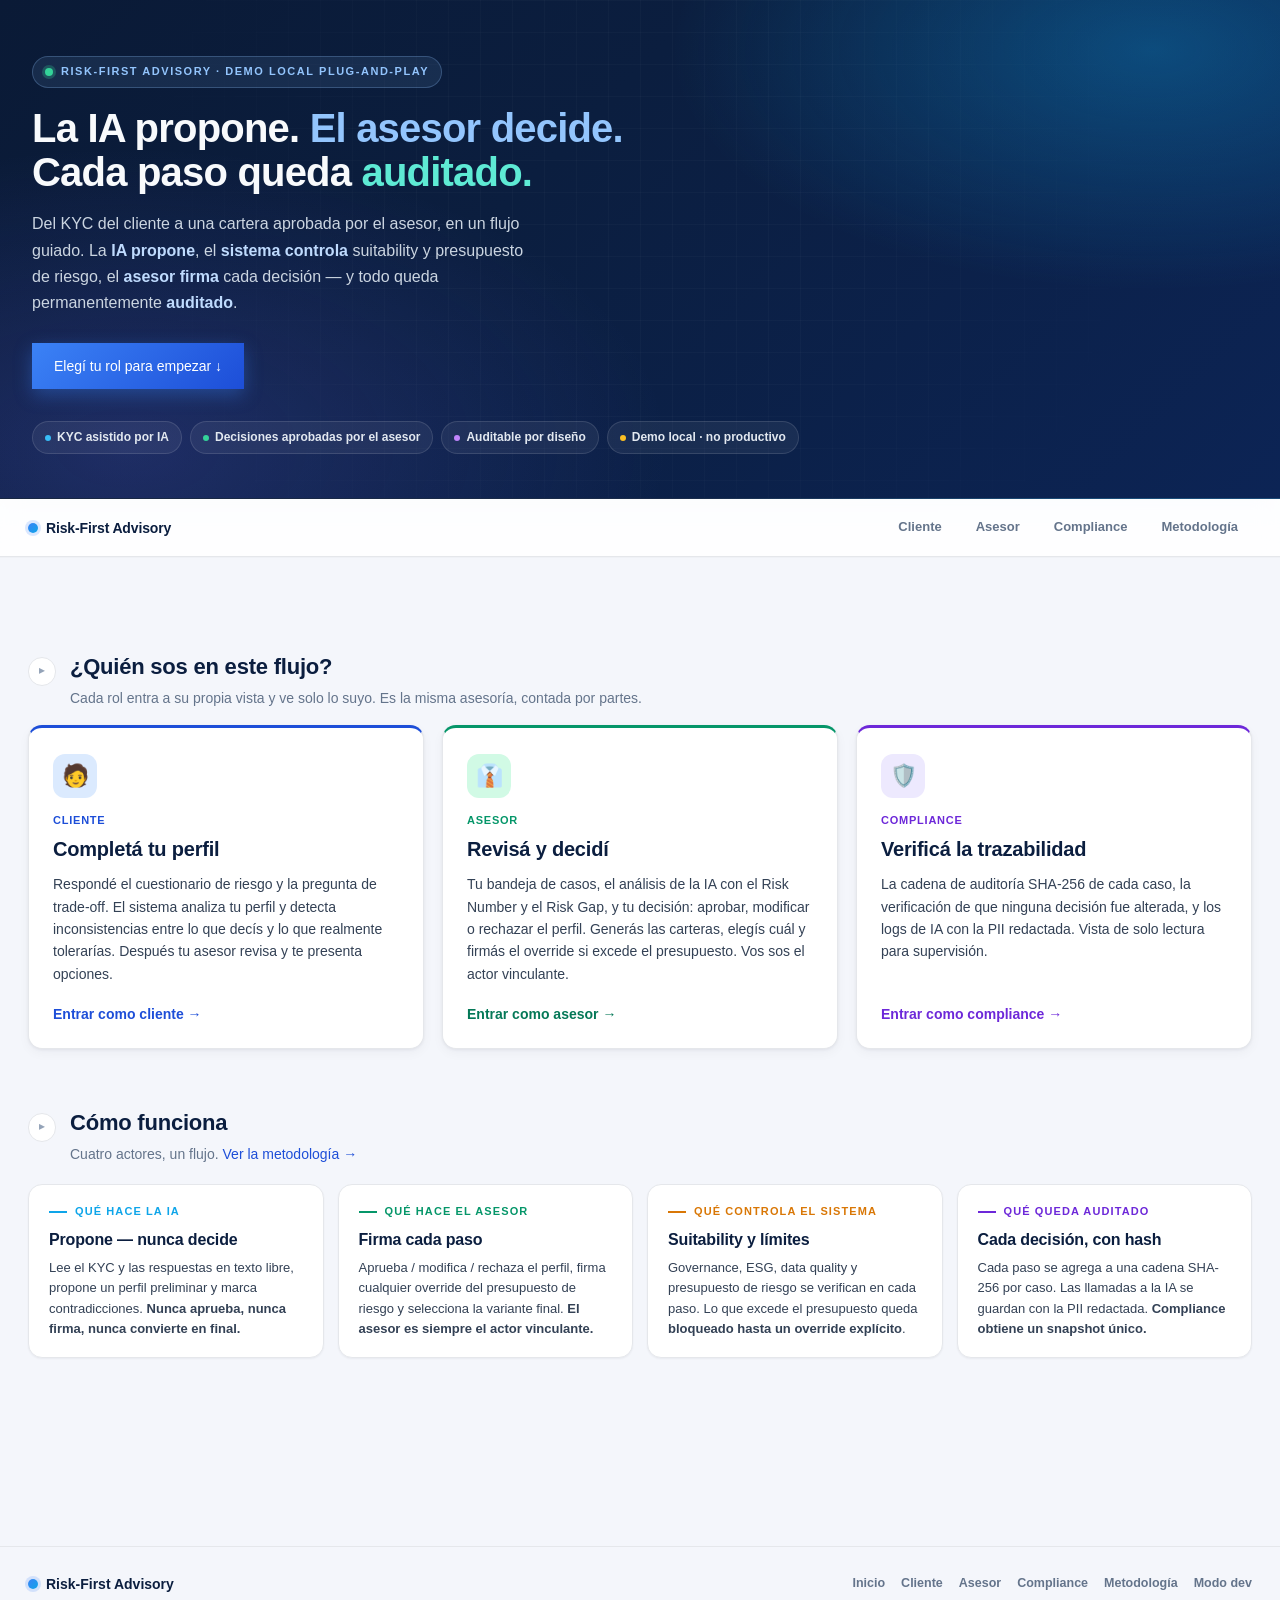
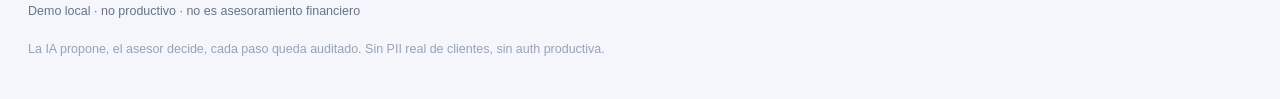
<file: frontend/index.html>
<!DOCTYPE html>
<html lang="es">
<head>
  <meta charset="UTF-8" />
  <meta name="viewport" content="width=device-width, initial-scale=1.0" />
  <title>Risk-First Advisory — La IA propone, el asesor decide</title>
  <meta name="description" content="Del KYC del cliente a una cartera aprobada por el asesor, con cada paso auditado. Elegí tu rol: cliente, asesor o compliance." />
  <link rel="stylesheet" href="css/base.css">
</head>
<body>

<section class="hero">
  <div class="hero-inner">
    <div class="hero-text">
      <div class="hero-eyebrow">Risk-First Advisory · Demo local plug-and-play</div>
      <h1 class="hero-title">
        La IA propone. <span class="hero-em">El asesor decide.</span><br>
        Cada paso queda <span class="hero-em-2">auditado.</span>
      </h1>
      <p class="hero-sub">
        Del KYC del cliente a una cartera aprobada por el asesor, en un flujo guiado.
        La <strong style="color:#bfdbfe;">IA propone</strong>, el
        <strong style="color:#bfdbfe;">sistema controla</strong> suitability y presupuesto de riesgo,
        el <strong style="color:#bfdbfe;">asesor firma</strong> cada decisión — y todo queda
        permanentemente <strong style="color:#bfdbfe;">auditado</strong>.
      </p>
      <div class="hero-cta">
        <a href="#roles" class="btn-primary btn-lg" style="text-decoration:none;display:inline-flex;align-items:center;gap:8px;">
          Elegí tu rol para empezar ↓
        </a>
      </div>
    </div>
  </div>
  <div class="hero-badges">
    <span class="badge badge-ai">KYC asistido por IA</span>
    <span class="badge badge-advisor">Decisiones aprobadas por el asesor</span>
    <span class="badge badge-audit">Auditable por diseño</span>
    <span class="badge badge-local">Demo local · no productivo</span>
  </div>
</section>

<nav class="top-nav">
  <div class="top-nav-inner">
    <a href="index.html" class="nav-brand" style="text-decoration:none;"><span class="nav-brand-dot"></span>Risk-First Advisory</a>
    <span class="nav-spacer"></span>
    <a href="client.html" class="nav-item is-client">Cliente</a>
    <a href="advisor.html" class="nav-item is-advisor">Asesor</a>
    <a href="compliance.html" class="nav-item is-compliance">Compliance</a>
    <a href="methodology.html" class="nav-item">Metodología</a>
  </div>
</nav>

<main class="page">

  <!-- ── Elegí tu rol ─────────────────────────────────────────────────────── -->
  <div class="section-band" id="roles">
    <span class="num">▸</span>
    <div>
      <h2>¿Quién sos en este flujo?</h2>
      <div class="sub">Cada rol entra a su propia vista y ve solo lo suyo. Es la misma asesoría, contada por partes.</div>
    </div>
  </div>

  <section class="role-grid">
    <a class="role-card" href="client.html">
      <div class="role-card-icon">🧑</div>
      <div class="role-card-eyebrow">Cliente</div>
      <div class="role-card-title">Completá tu perfil</div>
      <div class="role-card-body">
        Respondé el cuestionario de riesgo y la pregunta de trade-off. El sistema analiza tu
        perfil y detecta inconsistencias entre lo que decís y lo que realmente tolerarías.
        Después tu asesor revisa y te presenta opciones.
      </div>
      <div class="role-card-cta">Entrar como cliente →</div>
    </a>

    <a class="role-card is-advisor" href="advisor.html">
      <div class="role-card-icon">👔</div>
      <div class="role-card-eyebrow">Asesor</div>
      <div class="role-card-title">Revisá y decidí</div>
      <div class="role-card-body">
        Tu bandeja de casos, el análisis de la IA con el Risk Number y el Risk Gap, y tu decisión:
        aprobar, modificar o rechazar el perfil. Generás las carteras, elegís cuál y firmás el
        override si excede el presupuesto. Vos sos el actor vinculante.
      </div>
      <div class="role-card-cta">Entrar como asesor →</div>
    </a>

    <a class="role-card is-compliance" href="compliance.html">
      <div class="role-card-icon">🛡️</div>
      <div class="role-card-eyebrow">Compliance</div>
      <div class="role-card-title">Verificá la trazabilidad</div>
      <div class="role-card-body">
        La cadena de auditoría SHA-256 de cada caso, la verificación de que ninguna decisión fue
        alterada, y los logs de IA con la PII redactada. Vista de solo lectura para supervisión.
      </div>
      <div class="role-card-cta">Entrar como compliance →</div>
    </a>
  </section>

  <!-- ── Cómo funciona (condensado) ───────────────────────────────────────── -->
  <div class="section-band">
    <span class="num">▸</span>
    <div>
      <h2>Cómo funciona</h2>
      <div class="sub">Cuatro actores, un flujo. <a href="methodology.html">Ver la metodología →</a></div>
    </div>
  </div>
  <section class="story-strip">
    <div class="story-card">
      <div class="story-eyebrow">Qué hace la IA</div>
      <div class="story-title">Propone — nunca decide</div>
      <div class="story-body">
        Lee el KYC y las respuestas en texto libre, propone un perfil preliminar y marca
        contradicciones. <strong>Nunca aprueba, nunca firma, nunca convierte en final.</strong>
      </div>
    </div>
    <div class="story-card is-advisor">
      <div class="story-eyebrow">Qué hace el asesor</div>
      <div class="story-title">Firma cada paso</div>
      <div class="story-body">
        Aprueba / modifica / rechaza el perfil, firma cualquier override del presupuesto de
        riesgo y selecciona la variante final. <strong>El asesor es siempre el actor vinculante.</strong>
      </div>
    </div>
    <div class="story-card is-system">
      <div class="story-eyebrow">Qué controla el sistema</div>
      <div class="story-title">Suitability y límites</div>
      <div class="story-body">
        Governance, ESG, data quality y presupuesto de riesgo se verifican en cada paso. Lo que
        excede el presupuesto queda <strong>bloqueado hasta un override explícito</strong>.
      </div>
    </div>
    <div class="story-card is-audit">
      <div class="story-eyebrow">Qué queda auditado</div>
      <div class="story-title">Cada decisión, con hash</div>
      <div class="story-body">
        Cada paso se agrega a una cadena SHA-256 por caso. Las llamadas a la IA se guardan con la
        PII redactada. <strong>Compliance obtiene un snapshot único.</strong>
      </div>
    </div>
  </section>

</main>

<footer class="site-footer">
  <div>
    <div class="foot-brand"><span class="nav-brand-dot"></span>Risk-First Advisory</div>
    <div style="margin-top:6px;">Demo local · no productivo · no es asesoramiento financiero</div>
  </div>
  <div class="foot-spacer"></div>
  <div class="foot-links">
    <a href="index.html">Inicio</a>
    <a href="client.html">Cliente</a>
    <a href="advisor.html">Asesor</a>
    <a href="compliance.html">Compliance</a>
    <a href="methodology.html">Metodología</a>
    <a href="advanced.html">Modo dev</a>
  </div>
  <div class="foot-note">La IA propone, el asesor decide, cada paso queda auditado. Sin PII real de clientes, sin auth productiva.</div>
</footer>

</body>
</html>
</file>
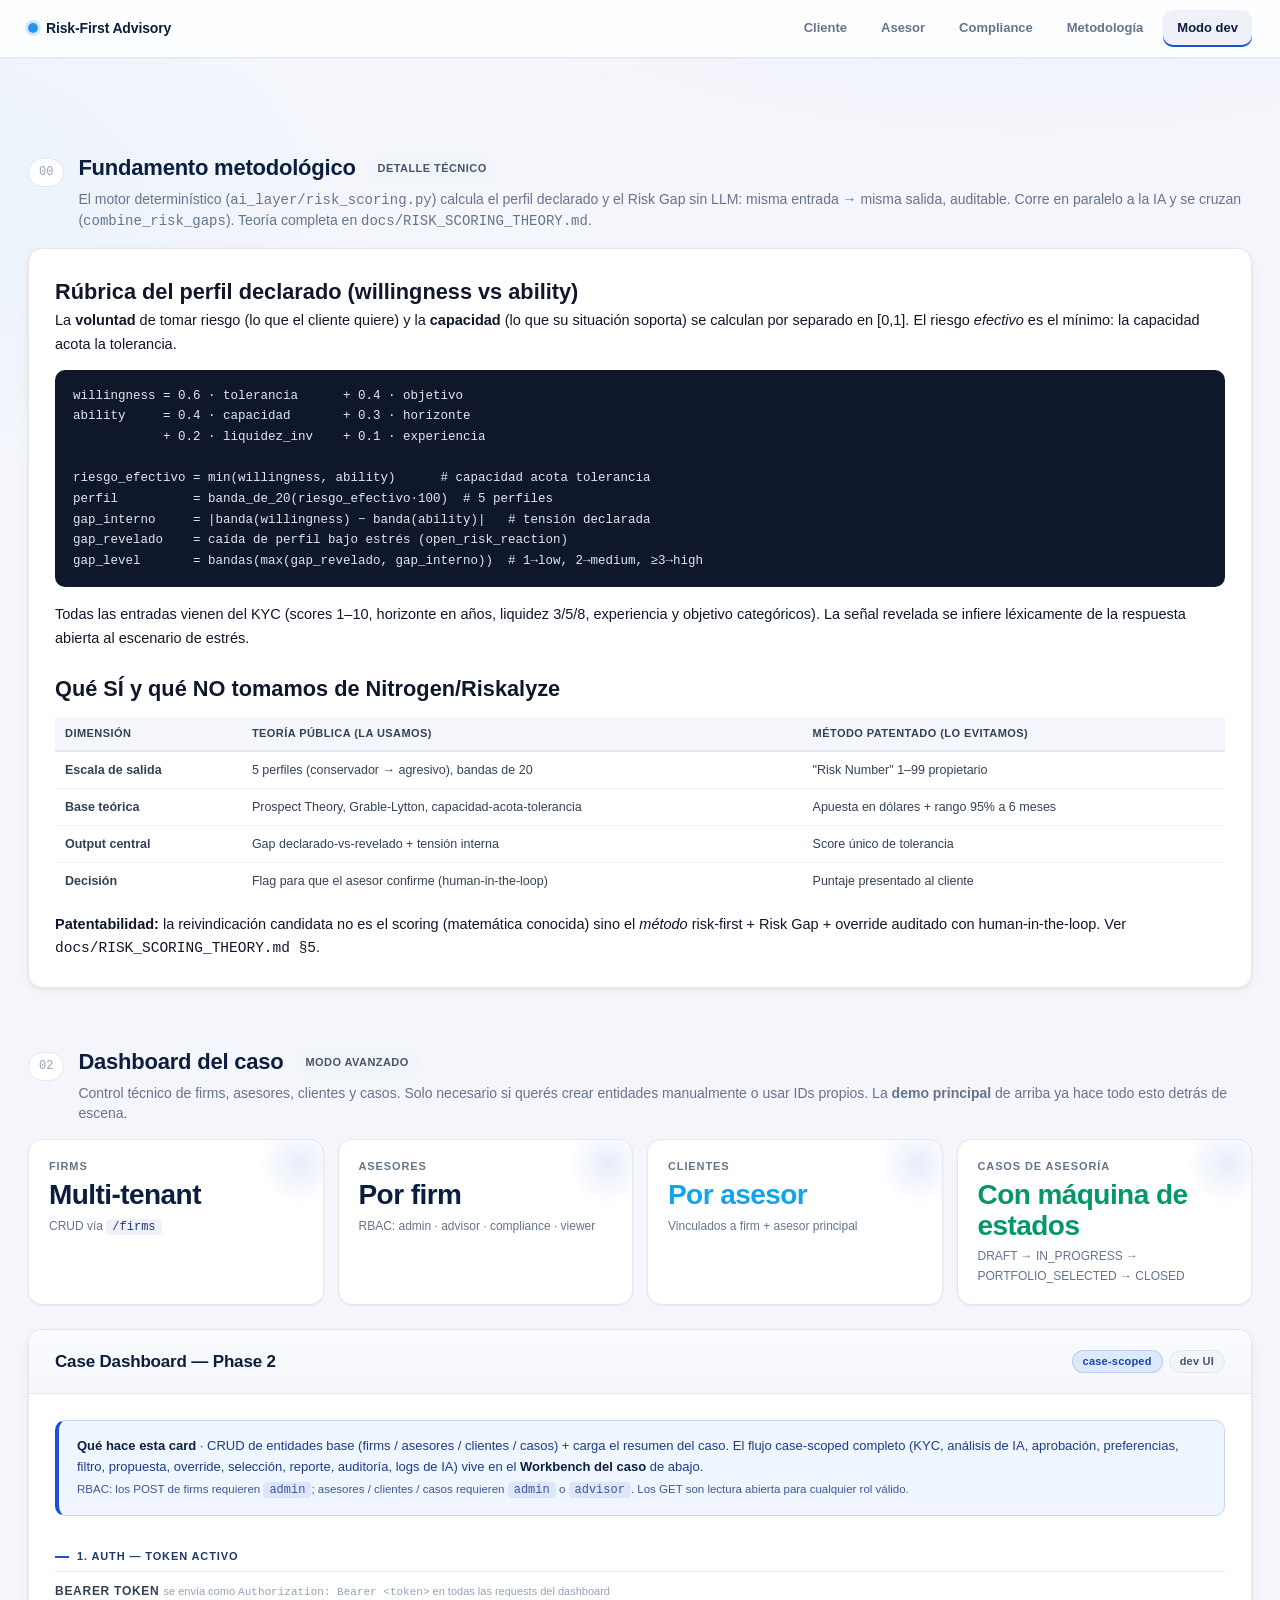
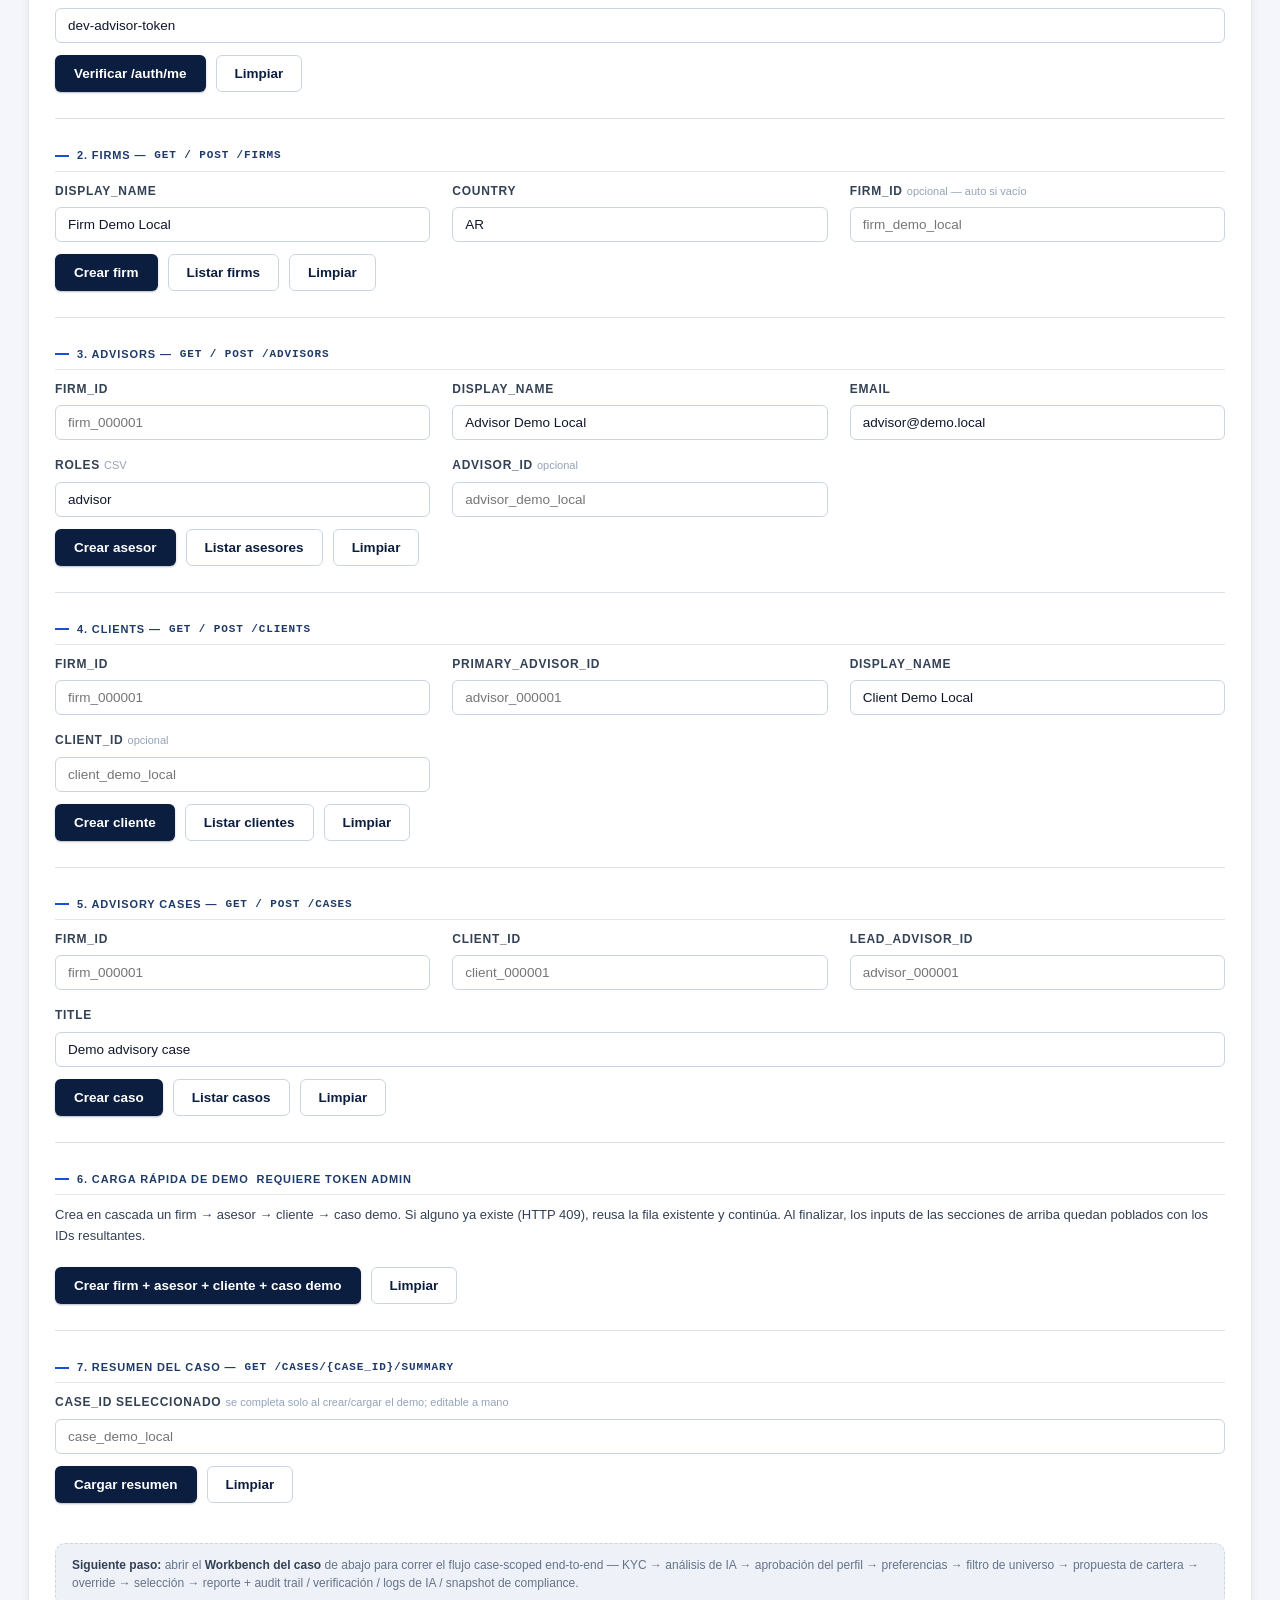
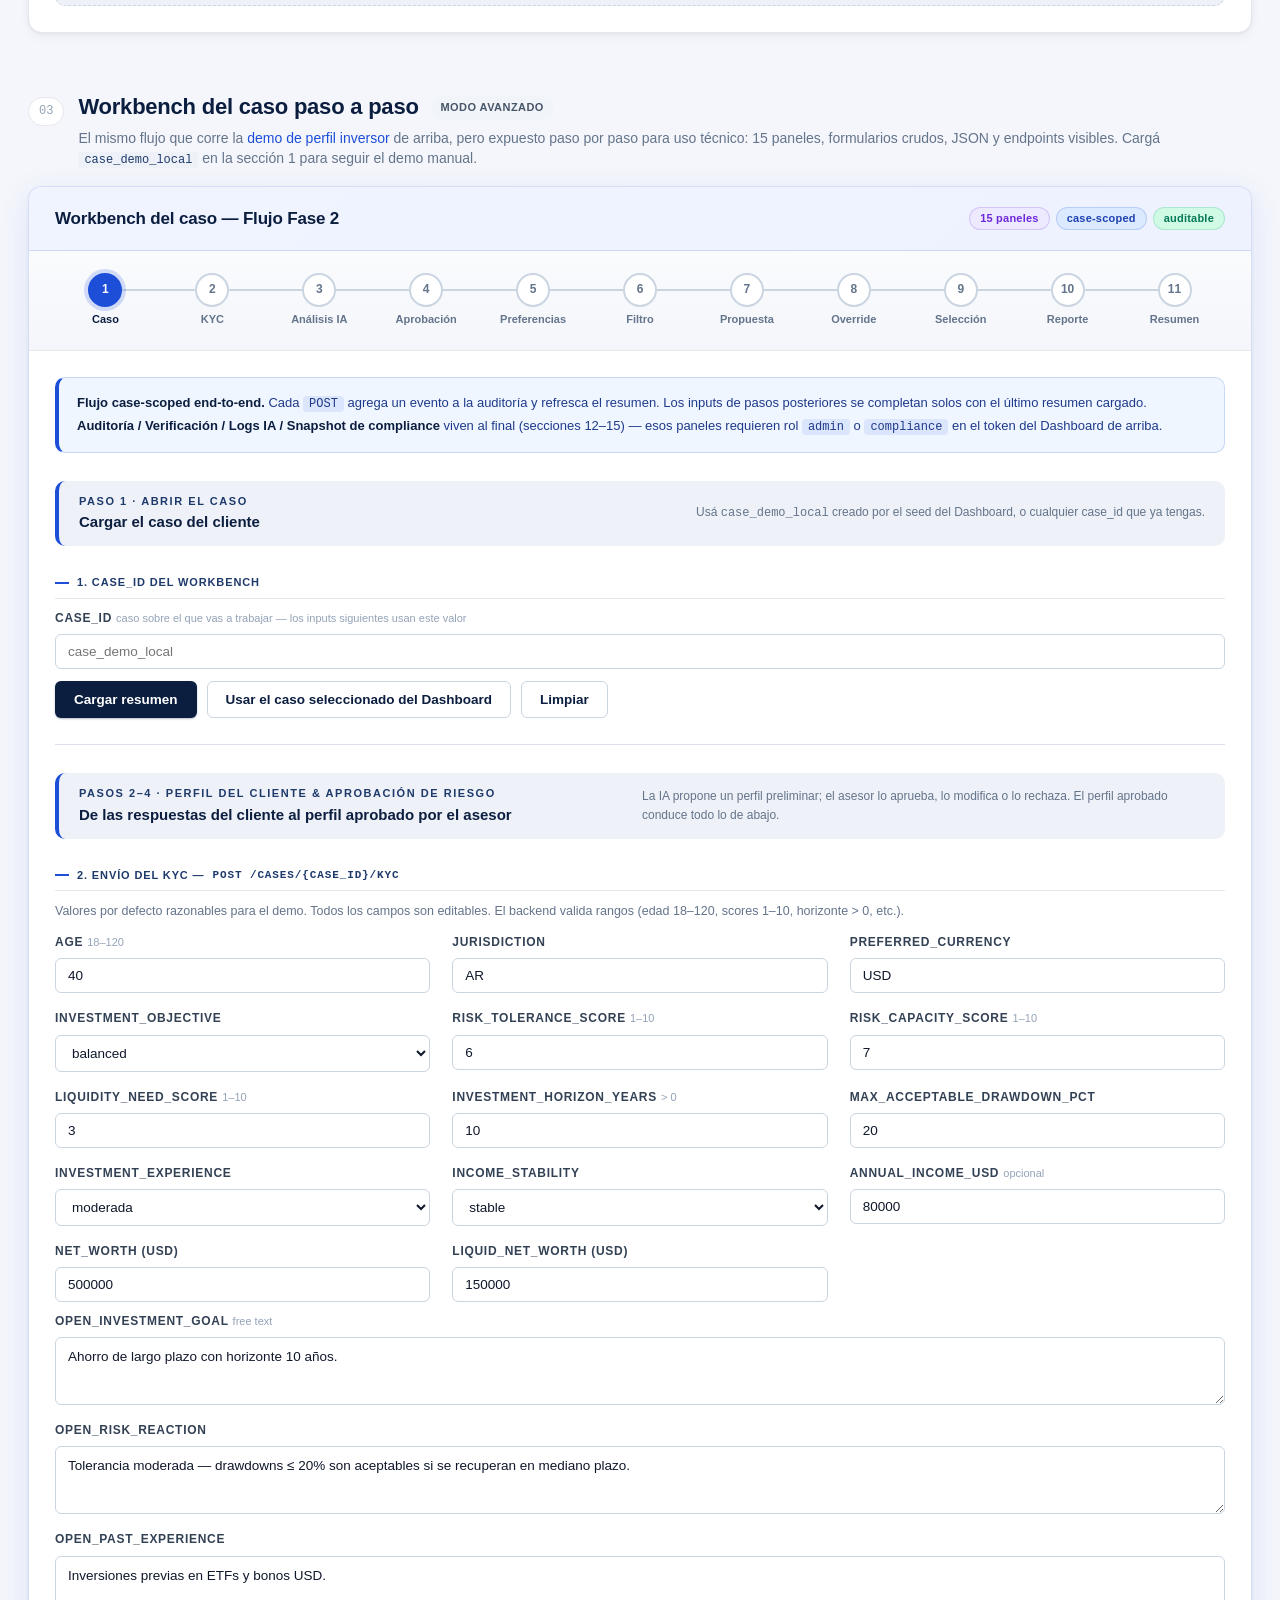
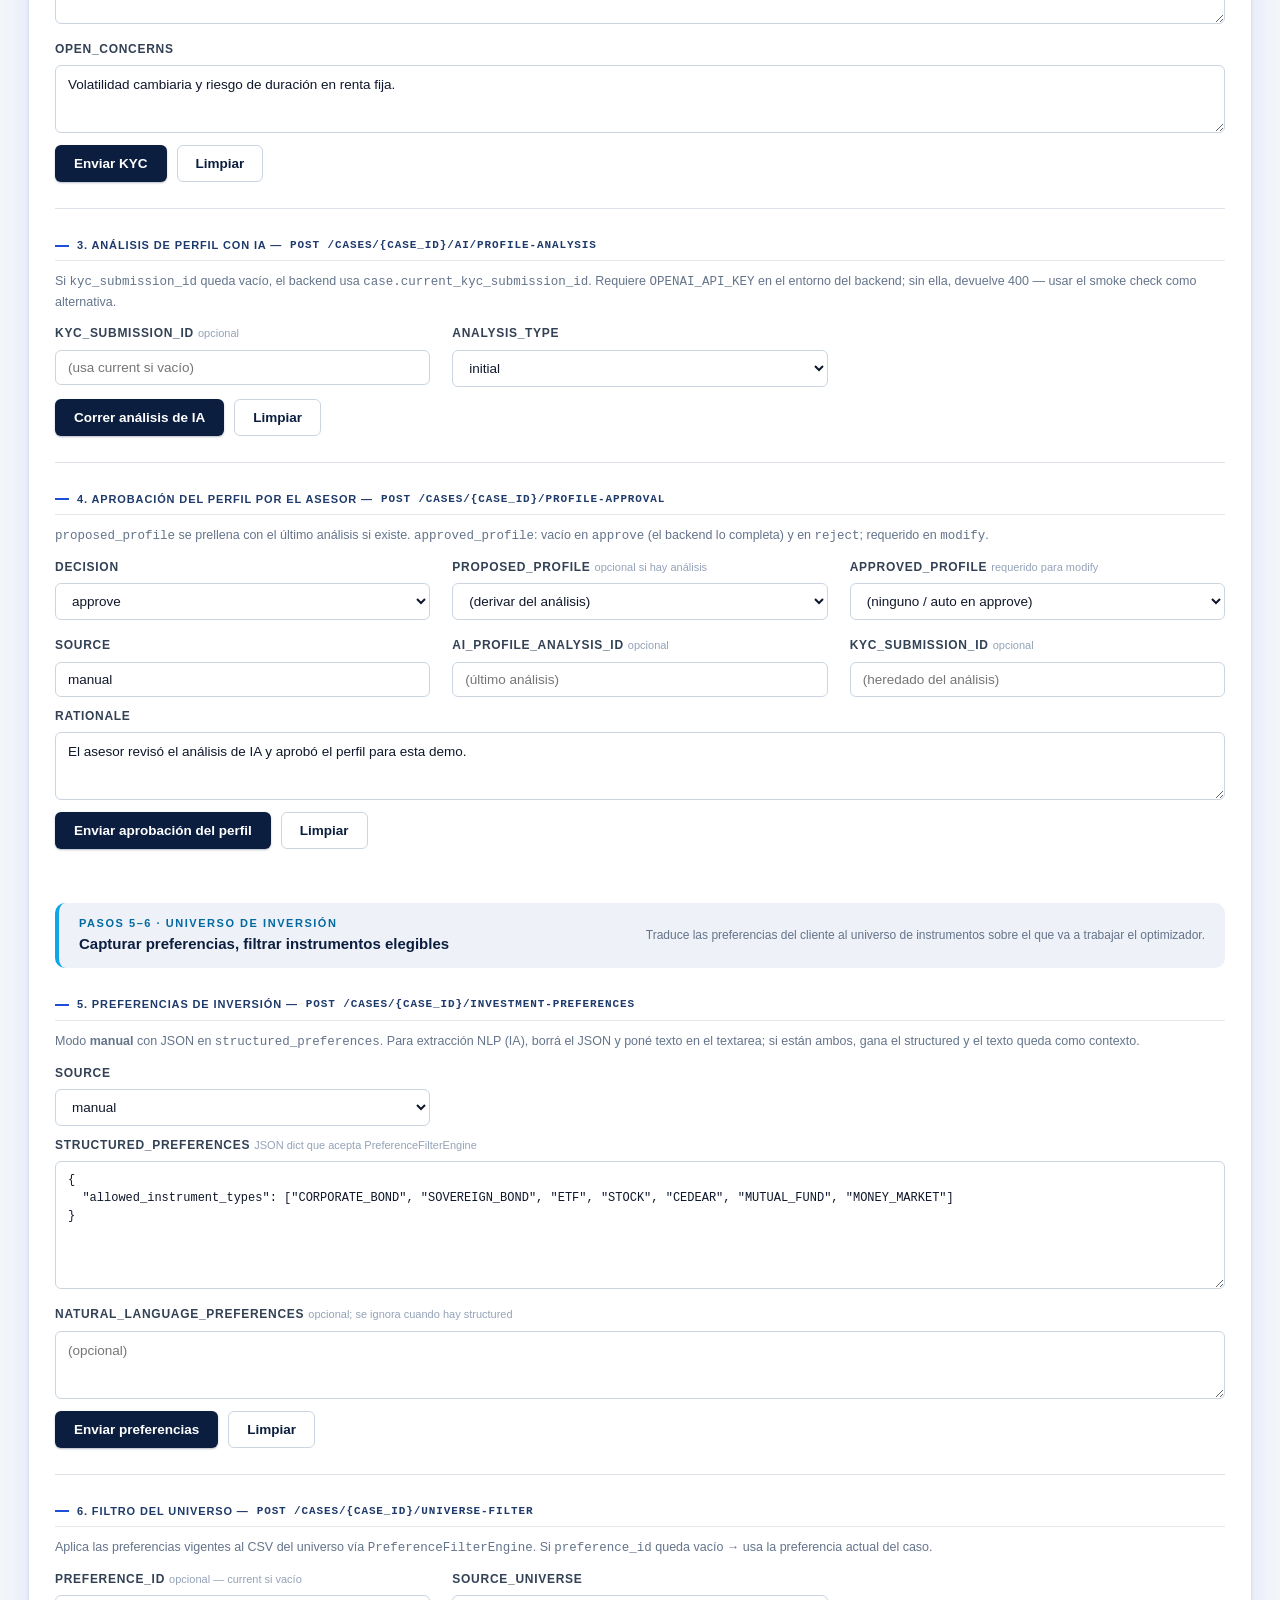
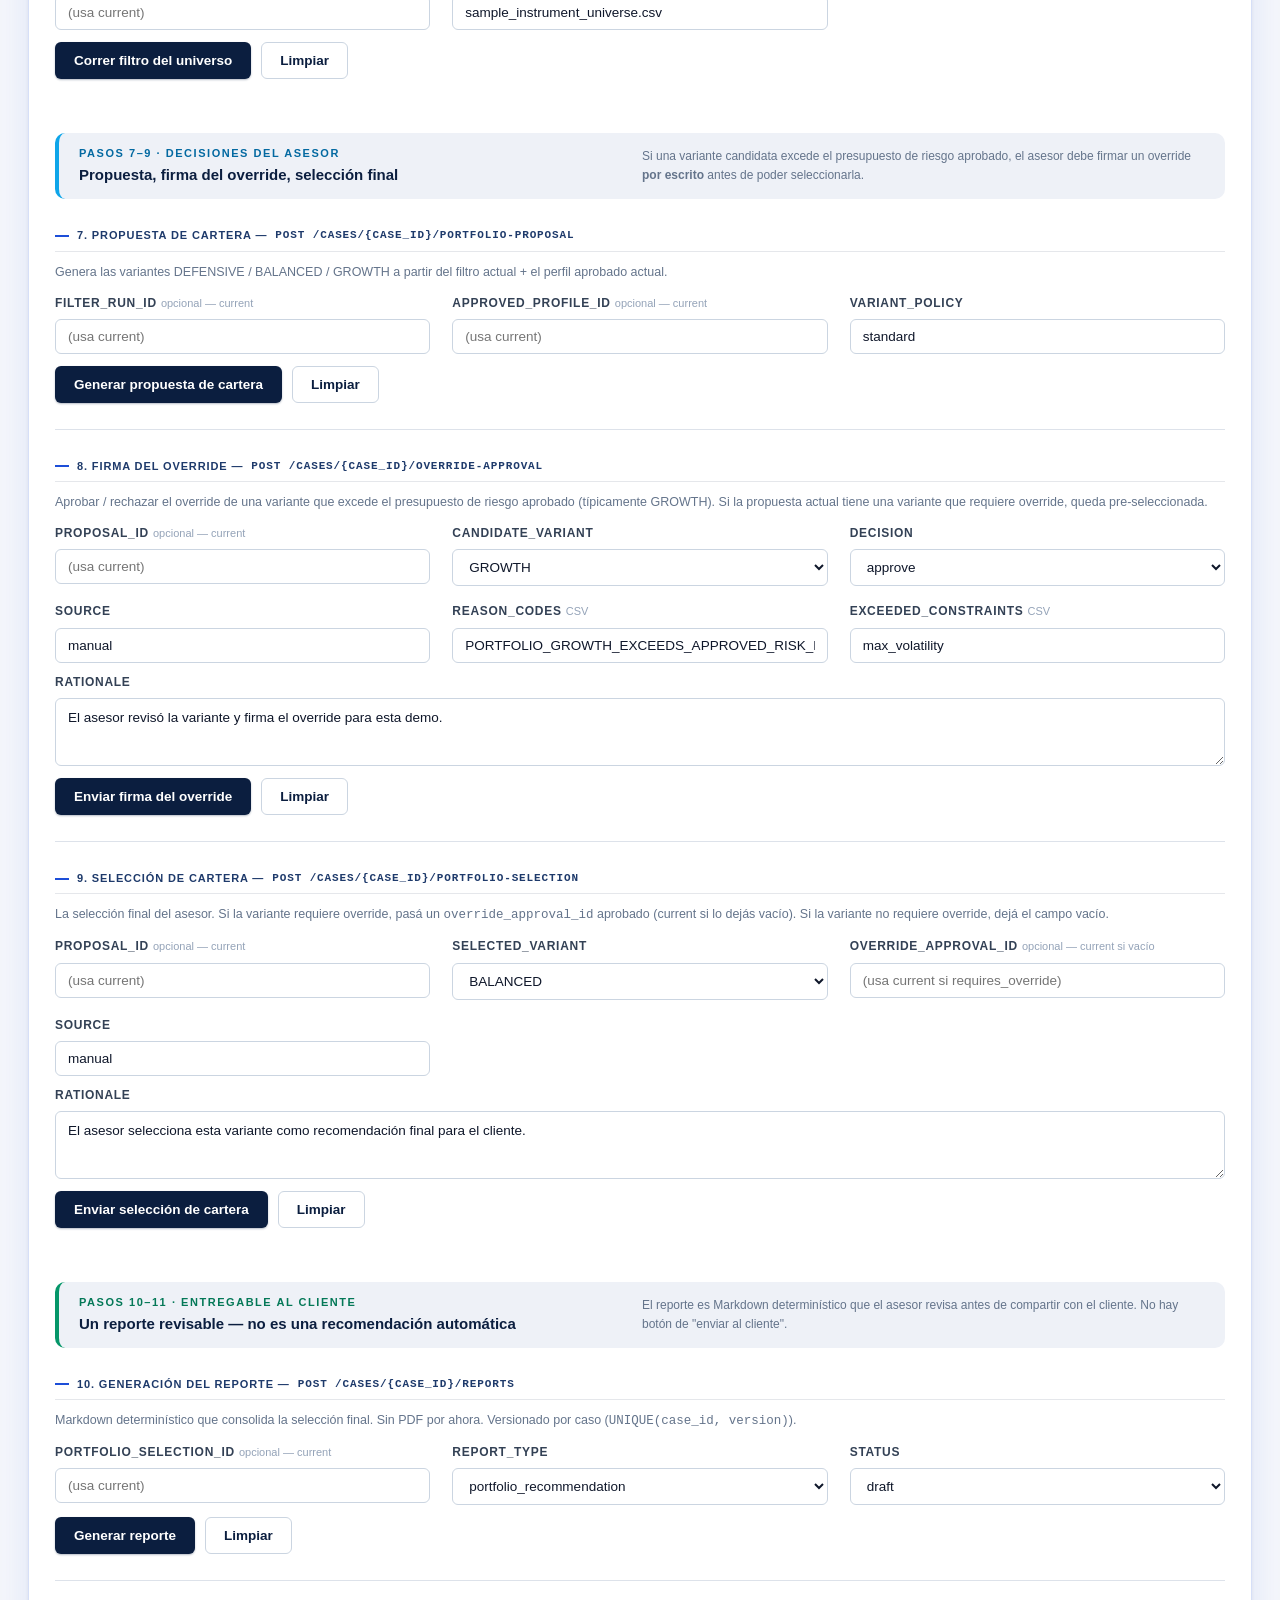
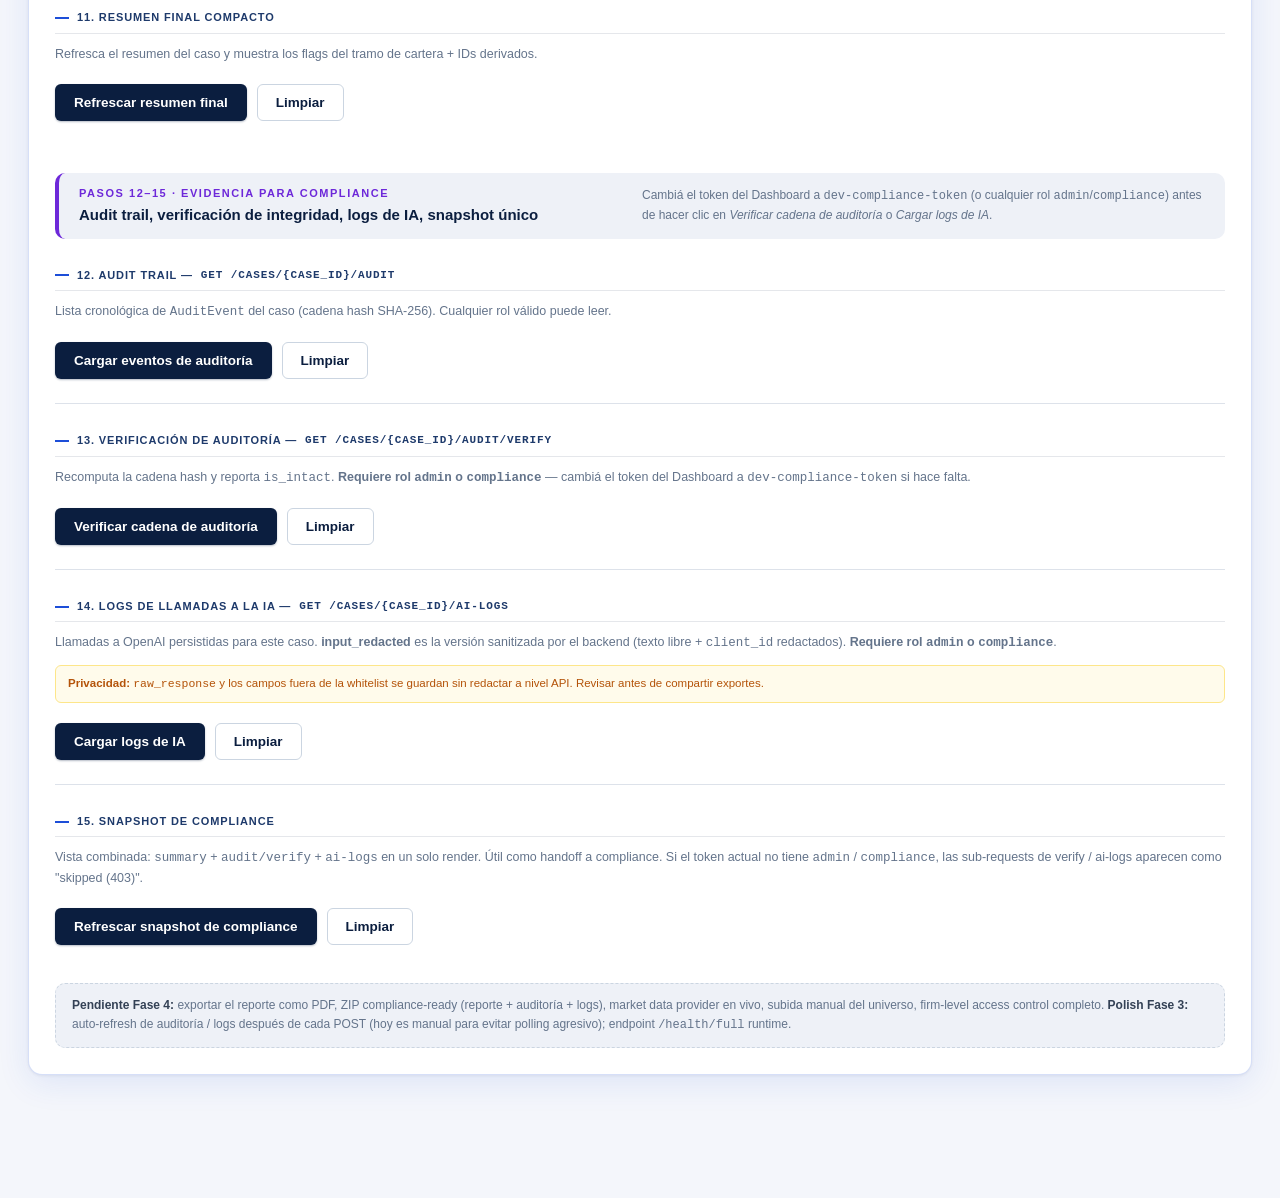
<file: frontend/advanced.html>
<!DOCTYPE html>
<html lang="en">
<head>
  <meta charset="UTF-8" />
  <meta name="viewport" content="width=device-width, initial-scale=1.0" />
  <title>Risk-First Advisory — Modo técnico (Dashboard / Workbench)</title>
  <meta name="description" content="Modo técnico: Case Dashboard, Workbench paso a paso y demos previos. No es la vista de presentación." />
  <link rel="stylesheet" href="css/base.css">
</head>
<body>
<nav class="top-nav"><div class="top-nav-inner">
  <a href="index.html" class="nav-brand" style="text-decoration:none;"><span class="nav-brand-dot"></span>Risk-First Advisory</a>
  <span class="nav-spacer"></span>
  <a href="client.html" class="nav-item is-client">Cliente</a>
  <a href="advisor.html" class="nav-item is-advisor">Asesor</a>
  <a href="compliance.html" class="nav-item is-compliance">Compliance</a>
  <a href="methodology.html" class="nav-item">Metodología</a>
  <a href="advanced.html" class="nav-item is-active nav-item-muted">Modo dev</a>
</div></nav>

<main class="page">

  <!-- ═════════════════════════════════════════════════════════════════════ -->
  <!-- 00 · FUNDAMENTO METODOLÓGICO — fórmulas del motor determinístico       -->
  <!-- ═════════════════════════════════════════════════════════════════════ -->
  <div class="section-band" id="fundamento">
    <span class="num">00</span>
    <div>
      <h2>Fundamento metodológico
        <span style="display:inline-block;margin-left:6px;padding:3px 10px;background:#f1f5f9;color:#475569;border-radius:999px;font-size:11px;font-weight:700;letter-spacing:.04em;text-transform:uppercase;vertical-align:middle;">Detalle técnico</span>
      </h2>
      <div class="sub">
        El motor determinístico (<code>ai_layer/risk_scoring.py</code>) calcula el perfil declarado y
        el Risk Gap sin LLM: misma entrada → misma salida, auditable. Corre en paralelo a la IA y
        se cruzan (<code>combine_risk_gaps</code>). Teoría completa en <code>docs/RISK_SCORING_THEORY.md</code>.
      </div>
    </div>
  </div>

  <div class="card" id="card-fundamento">
    <div class="card-body">
      <h2>Rúbrica del perfil declarado (willingness vs ability)</h2>
      <p class="sub" style="margin-bottom:14px;">
        La <strong>voluntad</strong> de tomar riesgo (lo que el cliente quiere) y la
        <strong>capacidad</strong> (lo que su situación soporta) se calculan por separado en [0,1].
        El riesgo <em>efectivo</em> es el mínimo: la capacidad acota la tolerancia.
      </p>

      <pre style="background:#0f172a;color:#e2e8f0;border-radius:10px;padding:16px 18px;overflow-x:auto;font-size:12.5px;line-height:1.65;margin:0 0 16px;"><code>willingness = 0.6 · tolerancia      + 0.4 · objetivo
ability     = 0.4 · capacidad       + 0.3 · horizonte
            + 0.2 · liquidez_inv    + 0.1 · experiencia

riesgo_efectivo = min(willingness, ability)      # capacidad acota tolerancia
perfil          = banda_de_20(riesgo_efectivo·100)  # 5 perfiles
gap_interno     = |banda(willingness) − banda(ability)|   # tensión declarada
gap_revelado    = caída de perfil bajo estrés (open_risk_reaction)
gap_level       = bandas(max(gap_revelado, gap_interno))  # 1→low, 2→medium, ≥3→high</code></pre>

      <p class="sub" style="margin-bottom:8px;">
        Todas las entradas vienen del KYC (scores 1–10, horizonte en años, liquidez 3/5/8,
        experiencia y objetivo categóricos). La señal revelada se infiere léxicamente de la
        respuesta abierta al escenario de estrés.
      </p>

      <h2 style="margin-top:22px;">Qué SÍ y qué NO tomamos de Nitrogen/Riskalyze</h2>
      <table style="width:100%;border-collapse:collapse;font-size:12.5px;margin-top:10px;">
        <thead>
          <tr style="text-align:left;border-bottom:2px solid var(--rf-border);">
            <th style="padding:8px 10px;">Dimensión</th>
            <th style="padding:8px 10px;">Teoría pública (la usamos)</th>
            <th style="padding:8px 10px;">Método patentado (lo evitamos)</th>
          </tr>
        </thead>
        <tbody>
          <tr style="border-bottom:1px solid var(--rf-border);">
            <td style="padding:8px 10px;font-weight:600;">Escala de salida</td>
            <td style="padding:8px 10px;">5 perfiles (conservador → agresivo), bandas de 20</td>
            <td style="padding:8px 10px;">"Risk Number" 1–99 propietario</td>
          </tr>
          <tr style="border-bottom:1px solid var(--rf-border);">
            <td style="padding:8px 10px;font-weight:600;">Base teórica</td>
            <td style="padding:8px 10px;">Prospect Theory, Grable-Lytton, capacidad-acota-tolerancia</td>
            <td style="padding:8px 10px;">Apuesta en dólares + rango 95% a 6 meses</td>
          </tr>
          <tr style="border-bottom:1px solid var(--rf-border);">
            <td style="padding:8px 10px;font-weight:600;">Output central</td>
            <td style="padding:8px 10px;">Gap declarado-vs-revelado + tensión interna</td>
            <td style="padding:8px 10px;">Score único de tolerancia</td>
          </tr>
          <tr>
            <td style="padding:8px 10px;font-weight:600;">Decisión</td>
            <td style="padding:8px 10px;">Flag para que el asesor confirme (human-in-the-loop)</td>
            <td style="padding:8px 10px;">Puntaje presentado al cliente</td>
          </tr>
        </tbody>
      </table>
      <p class="sub" style="margin-top:14px;">
        <strong>Patentabilidad:</strong> la reivindicación candidata no es el scoring (matemática
        conocida) sino el <em>método</em> risk-first + Risk Gap + override auditado con
        human-in-the-loop. Ver <code>docs/RISK_SCORING_THEORY.md §5</code>.
      </p>
    </div>
  </div>

  <!-- ═════════════════════════════════════════════════════════════════════ -->
  <!-- 02 · CASE DASHBOARD — Modo avanzado (CRUD técnico)                    -->
  <!-- ═════════════════════════════════════════════════════════════════════ -->
  <div class="section-band" id="dash-anchor">
    <span class="num">02</span>
    <div>
      <h2>Dashboard del caso
        <span style="display:inline-block;margin-left:6px;padding:3px 10px;background:#f1f5f9;color:#475569;border-radius:999px;font-size:11px;font-weight:700;letter-spacing:.04em;text-transform:uppercase;vertical-align:middle;">Modo avanzado</span>
      </h2>
      <div class="sub">
        Control técnico de firms, asesores, clientes y casos. Solo necesario si querés
        crear entidades manualmente o usar IDs propios. La <strong>demo principal</strong> de arriba
        ya hace todo esto detrás de escena.
      </div>
    </div>
  </div>

  <!-- KPI strip — quick orientation of what the Dashboard manages -->
  <div class="kpi-grid">
    <div class="kpi-card">
      <div class="kpi-label">Firms</div>
      <div class="kpi-value">Multi-tenant</div>
      <div class="kpi-sub">CRUD vía <code class="inline-code">/firms</code></div>
    </div>
    <div class="kpi-card">
      <div class="kpi-label">Asesores</div>
      <div class="kpi-value">Por firm</div>
      <div class="kpi-sub">RBAC: admin · advisor · compliance · viewer</div>
    </div>
    <div class="kpi-card is-accent">
      <div class="kpi-label">Clientes</div>
      <div class="kpi-value">Por asesor</div>
      <div class="kpi-sub">Vinculados a firm + asesor principal</div>
    </div>
    <div class="kpi-card is-success">
      <div class="kpi-label">Casos de asesoría</div>
      <div class="kpi-value">Con máquina de estados</div>
      <div class="kpi-sub">DRAFT → IN_PROGRESS → PORTFOLIO_SELECTED → CLOSED</div>
    </div>
  </div>

  <!-- PRESERVED VERBATIM: Case Dashboard card (was section 9) -->
  <!--
    Entrada inicial al workflow case-scoped de Fase 2: CRUD de entidades base
    (firms / advisors / clients / cases) + summary. Las acciones case-scoped
    del workflow (KYC, AI analysis, profile approval, preferences, universe
    filter, portfolio proposal, override, selection, reports, audit, AI logs)
    viven en el Case Workbench (sección 02 abajo).

    Alternativas sin UI (Phase 2 backend end-to-end, OpenAI mockeado):
      python scripts/run_case_workflow_smoke_check.py
    o Swagger UI en http://127.0.0.1:8000/docs
  -->
  <div class="card" id="card-case-dashboard">
    <div class="card-header">
      <h2>Case Dashboard — Phase 2</h2>
      <div class="pill-cluster">
        <span class="pill pill-blue">case-scoped</span>
        <span class="pill pill-grey">dev UI</span>
      </div>
    </div>
    <div class="card-body">

      <div class="ai-disclaimer">
        <strong>Qué hace esta card</strong> · CRUD de entidades base (firms / asesores / clientes / casos) + carga el resumen del caso.
        El flujo case-scoped completo (KYC, análisis de IA, aprobación, preferencias, filtro, propuesta, override, selección, reporte,
        auditoría, logs de IA) vive en el <strong>Workbench del caso</strong> de abajo.
        <br><span style="font-size:11.5px;opacity:.85;">RBAC: los POST de firms requieren <code>admin</code>; asesores / clientes / casos requieren <code>admin</code> o <code>advisor</code>. Los GET son lectura abierta para cualquier rol válido.</span>
      </div>

      <!-- ── Section 1: Auth / token ──────────────────────── -->
      <div style="padding:14px 0;border-bottom:1px solid #dde2ea;margin-bottom:14px;">
        <div class="ai-section-title" style="margin-bottom:10px;">1. Auth — token activo</div>
        <div class="form-grid cols-3">
          <div class="field full-span">
            <label>Bearer token <span class="hint">se envía como <code>Authorization: Bearer &lt;token&gt;</code> en todas las requests del dashboard</span></label>
            <input type="text" id="cd-token" value="dev-advisor-token" autocomplete="off" spellcheck="false" />
          </div>
        </div>
        <div class="actions" style="margin-top:12px;">
          <button class="btn-primary" id="cd-btn-auth" onclick="cdCheckAuth()">Verificar /auth/me</button>
          <button class="btn-secondary" onclick="cdClearResult('cd-auth-result')">Limpiar</button>
        </div>
        <div id="cd-auth-result" style="margin-top:12px;"></div>
      </div>

      <!-- ── Section 2: Firms ─────────────────────────────── -->
      <div style="padding:14px 0;border-bottom:1px solid #dde2ea;margin-bottom:14px;">
        <div class="ai-section-title" style="margin-bottom:10px;">2. Firms — <code>GET / POST /firms</code></div>
        <div class="form-grid cols-3">
          <div class="field">
            <label>display_name</label>
            <input type="text" id="cd-firm-name" value="Firm Demo Local" />
          </div>
          <div class="field">
            <label>country</label>
            <input type="text" id="cd-firm-country" value="AR" />
          </div>
          <div class="field">
            <label>firm_id <span class="hint">opcional — auto si vacío</span></label>
            <input type="text" id="cd-firm-id" placeholder="firm_demo_local" />
          </div>
        </div>
        <div class="actions" style="margin-top:12px;">
          <button class="btn-primary" id="cd-btn-create-firm" onclick="cdCreateFirm()">Crear firm</button>
          <button class="btn-secondary" id="cd-btn-list-firms" onclick="cdListFirms()">Listar firms</button>
          <button class="btn-secondary" onclick="cdClearResult('cd-firms-result')">Limpiar</button>
        </div>
        <div id="cd-firms-result" style="margin-top:12px;"></div>
      </div>

      <!-- ── Section 3: Advisors ──────────────────────────── -->
      <div style="padding:14px 0;border-bottom:1px solid #dde2ea;margin-bottom:14px;">
        <div class="ai-section-title" style="margin-bottom:10px;">3. Advisors — <code>GET / POST /advisors</code></div>
        <div class="form-grid cols-3">
          <div class="field">
            <label>firm_id</label>
            <input type="text" id="cd-advisor-firm-id" placeholder="firm_000001" />
          </div>
          <div class="field">
            <label>display_name</label>
            <input type="text" id="cd-advisor-name" value="Advisor Demo Local" />
          </div>
          <div class="field">
            <label>email</label>
            <input type="text" id="cd-advisor-email" value="advisor@demo.local" />
          </div>
          <div class="field">
            <label>roles <span class="hint">CSV</span></label>
            <input type="text" id="cd-advisor-roles" value="advisor" />
          </div>
          <div class="field">
            <label>advisor_id <span class="hint">opcional</span></label>
            <input type="text" id="cd-advisor-id" placeholder="advisor_demo_local" />
          </div>
        </div>
        <div class="actions" style="margin-top:12px;">
          <button class="btn-primary" id="cd-btn-create-advisor" onclick="cdCreateAdvisor()">Crear asesor</button>
          <button class="btn-secondary" id="cd-btn-list-advisors" onclick="cdListAdvisors()">Listar asesores</button>
          <button class="btn-secondary" onclick="cdClearResult('cd-advisors-result')">Limpiar</button>
        </div>
        <div id="cd-advisors-result" style="margin-top:12px;"></div>
      </div>

      <!-- ── Section 4: Clients ───────────────────────────── -->
      <div style="padding:14px 0;border-bottom:1px solid #dde2ea;margin-bottom:14px;">
        <div class="ai-section-title" style="margin-bottom:10px;">4. Clients — <code>GET / POST /clients</code></div>
        <div class="form-grid cols-3">
          <div class="field">
            <label>firm_id</label>
            <input type="text" id="cd-client-firm-id" placeholder="firm_000001" />
          </div>
          <div class="field">
            <label>primary_advisor_id</label>
            <input type="text" id="cd-client-advisor-id" placeholder="advisor_000001" />
          </div>
          <div class="field">
            <label>display_name</label>
            <input type="text" id="cd-client-name" value="Client Demo Local" />
          </div>
          <div class="field">
            <label>client_id <span class="hint">opcional</span></label>
            <input type="text" id="cd-client-id" placeholder="client_demo_local" />
          </div>
        </div>
        <div class="actions" style="margin-top:12px;">
          <button class="btn-primary" id="cd-btn-create-client" onclick="cdCreateClient()">Crear cliente</button>
          <button class="btn-secondary" id="cd-btn-list-clients" onclick="cdListClients()">Listar clientes</button>
          <button class="btn-secondary" onclick="cdClearResult('cd-clients-result')">Limpiar</button>
        </div>
        <div id="cd-clients-result" style="margin-top:12px;"></div>
      </div>

      <!-- ── Section 5: Cases ─────────────────────────────── -->
      <div style="padding:14px 0;border-bottom:1px solid #dde2ea;margin-bottom:14px;">
        <div class="ai-section-title" style="margin-bottom:10px;">5. Advisory Cases — <code>GET / POST /cases</code></div>
        <div class="form-grid cols-3">
          <div class="field">
            <label>firm_id</label>
            <input type="text" id="cd-case-firm-id" placeholder="firm_000001" />
          </div>
          <div class="field">
            <label>client_id</label>
            <input type="text" id="cd-case-client-id" placeholder="client_000001" />
          </div>
          <div class="field">
            <label>lead_advisor_id</label>
            <input type="text" id="cd-case-advisor-id" placeholder="advisor_000001" />
          </div>
          <div class="field full-span">
            <label>title</label>
            <input type="text" id="cd-case-title" value="Demo advisory case" />
          </div>
        </div>
        <div class="actions" style="margin-top:12px;">
          <button class="btn-primary" id="cd-btn-create-case" onclick="cdCreateCase()">Crear caso</button>
          <button class="btn-secondary" id="cd-btn-list-cases" onclick="cdListCases()">Listar casos</button>
          <button class="btn-secondary" onclick="cdClearResult('cd-cases-result')">Limpiar</button>
        </div>
        <div id="cd-cases-result" style="margin-top:12px;"></div>
      </div>

      <!-- ── Section 6: Quick demo seed ───────────────────── -->
      <div style="padding:14px 0;border-bottom:1px solid #dde2ea;margin-bottom:14px;">
        <div class="ai-section-title" style="margin-bottom:10px;">6. Carga rápida de demo <span class="hint">requiere token admin</span></div>
        <p style="font-size:13px;color:var(--rf-text-body);margin:0 0 12px;">
          Crea en cascada un firm → asesor → cliente → caso demo. Si alguno ya existe (HTTP 409),
          reusa la fila existente y continúa. Al finalizar, los inputs de las secciones de arriba
          quedan poblados con los IDs resultantes.
        </p>
        <div class="actions">
          <button class="btn-primary" id="cd-btn-seed" onclick="cdSeedDemo()">Crear firm + asesor + cliente + caso demo</button>
          <button class="btn-secondary" onclick="cdClearResult('cd-seed-result')">Limpiar</button>
        </div>
        <div id="cd-seed-result" style="margin-top:12px;"></div>
      </div>

      <!-- ── Section 7: Case Summary ──────────────────────── -->
      <div style="padding:14px 0;">
        <div class="ai-section-title" style="margin-bottom:10px;">7. Resumen del caso — <code>GET /cases/{case_id}/summary</code></div>
        <div class="form-grid cols-3">
          <div class="field full-span">
            <label>case_id seleccionado <span class="hint">se completa solo al crear/cargar el demo; editable a mano</span></label>
            <input type="text" id="cd-summary-case-id" placeholder="case_demo_local" />
          </div>
        </div>
        <div class="actions" style="margin-top:12px;">
          <button class="btn-primary" id="cd-btn-summary" onclick="cdLoadSummary()">Cargar resumen</button>
          <button class="btn-secondary" onclick="cdClearResult('cd-summary-result')">Limpiar</button>
        </div>
        <div id="cd-summary-result" style="margin-top:12px;"></div>
      </div>

      <div class="fine-print">
        <strong>Siguiente paso:</strong> abrir el <strong>Workbench del caso</strong> de abajo para
        correr el flujo case-scoped end-to-end — KYC → análisis de IA → aprobación del perfil →
        preferencias → filtro de universo → propuesta de cartera → override → selección → reporte +
        audit trail / verificación / logs de IA / snapshot de compliance.
      </div>

    </div>
  </div>

  <!-- ═════════════════════════════════════════════════════════════════════ -->
  <!-- 02 · CASE WORKBENCH (primary)                                          -->
  <!-- ═════════════════════════════════════════════════════════════════════ -->
  <div class="section-band" id="case-workbench">
    <span class="num">03</span>
    <div>
      <h2>Workbench del caso paso a paso
        <span style="display:inline-block;margin-left:6px;padding:3px 10px;background:#f1f5f9;color:#475569;border-radius:999px;font-size:11px;font-weight:700;letter-spacing:.04em;text-transform:uppercase;vertical-align:middle;">Modo avanzado</span>
      </h2>
      <div class="sub">
        El mismo flujo que corre la <a href="#investor-anchor">demo de perfil inversor</a> de arriba, pero expuesto paso por paso para uso técnico:
        15 paneles, formularios crudos, JSON y endpoints visibles. Cargá
        <code class="inline-code">case_demo_local</code> en la sección 1 para seguir el demo manual.
      </div>
    </div>
  </div>

  <!--
    Case Workbench (Fase 3). Cubre el flujo case-scoped end-to-end en 15 secciones,
    agrupadas visualmente en 4 bloques (Profile / Portfolio inputs / Portfolio decisions
    / Outputs) + Audit & Compliance. Reusa el token del Case Dashboard.
    Pendiente Fase 4: PDF export del report + compliance ZIP package.
  -->
  <div class="card card-hero" id="card-case-workbench">
    <div class="card-header">
      <h2>Workbench del caso — Flujo Fase 2</h2>
      <div class="pill-cluster">
        <span class="pill pill-violet">15 paneles</span>
        <span class="pill pill-blue">case-scoped</span>
        <span class="pill pill-green">auditable</span>
      </div>
    </div>

    <!-- ── Visual step indicator (11 primary steps + audit at the end) ── -->
    <div class="step-indicator" aria-label="Pasos del flujo">
      <div class="step-cell" data-state="ready"><div class="step-dot"><span>1</span></div><div class="step-label">Caso</div></div>
      <div class="step-cell"><div class="step-dot"><span>2</span></div><div class="step-label">KYC</div></div>
      <div class="step-cell"><div class="step-dot"><span>3</span></div><div class="step-label">Análisis IA</div></div>
      <div class="step-cell"><div class="step-dot"><span>4</span></div><div class="step-label">Aprobación</div></div>
      <div class="step-cell"><div class="step-dot"><span>5</span></div><div class="step-label">Preferencias</div></div>
      <div class="step-cell"><div class="step-dot"><span>6</span></div><div class="step-label">Filtro</div></div>
      <div class="step-cell"><div class="step-dot"><span>7</span></div><div class="step-label">Propuesta</div></div>
      <div class="step-cell"><div class="step-dot"><span>8</span></div><div class="step-label">Override</div></div>
      <div class="step-cell"><div class="step-dot"><span>9</span></div><div class="step-label">Selección</div></div>
      <div class="step-cell"><div class="step-dot"><span>10</span></div><div class="step-label">Reporte</div></div>
      <div class="step-cell"><div class="step-dot"><span>11</span></div><div class="step-label">Resumen</div></div>
    </div>

    <div class="card-body">

      <div class="ai-disclaimer">
        <strong>Flujo case-scoped end-to-end.</strong> Cada <code>POST</code> agrega un evento
        a la auditoría y refresca el resumen. Los inputs de pasos posteriores se completan solos
        con el último resumen cargado. <strong>Auditoría / Verificación / Logs IA / Snapshot de
        compliance</strong> viven al final (secciones 12–15) — esos paneles requieren rol
        <code>admin</code> o <code>compliance</code> en el token del Dashboard de arriba.
      </div>

      <!-- ─── BAND: Case selector ─────────────────────────── -->
      <div class="wb-group-band">
        <div>
          <div class="wb-group-eyebrow">Paso 1 · Abrir el caso</div>
          <div class="wb-group-title">Cargar el caso del cliente</div>
        </div>
        <div class="wb-group-help">Usá <code>case_demo_local</code> creado por el seed del Dashboard, o cualquier case_id que ya tengas.</div>
      </div>

      <!-- ── Section 1: Workbench case_id + summary ───────── -->
      <div style="padding:14px 0;border-bottom:1px solid #dde2ea;margin-bottom:14px;">
        <div class="ai-section-title" style="margin-bottom:10px;">1. case_id del Workbench</div>
        <div class="form-grid cols-3">
          <div class="field full-span">
            <label>case_id <span class="hint">caso sobre el que vas a trabajar — los inputs siguientes usan este valor</span></label>
            <input type="text" id="cw-case-id" placeholder="case_demo_local" />
          </div>
        </div>
        <div class="actions" style="margin-top:12px;">
          <button class="btn-primary" id="cw-btn-load-summary" onclick="cwLoadSummary()">Cargar resumen</button>
          <button class="btn-secondary" onclick="cwPullFromDashboard()">Usar el caso seleccionado del Dashboard</button>
          <button class="btn-secondary" onclick="cwClearResult('cw-summary-result')">Limpiar</button>
        </div>
        <div id="cw-summary-result" style="margin-top:12px;"></div>
      </div>

      <!-- ─── BAND: Profile steps ─────────────────────────── -->
      <div class="wb-group-band">
        <div>
          <div class="wb-group-eyebrow">Pasos 2–4 · Perfil del cliente &amp; aprobación de riesgo</div>
          <div class="wb-group-title">De las respuestas del cliente al perfil aprobado por el asesor</div>
        </div>
        <div class="wb-group-help">La IA propone un perfil preliminar; el asesor lo aprueba, lo modifica o lo rechaza. El perfil aprobado conduce todo lo de abajo.</div>
      </div>

      <!-- ── Section 2: KYC submission ────────────────────── -->
      <div style="padding:14px 0;border-bottom:1px solid #dde2ea;margin-bottom:14px;">
        <div class="ai-section-title" style="margin-bottom:10px;">2. Envío del KYC — <code>POST /cases/{case_id}/kyc</code></div>
        <p style="font-size:12.5px;color:var(--rf-text-muted);margin:0 0 12px;">
          Valores por defecto razonables para el demo. Todos los campos son editables. El backend valida rangos (edad 18–120, scores 1–10, horizonte &gt; 0, etc.).
        </p>
        <div class="form-grid cols-3">
          <div class="field">
            <label>age <span class="hint">18–120</span></label>
            <input type="number" id="cw-kyc-age" value="40" min="18" max="120" />
          </div>
          <div class="field">
            <label>jurisdiction</label>
            <input type="text" id="cw-kyc-jurisdiction" value="AR" />
          </div>
          <div class="field">
            <label>preferred_currency</label>
            <input type="text" id="cw-kyc-currency" value="USD" />
          </div>
          <div class="field">
            <label>investment_objective</label>
            <select id="cw-kyc-objective">
              <option value="capital_preservation">capital_preservation</option>
              <option value="income">income</option>
              <option value="balanced" selected>balanced</option>
              <option value="growth">growth</option>
              <option value="aggressive_growth">aggressive_growth</option>
            </select>
          </div>
          <div class="field">
            <label>risk_tolerance_score <span class="hint">1–10</span></label>
            <input type="number" id="cw-kyc-rtol" value="6" min="1" max="10" />
          </div>
          <div class="field">
            <label>risk_capacity_score <span class="hint">1–10</span></label>
            <input type="number" id="cw-kyc-rcap" value="7" min="1" max="10" />
          </div>
          <div class="field">
            <label>liquidity_need_score <span class="hint">1–10</span></label>
            <input type="number" id="cw-kyc-lneed" value="3" min="1" max="10" />
          </div>
          <div class="field">
            <label>investment_horizon_years <span class="hint">&gt; 0</span></label>
            <input type="number" id="cw-kyc-horizon" value="10" min="1" />
          </div>
          <div class="field">
            <label>max_acceptable_drawdown_pct</label>
            <input type="number" id="cw-kyc-drawdown" value="20" min="0" max="100" step="0.5" />
          </div>
          <div class="field">
            <label>investment_experience</label>
            <select id="cw-kyc-experience">
              <option value="ninguna">ninguna</option>
              <option value="basica">basica</option>
              <option value="moderada" selected>moderada</option>
              <option value="avanzada">avanzada</option>
              <option value="experto">experto</option>
            </select>
          </div>
          <div class="field">
            <label>income_stability</label>
            <select id="cw-kyc-income-stab">
              <option value="stable" selected>stable</option>
              <option value="variable">variable</option>
              <option value="unstable">unstable</option>
            </select>
          </div>
          <div class="field">
            <label>annual_income_usd <span class="hint">opcional</span></label>
            <input type="number" id="cw-kyc-income" value="80000" min="0" />
          </div>
          <div class="field">
            <label>net_worth (USD)</label>
            <input type="number" id="cw-kyc-net-worth" value="500000" min="0" />
          </div>
          <div class="field">
            <label>liquid_net_worth (USD)</label>
            <input type="number" id="cw-kyc-liquid" value="150000" min="0" />
          </div>
        </div>
        <div class="form-grid cols-2" style="margin-top:10px;">
          <div class="field full-span">
            <label>open_investment_goal <span class="hint">free text</span></label>
            <textarea id="cw-kyc-goal" rows="2">Ahorro de largo plazo con horizonte 10 años.</textarea>
          </div>
          <div class="field full-span">
            <label>open_risk_reaction</label>
            <textarea id="cw-kyc-risk-reaction" rows="2">Tolerancia moderada — drawdowns ≤ 20% son aceptables si se recuperan en mediano plazo.</textarea>
          </div>
          <div class="field full-span">
            <label>open_past_experience</label>
            <textarea id="cw-kyc-past" rows="2">Inversiones previas en ETFs y bonos USD.</textarea>
          </div>
          <div class="field full-span">
            <label>open_concerns</label>
            <textarea id="cw-kyc-concerns" rows="2">Volatilidad cambiaria y riesgo de duración en renta fija.</textarea>
          </div>
        </div>
        <div class="actions" style="margin-top:12px;">
          <button class="btn-primary" id="cw-btn-submit-kyc" onclick="cwSubmitKYC()">Enviar KYC</button>
          <button class="btn-secondary" onclick="cwClearResult('cw-kyc-result')">Limpiar</button>
        </div>
        <div id="cw-kyc-result" style="margin-top:12px;"></div>
      </div>

      <!-- ── Section 3: AI Profile Analysis ───────────────── -->
      <div style="padding:14px 0;border-bottom:1px solid #dde2ea;margin-bottom:14px;">
        <div class="ai-section-title" style="margin-bottom:10px;">3. Análisis de perfil con IA — <code>POST /cases/{case_id}/ai/profile-analysis</code></div>
        <p style="font-size:12.5px;color:var(--rf-text-muted);margin:0 0 12px;">
          Si <code>kyc_submission_id</code> queda vacío, el backend usa <code>case.current_kyc_submission_id</code>.
          Requiere <code>OPENAI_API_KEY</code> en el entorno del backend; sin ella, devuelve 400 — usar el
          smoke check como alternativa.
        </p>
        <div class="form-grid cols-3">
          <div class="field">
            <label>kyc_submission_id <span class="hint">opcional</span></label>
            <input type="text" id="cw-ai-kyc-id" placeholder="(usa current si vacío)" />
          </div>
          <div class="field">
            <label>analysis_type</label>
            <select id="cw-ai-type">
              <option value="initial" selected>initial</option>
              <option value="follow_up">follow_up (not implemented yet)</option>
            </select>
          </div>
        </div>
        <div class="actions" style="margin-top:12px;">
          <button class="btn-primary" id="cw-btn-run-analysis" onclick="cwRunAnalysis()">Correr análisis de IA</button>
          <button class="btn-secondary" onclick="cwClearResult('cw-ai-result')">Limpiar</button>
        </div>
        <div id="cw-ai-result" style="margin-top:12px;"></div>
      </div>

      <!-- ── Section 4: Advisor Profile Approval ──────────── -->
      <div style="padding:14px 0;">
        <div class="ai-section-title" style="margin-bottom:10px;">4. Aprobación del perfil por el asesor — <code>POST /cases/{case_id}/profile-approval</code></div>
        <p style="font-size:12.5px;color:var(--rf-text-muted);margin:0 0 12px;">
          <code>proposed_profile</code> se prellena con el último análisis si existe.
          <code>approved_profile</code>: vacío en <code>approve</code> (el backend lo completa) y en <code>reject</code>; requerido en <code>modify</code>.
        </p>
        <div class="form-grid cols-3">
          <div class="field">
            <label>decision</label>
            <select id="cw-pa-decision">
              <option value="approve" selected>approve</option>
              <option value="modify">modify</option>
              <option value="reject">reject</option>
            </select>
          </div>
          <div class="field">
            <label>proposed_profile <span class="hint">opcional si hay análisis</span></label>
            <select id="cw-pa-proposed">
              <option value="">(derivar del análisis)</option>
              <option value="conservador">conservador</option>
              <option value="moderado-defensivo">moderado-defensivo</option>
              <option value="moderado">moderado</option>
              <option value="moderado-agresivo">moderado-agresivo</option>
              <option value="agresivo">agresivo</option>
            </select>
          </div>
          <div class="field">
            <label>approved_profile <span class="hint">requerido para modify</span></label>
            <select id="cw-pa-approved">
              <option value="">(ninguno / auto en approve)</option>
              <option value="conservador">conservador</option>
              <option value="moderado-defensivo">moderado-defensivo</option>
              <option value="moderado">moderado</option>
              <option value="moderado-agresivo">moderado-agresivo</option>
              <option value="agresivo">agresivo</option>
            </select>
          </div>
          <div class="field">
            <label>source</label>
            <input type="text" id="cw-pa-source" value="manual" />
          </div>
          <div class="field">
            <label>ai_profile_analysis_id <span class="hint">opcional</span></label>
            <input type="text" id="cw-pa-analysis-id" placeholder="(último análisis)" />
          </div>
          <div class="field">
            <label>kyc_submission_id <span class="hint">opcional</span></label>
            <input type="text" id="cw-pa-kyc-id" placeholder="(heredado del análisis)" />
          </div>
        </div>
        <div class="field full-span" style="margin-top:10px;">
          <label>rationale</label>
          <textarea id="cw-pa-rationale" rows="2">El asesor revisó el análisis de IA y aprobó el perfil para esta demo.</textarea>
        </div>
        <div class="actions" style="margin-top:12px;">
          <button class="btn-primary" id="cw-btn-submit-approval" onclick="cwSubmitApproval()">Enviar aprobación del perfil</button>
          <button class="btn-secondary" onclick="cwClearResult('cw-pa-result')">Limpiar</button>
        </div>
        <div id="cw-pa-result" style="margin-top:12px;"></div>
      </div>

      <!-- ─── BAND: Portfolio inputs ──────────────────────── -->
      <div class="wb-group-band is-portfolio">
        <div>
          <div class="wb-group-eyebrow">Pasos 5–6 · Universo de inversión</div>
          <div class="wb-group-title">Capturar preferencias, filtrar instrumentos elegibles</div>
        </div>
        <div class="wb-group-help">Traduce las preferencias del cliente al universo de instrumentos sobre el que va a trabajar el optimizador.</div>
      </div>

      <!-- ── Section 5: Investment Preferences ─────────────── -->
      <div style="padding:14px 0;border-bottom:1px solid #dde2ea;margin-bottom:14px;">
        <div class="ai-section-title" style="margin-bottom:10px;">5. Preferencias de inversión — <code>POST /cases/{case_id}/investment-preferences</code></div>
        <p style="font-size:12.5px;color:var(--rf-text-muted);margin:0 0 12px;">
          Modo <strong>manual</strong> con JSON en <code>structured_preferences</code>. Para extracción NLP (IA), borrá el JSON
          y poné texto en el textarea; si están ambos, gana el structured y el texto queda como contexto.
        </p>
        <div class="form-grid cols-3">
          <div class="field">
            <label>source</label>
            <select id="cw-pref-source">
              <option value="manual" selected>manual</option>
              <option value="ai">ai</option>
              <option value="imported">imported</option>
            </select>
          </div>
        </div>
        <div class="form-grid cols-2" style="margin-top:10px;">
          <div class="field full-span">
            <label>structured_preferences <span class="hint">JSON dict que acepta PreferenceFilterEngine</span></label>
            <textarea id="cw-pref-structured" rows="6" style="font-family:'JetBrains Mono',ui-monospace,Menlo,monospace;font-size:12px;">{
  "allowed_instrument_types": ["CORPORATE_BOND", "SOVEREIGN_BOND", "ETF", "STOCK", "CEDEAR", "MUTUAL_FUND", "MONEY_MARKET"]
}</textarea>
          </div>
          <div class="field full-span">
            <label>natural_language_preferences <span class="hint">opcional; se ignora cuando hay structured</span></label>
            <textarea id="cw-pref-nlp" rows="2" placeholder="(opcional)"></textarea>
          </div>
        </div>
        <div class="actions" style="margin-top:12px;">
          <button class="btn-primary" id="cw-btn-submit-pref" onclick="cwSubmitPreferences()">Enviar preferencias</button>
          <button class="btn-secondary" onclick="cwClearResult('cw-pref-result')">Limpiar</button>
        </div>
        <div id="cw-pref-result" style="margin-top:12px;"></div>
      </div>

      <!-- ── Section 6: Universe Filter ────────────────────── -->
      <div style="padding:14px 0;">
        <div class="ai-section-title" style="margin-bottom:10px;">6. Filtro del universo — <code>POST /cases/{case_id}/universe-filter</code></div>
        <p style="font-size:12.5px;color:var(--rf-text-muted);margin:0 0 12px;">
          Aplica las preferencias vigentes al CSV del universo vía <code>PreferenceFilterEngine</code>.
          Si <code>preference_id</code> queda vacío → usa la preferencia actual del caso.
        </p>
        <div class="form-grid cols-3">
          <div class="field">
            <label>preference_id <span class="hint">opcional — current si vacío</span></label>
            <input type="text" id="cw-uf-pref-id" placeholder="(usa current)" />
          </div>
          <div class="field">
            <label>source_universe</label>
            <input type="text" id="cw-uf-source" value="sample_instrument_universe.csv" />
          </div>
        </div>
        <div class="actions" style="margin-top:12px;">
          <button class="btn-primary" id="cw-btn-run-filter" onclick="cwRunUniverseFilter()">Correr filtro del universo</button>
          <button class="btn-secondary" onclick="cwClearResult('cw-uf-result')">Limpiar</button>
        </div>
        <div id="cw-uf-result" style="margin-top:12px;"></div>
      </div>

      <!-- ─── BAND: Portfolio decisions ───────────────────── -->
      <div class="wb-group-band is-portfolio">
        <div>
          <div class="wb-group-eyebrow">Pasos 7–9 · Decisiones del asesor</div>
          <div class="wb-group-title">Propuesta, firma del override, selección final</div>
        </div>
        <div class="wb-group-help">Si una variante candidata excede el presupuesto de riesgo aprobado, el asesor debe firmar un override <strong>por escrito</strong> antes de poder seleccionarla.</div>
      </div>

      <!-- ── Section 7: Portfolio Proposal ─────────────────── -->
      <div style="padding:14px 0;border-bottom:1px solid #dde2ea;margin-bottom:14px;">
        <div class="ai-section-title" style="margin-bottom:10px;">7. Propuesta de cartera — <code>POST /cases/{case_id}/portfolio-proposal</code></div>
        <p style="font-size:12.5px;color:var(--rf-text-muted);margin:0 0 12px;">
          Genera las variantes DEFENSIVE / BALANCED / GROWTH a partir del filtro actual + el perfil aprobado actual.
        </p>
        <div class="form-grid cols-3">
          <div class="field">
            <label>filter_run_id <span class="hint">opcional — current</span></label>
            <input type="text" id="cw-pp-filter-id" placeholder="(usa current)" />
          </div>
          <div class="field">
            <label>approved_profile_id <span class="hint">opcional — current</span></label>
            <input type="text" id="cw-pp-approval-id" placeholder="(usa current)" />
          </div>
          <div class="field">
            <label>variant_policy</label>
            <input type="text" id="cw-pp-policy" value="standard" />
          </div>
        </div>
        <div class="actions" style="margin-top:12px;">
          <button class="btn-primary" id="cw-btn-gen-proposal" onclick="cwGenerateProposal()">Generar propuesta de cartera</button>
          <button class="btn-secondary" onclick="cwClearResult('cw-pp-result')">Limpiar</button>
        </div>
        <div id="cw-pp-result" style="margin-top:12px;"></div>
      </div>

      <!-- ── Section 8: Override Approval ──────────────────── -->
      <div style="padding:14px 0;border-bottom:1px solid #dde2ea;margin-bottom:14px;">
        <div class="ai-section-title" style="margin-bottom:10px;">8. Firma del override — <code>POST /cases/{case_id}/override-approval</code></div>
        <p style="font-size:12.5px;color:var(--rf-text-muted);margin:0 0 12px;">
          Aprobar / rechazar el override de una variante que excede el presupuesto de riesgo aprobado (típicamente GROWTH).
          Si la propuesta actual tiene una variante que requiere override, queda pre-seleccionada.
        </p>
        <div id="cw-ovr-hint" style="font-size:11.5px;color:var(--rf-amber-700);background:#fffbeb;border:1px solid #fde68a;padding:8px 12px;border-radius:6px;margin-bottom:10px;display:none;"></div>
        <div class="form-grid cols-3">
          <div class="field">
            <label>proposal_id <span class="hint">opcional — current</span></label>
            <input type="text" id="cw-ovr-proposal-id" placeholder="(usa current)" />
          </div>
          <div class="field">
            <label>candidate_variant</label>
            <select id="cw-ovr-variant">
              <option value="DEFENSIVE">DEFENSIVE</option>
              <option value="BALANCED">BALANCED</option>
              <option value="GROWTH" selected>GROWTH</option>
            </select>
          </div>
          <div class="field">
            <label>decision</label>
            <select id="cw-ovr-decision">
              <option value="approve" selected>approve</option>
              <option value="reject">reject</option>
            </select>
          </div>
          <div class="field">
            <label>source</label>
            <input type="text" id="cw-ovr-source" value="manual" />
          </div>
          <div class="field">
            <label>reason_codes <span class="hint">CSV</span></label>
            <input type="text" id="cw-ovr-reasons" value="PORTFOLIO_GROWTH_EXCEEDS_APPROVED_RISK_BUDGET" />
          </div>
          <div class="field">
            <label>exceeded_constraints <span class="hint">CSV</span></label>
            <input type="text" id="cw-ovr-exceeded" value="max_volatility" />
          </div>
        </div>
        <div class="field full-span" style="margin-top:10px;">
          <label>rationale</label>
          <textarea id="cw-ovr-rationale" rows="2">El asesor revisó la variante y firma el override para esta demo.</textarea>
        </div>
        <div class="actions" style="margin-top:12px;">
          <button class="btn-primary" id="cw-btn-submit-ovr" onclick="cwSubmitOverride()">Enviar firma del override</button>
          <button class="btn-secondary" onclick="cwClearResult('cw-ovr-result')">Limpiar</button>
        </div>
        <div id="cw-ovr-result" style="margin-top:12px;"></div>
      </div>

      <!-- ── Section 9: Portfolio Selection ────────────────── -->
      <div style="padding:14px 0;">
        <div class="ai-section-title" style="margin-bottom:10px;">9. Selección de cartera — <code>POST /cases/{case_id}/portfolio-selection</code></div>
        <p style="font-size:12.5px;color:var(--rf-text-muted);margin:0 0 12px;">
          La selección final del asesor. Si la variante requiere override, pasá un <code>override_approval_id</code>
          aprobado (current si lo dejás vacío). Si la variante no requiere override, dejá el campo vacío.
        </p>
        <div id="cw-sel-hint" style="font-size:11.5px;color:#1e40af;background:var(--rf-blue-100);border:1px solid rgba(29,78,216,.18);padding:8px 12px;border-radius:6px;margin-bottom:10px;display:none;"></div>
        <div class="form-grid cols-3">
          <div class="field">
            <label>proposal_id <span class="hint">opcional — current</span></label>
            <input type="text" id="cw-sel-proposal-id" placeholder="(usa current)" />
          </div>
          <div class="field">
            <label>selected_variant</label>
            <select id="cw-sel-variant">
              <option value="DEFENSIVE">DEFENSIVE</option>
              <option value="BALANCED" selected>BALANCED</option>
              <option value="GROWTH">GROWTH</option>
            </select>
          </div>
          <div class="field">
            <label>override_approval_id <span class="hint">opcional — current si vacío</span></label>
            <input type="text" id="cw-sel-ovr-id" placeholder="(usa current si requires_override)" />
          </div>
          <div class="field">
            <label>source</label>
            <input type="text" id="cw-sel-source" value="manual" />
          </div>
        </div>
        <div class="field full-span" style="margin-top:10px;">
          <label>rationale</label>
          <textarea id="cw-sel-rationale" rows="2">El asesor selecciona esta variante como recomendación final para el cliente.</textarea>
        </div>
        <div class="actions" style="margin-top:12px;">
          <button class="btn-primary" id="cw-btn-submit-sel" onclick="cwSubmitSelection()">Enviar selección de cartera</button>
          <button class="btn-secondary" onclick="cwClearResult('cw-sel-result')">Limpiar</button>
        </div>
        <div id="cw-sel-result" style="margin-top:12px;"></div>
      </div>

      <!-- ─── BAND: Outputs ───────────────────────────────── -->
      <div class="wb-group-band is-output">
        <div>
          <div class="wb-group-eyebrow">Pasos 10–11 · Entregable al cliente</div>
          <div class="wb-group-title">Un reporte revisable — no es una recomendación automática</div>
        </div>
        <div class="wb-group-help">El reporte es Markdown determinístico que el asesor revisa antes de compartir con el cliente. No hay botón de "enviar al cliente".</div>
      </div>

      <!-- ── Section 10: Report Generation ─────────────────── -->
      <div style="padding:14px 0;border-bottom:1px solid #dde2ea;margin-bottom:14px;">
        <div class="ai-section-title" style="margin-bottom:10px;">10. Generación del reporte — <code>POST /cases/{case_id}/reports</code></div>
        <p style="font-size:12.5px;color:var(--rf-text-muted);margin:0 0 12px;">
          Markdown determinístico que consolida la selección final. Sin PDF por ahora. Versionado por caso
          (<code>UNIQUE(case_id, version)</code>).
        </p>
        <div class="form-grid cols-3">
          <div class="field">
            <label>portfolio_selection_id <span class="hint">opcional — current</span></label>
            <input type="text" id="cw-rep-selection-id" placeholder="(usa current)" />
          </div>
          <div class="field">
            <label>report_type</label>
            <select id="cw-rep-type">
              <option value="portfolio_recommendation" selected>portfolio_recommendation</option>
            </select>
          </div>
          <div class="field">
            <label>status</label>
            <select id="cw-rep-status">
              <option value="draft" selected>draft</option>
              <option value="final">final</option>
            </select>
          </div>
        </div>
        <div class="actions" style="margin-top:12px;">
          <button class="btn-primary" id="cw-btn-gen-report" onclick="cwGenerateReport()">Generar reporte</button>
          <button class="btn-secondary" onclick="cwClearResult('cw-rep-result')">Limpiar</button>
        </div>
        <div id="cw-rep-result" style="margin-top:12px;"></div>
      </div>

      <!-- ── Section 11: Compact Final Summary ─────────────── -->
      <div style="padding:14px 0;">
        <div class="ai-section-title" style="margin-bottom:10px;">11. Resumen final compacto</div>
        <p style="font-size:12.5px;color:var(--rf-text-muted);margin:0 0 12px;">
          Refresca el resumen del caso y muestra los flags del tramo de cartera + IDs derivados.
        </p>
        <div class="actions" style="margin-bottom:10px;">
          <button class="btn-primary" id="cw-btn-final" onclick="cwLoadFinalSummary()">Refrescar resumen final</button>
          <button class="btn-secondary" onclick="cwClearResult('cw-final-result')">Limpiar</button>
        </div>
        <div id="cw-final-result"></div>
      </div>

      <!-- ─── BAND: Audit & Compliance ───────────────────── -->
      <div class="wb-group-band is-audit" id="audit-anchor">
        <div>
          <div class="wb-group-eyebrow">Pasos 12–15 · Evidencia para compliance</div>
          <div class="wb-group-title">Audit trail, verificación de integridad, logs de IA, snapshot único</div>
        </div>
        <div class="wb-group-help">Cambiá el token del Dashboard a <code>dev-compliance-token</code> (o cualquier rol <code>admin</code>/<code>compliance</code>) antes de hacer clic en <em>Verificar cadena de auditoría</em> o <em>Cargar logs de IA</em>.</div>
      </div>

      <!-- ── Section 12: Audit Trail ──────────────────────── -->
      <div style="padding:14px 0;border-bottom:1px solid #dde2ea;margin-bottom:14px;">
        <div class="ai-section-title" style="margin-bottom:10px;">12. Audit Trail — <code>GET /cases/{case_id}/audit</code></div>
        <p style="font-size:12.5px;color:var(--rf-text-muted);margin:0 0 12px;">
          Lista cronológica de <code>AuditEvent</code> del caso (cadena hash SHA-256). Cualquier rol válido puede leer.
        </p>
        <div class="actions" style="margin-bottom:10px;">
          <button class="btn-primary" id="cw-btn-audit" onclick="cwLoadAuditEvents()">Cargar eventos de auditoría</button>
          <button class="btn-secondary" onclick="cwClearResult('cw-audit-result')">Limpiar</button>
        </div>
        <div id="cw-audit-result"></div>
      </div>

      <!-- ── Section 13: Audit Verification ────────────────── -->
      <div style="padding:14px 0;border-bottom:1px solid #dde2ea;margin-bottom:14px;">
        <div class="ai-section-title" style="margin-bottom:10px;">13. Verificación de auditoría — <code>GET /cases/{case_id}/audit/verify</code></div>
        <p style="font-size:12.5px;color:var(--rf-text-muted);margin:0 0 12px;">
          Recomputa la cadena hash y reporta <code>is_intact</code>. <strong>Requiere rol <code>admin</code> o
          <code>compliance</code></strong> — cambiá el token del Dashboard a <code>dev-compliance-token</code> si hace falta.
        </p>
        <div class="actions" style="margin-bottom:10px;">
          <button class="btn-primary" id="cw-btn-verify" onclick="cwVerifyAudit()">Verificar cadena de auditoría</button>
          <button class="btn-secondary" onclick="cwClearResult('cw-verify-result')">Limpiar</button>
        </div>
        <div id="cw-verify-result"></div>
      </div>

      <!-- ── Section 14: AI Request Logs ───────────────────── -->
      <div style="padding:14px 0;border-bottom:1px solid #dde2ea;margin-bottom:14px;">
        <div class="ai-section-title" style="margin-bottom:10px;">14. Logs de llamadas a la IA — <code>GET /cases/{case_id}/ai-logs</code></div>
        <p style="font-size:12.5px;color:var(--rf-text-muted);margin:0 0 12px;">
          Llamadas a OpenAI persistidas para este caso. <strong>input_redacted</strong> es la versión sanitizada por el backend
          (texto libre + <code>client_id</code> redactados). <strong>Requiere rol <code>admin</code> o <code>compliance</code></strong>.
        </p>
        <div id="cw-logs-privacy" style="font-size:11.5px;color:var(--rf-amber-700);background:#fffbeb;border:1px solid #fde68a;padding:8px 12px;border-radius:6px;margin-bottom:10px;">
          <strong>Privacidad:</strong> <code>raw_response</code> y los campos fuera de la whitelist se guardan sin redactar a nivel API. Revisar antes de compartir exportes.
        </div>
        <div class="actions" style="margin-bottom:10px;">
          <button class="btn-primary" id="cw-btn-logs" onclick="cwLoadAiLogs()">Cargar logs de IA</button>
          <button class="btn-secondary" onclick="cwClearResult('cw-logs-result')">Limpiar</button>
        </div>
        <div id="cw-logs-result"></div>
      </div>

      <!-- ── Section 15: Compliance Snapshot ───────────────── -->
      <div style="padding:14px 0;">
        <div class="ai-section-title" style="margin-bottom:10px;">15. Snapshot de compliance</div>
        <p style="font-size:12.5px;color:var(--rf-text-muted);margin:0 0 12px;">
          Vista combinada: <code>summary</code> + <code>audit/verify</code> + <code>ai-logs</code> en un solo render.
          Útil como handoff a compliance. Si el token actual no tiene <code>admin</code> / <code>compliance</code>,
          las sub-requests de verify / ai-logs aparecen como "skipped (403)".
        </p>
        <div class="actions" style="margin-bottom:10px;">
          <button class="btn-primary" id="cw-btn-compliance" onclick="cwRefreshComplianceSnapshot()">Refrescar snapshot de compliance</button>
          <button class="btn-secondary" onclick="cwClearResult('cw-compliance-result')">Limpiar</button>
        </div>
        <div id="cw-compliance-result"></div>
      </div>

      <div class="fine-print">
        <strong>Pendiente Fase 4:</strong> exportar el reporte como PDF, ZIP compliance-ready (reporte + auditoría + logs),
        market data provider en vivo, subida manual del universo, firm-level access control completo.
        <strong>Polish Fase 3:</strong> auto-refresh de auditoría / logs después de cada POST (hoy es manual para evitar polling agresivo);
        endpoint <code>/health/full</code> runtime.
      </div>

    </div>
  </div>



</main>

<script src="js/common.js"></script>
<script src="js/case-dashboard.js"></script>
<script src="js/case-workbench.js"></script>

<!-- Inline glue for the hero CTA + step-indicator state sync -->
<script>
  // Hero CTA: pre-fill case_demo_local, scroll to the Workbench, load summary
  function heroOpenDemoCase() {
    const cd = document.getElementById("cd-summary-case-id");
    const cw = document.getElementById("cw-case-id");
    if (cd && !cd.value) cd.value = "case_demo_local";
    if (cw) cw.value = "case_demo_local";
    const anchor = document.getElementById("card-case-workbench");
    if (anchor) anchor.scrollIntoView({behavior:"smooth", block:"start"});
    if (typeof cwLoadSummary === "function") {
      try { cwLoadSummary(); } catch (e) { /* swallow — backend may be down */ }
    }
  }

  // Step indicator state sync: read the Workbench summary and color the dots
  // Hooks into the existing cwAutofillFromSummary, which is called after every
  // successful cwLoadSummary (and after every successful POST via cwRefreshAfterPost).
  function rfaUpdateStepIndicator(summary) {
    if (!summary) return;
    const p = summary.progress || {};
    const cps = summary.current_portfolio_selection || null;
    const cr  = summary.current_report || null;
    // Map per step (index 0 = step 1 "Case")
    const states = [
      "completed",                                                                              // 1. Case (always loaded if we have a summary)
      p.has_kyc                          ? "completed" : "ready",                               // 2. KYC
      p.has_ai_profile_analysis          ? "completed" : (p.has_kyc ? "ready" : "pending"),     // 3. AI Analysis
      p.has_profile_approval             ? "completed" : (p.has_ai_profile_analysis ? "ready" : "pending"), // 4. Approval
      p.has_investment_preferences       ? "completed" : (p.has_profile_approval ? "ready" : "pending"),    // 5. Preferences
      p.has_universe_filter              ? "completed" : (p.has_investment_preferences ? "ready" : "pending"), // 6. Filter
      p.has_portfolio_proposal           ? "completed" : (p.has_universe_filter ? "ready" : "pending"),     // 7. Proposal
      p.has_override_approval            ? "completed" : (p.has_portfolio_proposal ? "ready" : "pending"),  // 8. Override
      cps                                ? "completed" : (p.has_portfolio_proposal ? "ready" : "pending"), // 9. Selection
      cr                                 ? "completed" : (cps ? "ready" : "pending"),                       // 10. Report
      cr                                 ? "completed" : "pending"                                          // 11. Summary
    ];
    const cells = document.querySelectorAll("#card-case-workbench .step-indicator .step-cell");
    cells.forEach((cell, idx) => {
      const state = states[idx] || "pending";
      cell.setAttribute("data-state", state);
    });
  }

  // Patch into cwAutofillFromSummary if it exists (defined in case-workbench.js)
  // We wrap (don't replace) so original behaviour stays intact.
  (function () {
    if (typeof cwAutofillFromSummary === "function") {
      const _orig = cwAutofillFromSummary;
      window.cwAutofillFromSummary = function (s) {
        try { _orig(s); } finally {
          try { rfaUpdateStepIndicator(s); } catch (e) { /* never break the flow */ }
        }
      };
    }
  })();
</script>

</body>
</html>
</file>
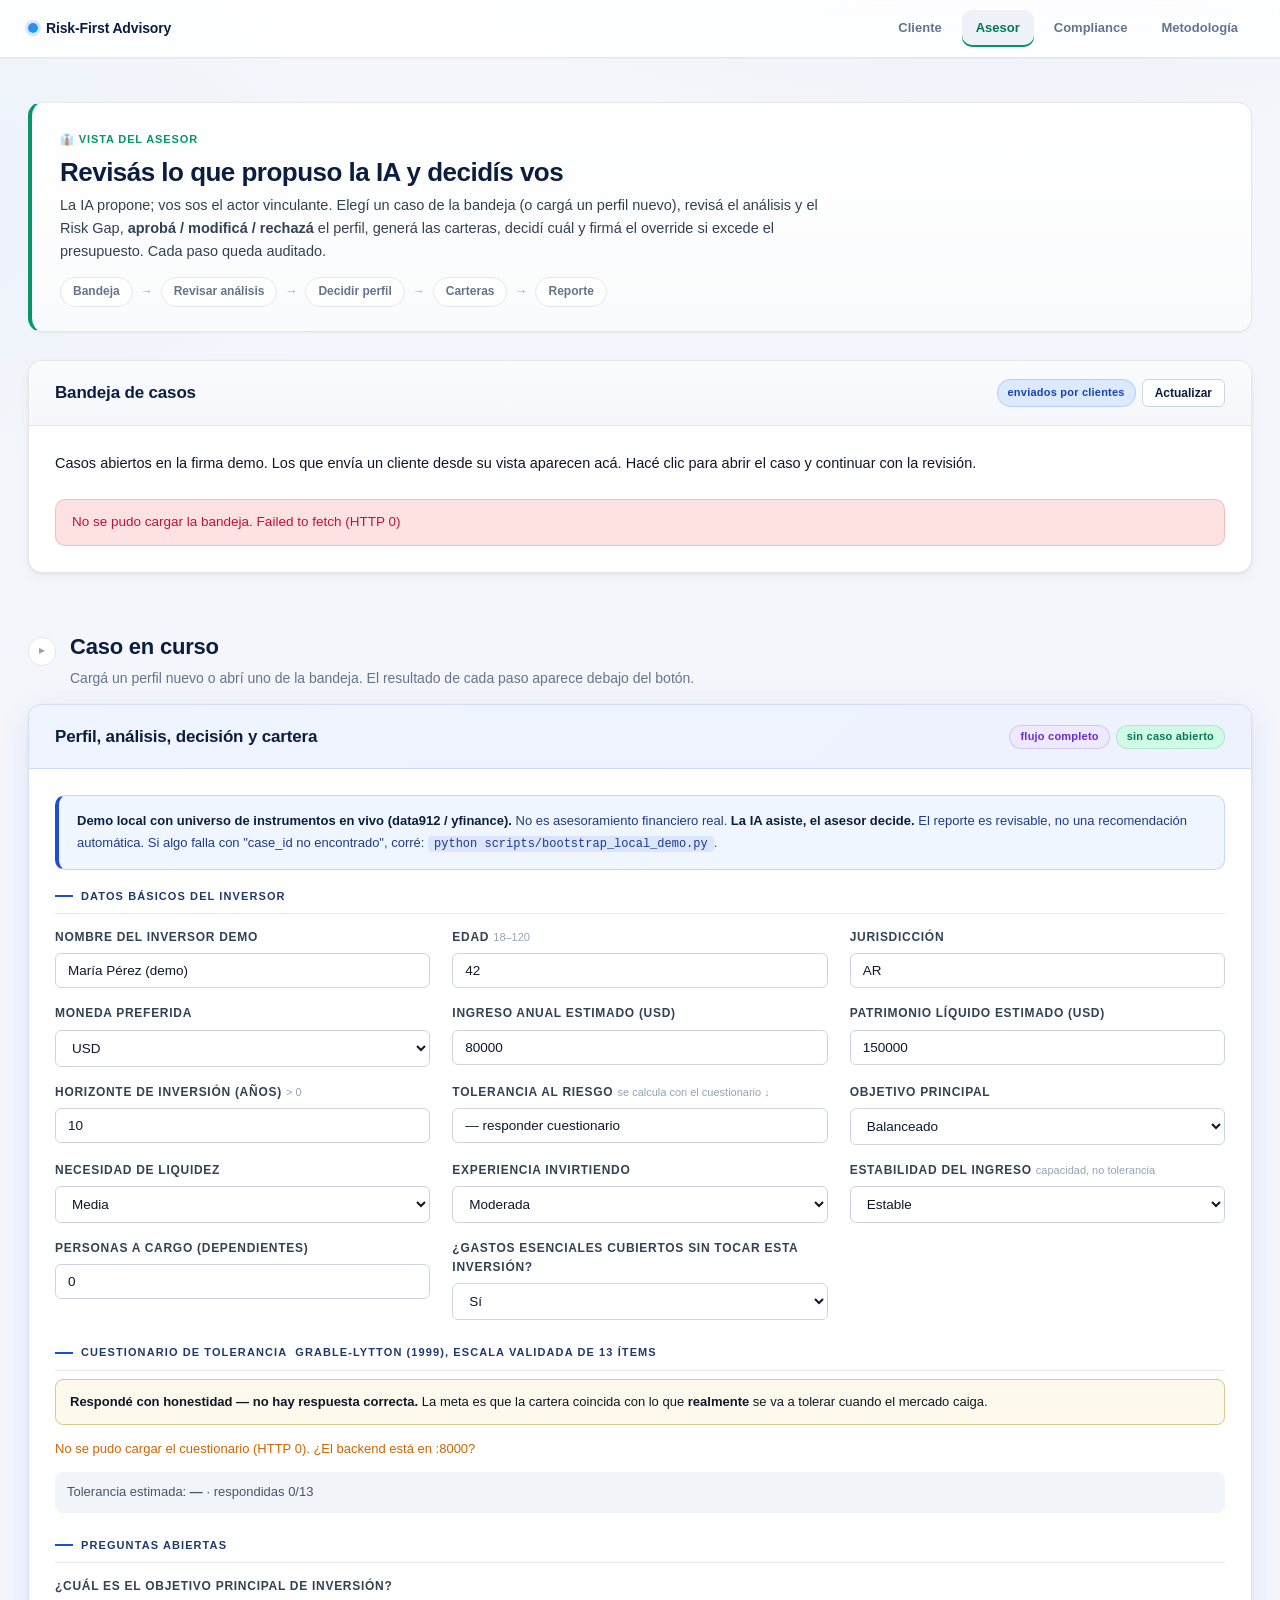
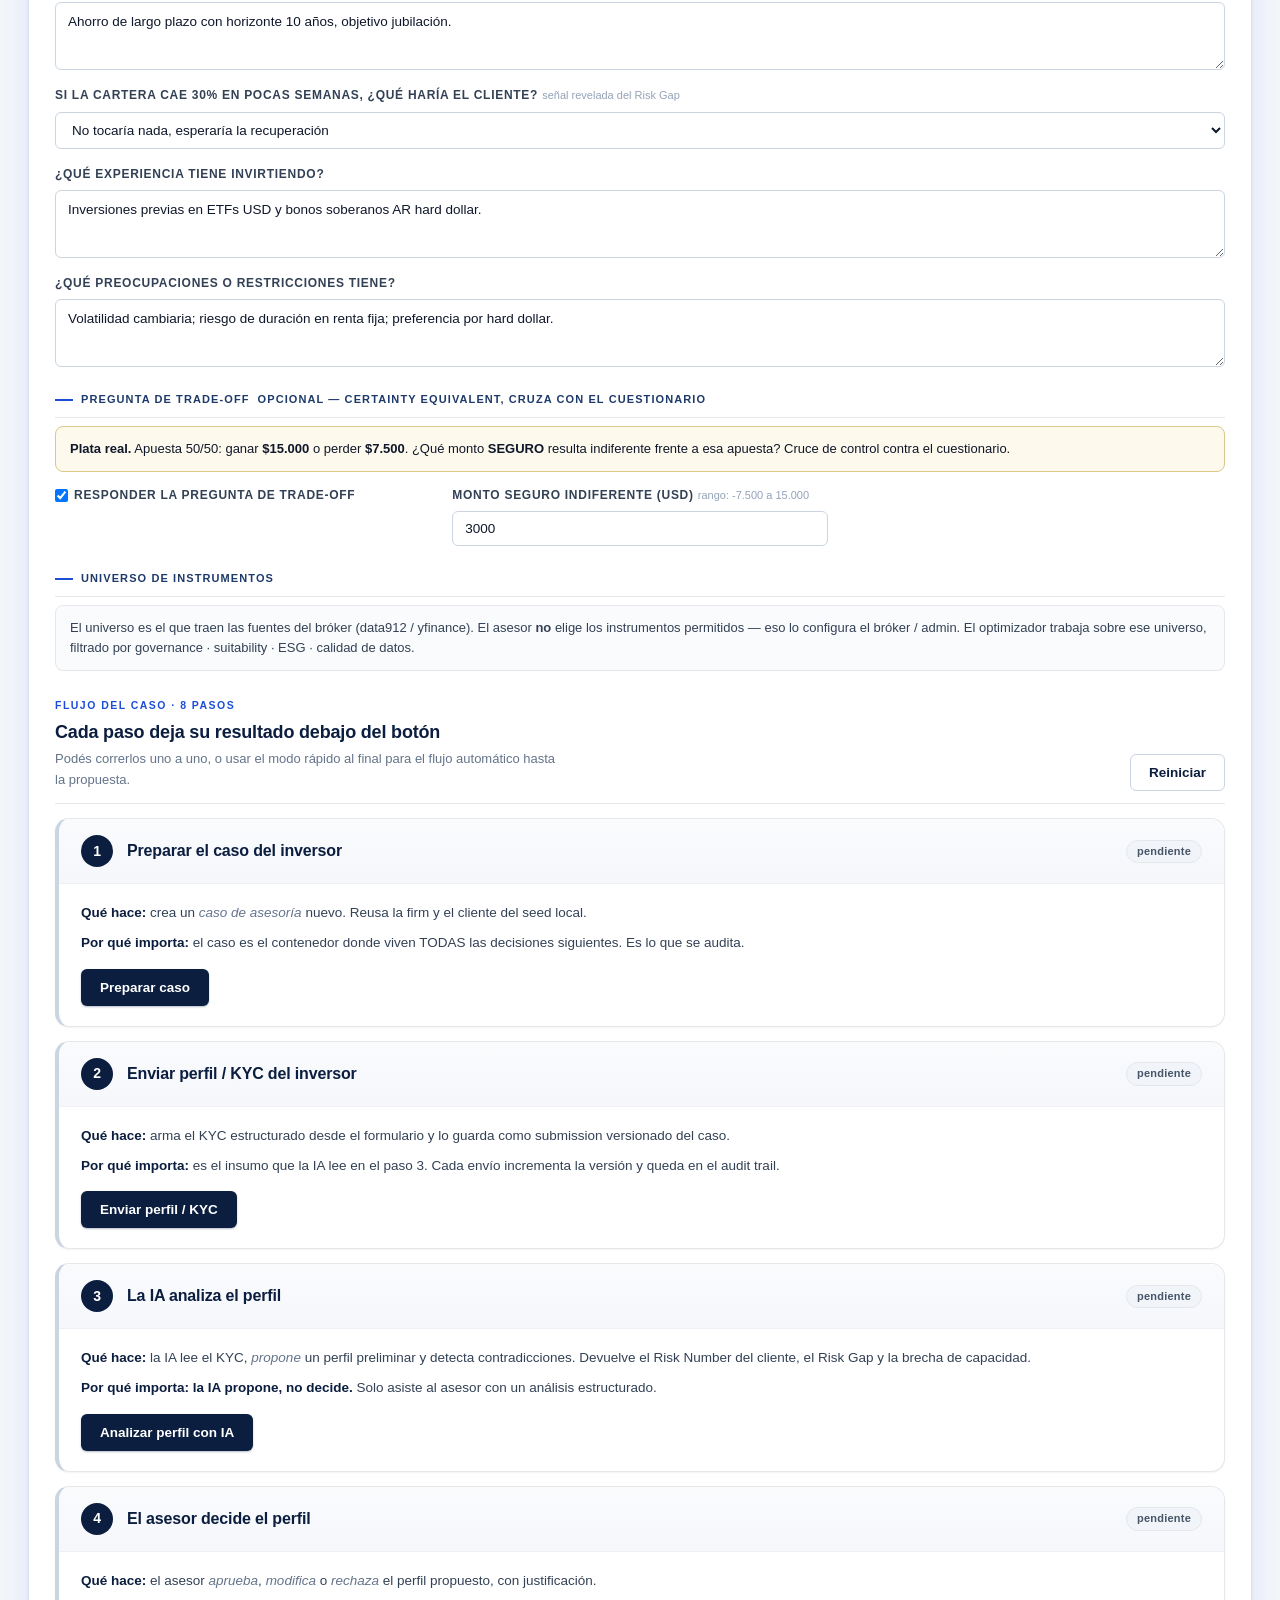
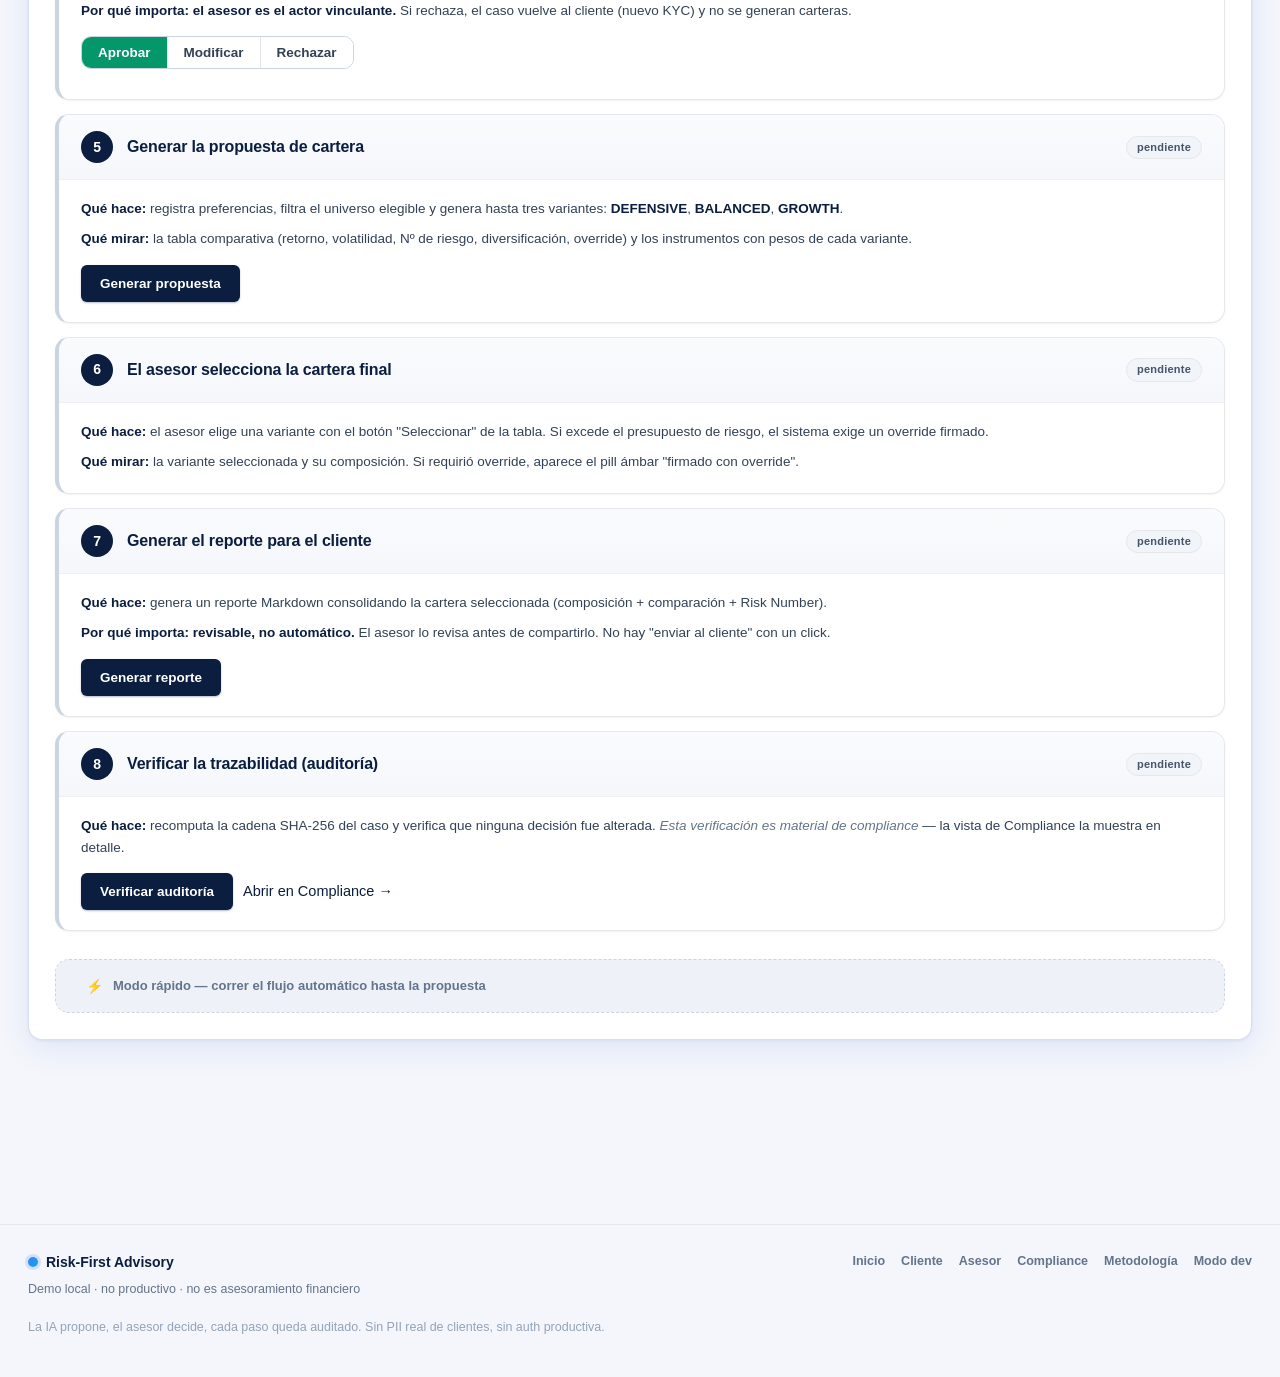
<file: frontend/advisor.html>
<!DOCTYPE html>
<html lang="es">
<head>
  <meta charset="UTF-8" />
  <meta name="viewport" content="width=device-width, initial-scale=1.0" />
  <title>Vista del asesor — Risk-First Advisory</title>
  <meta name="description" content="La cabina del asesor: bandeja de casos, revisión del análisis de IA, aprobación/modificación/rechazo del perfil, propuesta de carteras, decisión y reporte." />
  <link rel="stylesheet" href="css/base.css">
</head>
<body>

<nav class="top-nav">
  <div class="top-nav-inner">
    <a href="index.html" class="nav-brand" style="text-decoration:none;"><span class="nav-brand-dot"></span>Risk-First Advisory</a>
    <span class="nav-spacer"></span>
    <a href="client.html" class="nav-item is-client">Cliente</a>
    <a href="advisor.html" class="nav-item is-advisor is-active">Asesor</a>
    <a href="compliance.html" class="nav-item is-compliance">Compliance</a>
    <a href="methodology.html" class="nav-item">Metodología</a>
  </div>
</nav>

<main class="page">

  <div class="role-hero is-advisor">
    <div class="role-hero-eyebrow">👔 Vista del asesor</div>
    <div class="role-hero-title">Revisás lo que propuso la IA y decidís vos</div>
    <div class="role-hero-sub">
      La IA propone; vos sos el actor vinculante. Elegí un caso de la bandeja (o cargá un perfil
      nuevo), revisá el análisis y el Risk Gap, <strong>aprobá / modificá / rechazá</strong> el perfil,
      generá las carteras, decidí cuál y firmá el override si excede el presupuesto. Cada paso queda auditado.
    </div>
    <div class="role-hero-steps">
      <span class="rh-step">Bandeja</span><span class="rh-arrow">→</span>
      <span class="rh-step">Revisar análisis</span><span class="rh-arrow">→</span>
      <span class="rh-step">Decidir perfil</span><span class="rh-arrow">→</span>
      <span class="rh-step">Carteras</span><span class="rh-arrow">→</span>
      <span class="rh-step">Reporte</span>
    </div>
  </div>

  <!-- ── Bandeja de casos ─────────────────────────────────────────────────── -->
  <div class="card">
    <div class="card-header">
      <h2>Bandeja de casos</h2>
      <div class="pill-cluster">
        <span class="pill pill-blue">enviados por clientes</span>
        <button class="btn-secondary btn-sm" onclick="advisorLoadBandeja()">Actualizar</button>
      </div>
    </div>
    <div class="card-body">
      <div class="sub" style="margin-bottom:12px;">
        Casos abiertos en la firma demo. Los que envía un cliente desde su vista aparecen acá.
        Hacé clic para abrir el caso y continuar con la revisión.
      </div>
      <div class="bandeja" id="advisor-bandeja">
        <div style="opacity:.7;font-size:13px;">Cargando casos…</div>
      </div>
    </div>
  </div>

  <!-- ── Revisión del asesor: respuestas del cliente + informe propio ─────── -->
  <div class="card" id="advisor-review-card" style="display:none;">
    <div class="card-header">
      <h2>Revisión del asesor</h2>
      <div class="pill-cluster">
        <span class="pill pill-blue">respuestas del cliente</span>
        <span class="pill pill-violet">tu informe, auditado</span>
      </div>
    </div>
    <div class="card-body">
      <div class="section-label" style="margin-bottom:12px;">Lo que respondió el cliente</div>
      <div id="advisor-client-answers"><div class="sub">Abrí un caso de la bandeja para ver las respuestas.</div></div>

      <div class="section-label" style="margin-top:24px;margin-bottom:8px;">Tu informe del asesor
        <span class="hint">editable a voluntad · cada guardado queda auditado como una versión nueva</span>
      </div>
      <div class="sub" style="margin-bottom:10px;">
        Leé las respuestas y el análisis de la IA (paso 3), y escribí tu propia lectura. Podés
        corregirla las veces que quieras: cada "Guardar" agrega una versión a la cadena de auditoría
        (no se pisa la anterior).
      </div>
      <textarea id="advisor-report-text" rows="6" style="width:100%;box-sizing:border-box;"
        placeholder="Tu evaluación del cliente: perfil recomendado, por qué, qué conversaste, qué observaste…"></textarea>
      <div class="actions" style="margin-top:10px;">
        <button class="btn-primary" onclick="advisorSaveNote()">Guardar informe (auditado)</button>
        <span id="advisor-report-status" style="font-size:12px;margin-left:10px;"></span>
      </div>
      <div id="advisor-report-history" style="margin-top:14px;"></div>
    </div>
  </div>

  <!-- ═════════════════════════════════════════════════════════════════════ -->
  <!-- Flujo del caso (mismo motor que la demo original, reencuadrado)        -->
  <!-- ═════════════════════════════════════════════════════════════════════ -->
  <div class="section-band" id="investor-anchor">
    <span class="num">▸</span>
    <div>
      <h2>Caso en curso</h2>
      <div class="sub">
        Cargá un perfil nuevo o abrí uno de la bandeja. El resultado de cada paso aparece debajo del botón.
      </div>
    </div>
  </div>

  <div class="card card-hero" id="card-investor-demo">
    <div class="card-header">
      <h2>Perfil, análisis, decisión y cartera</h2>
      <div class="pill-cluster">
        <span class="pill pill-violet">flujo completo</span>
        <span class="pill pill-green" id="advisor-open-case-pill">sin caso abierto</span>
      </div>
    </div>

    <div class="card-body">

      <div class="ai-disclaimer">
        <strong>Demo local con universo de instrumentos en vivo (data912 / yfinance).</strong>
        No es asesoramiento financiero real. <strong>La IA asiste, el asesor decide.</strong>
        El reporte es revisable, no una recomendación automática.
        Si algo falla con "case_id no encontrado", corré: <code>python scripts/bootstrap_local_demo.py</code>.
      </div>

      <!-- ── Form: perfil del inversor (idéntico al motor original) ─────── -->
      <form id="idemo-form" onsubmit="event.preventDefault();" autocomplete="off" spellcheck="false">

        <div class="section-label" style="margin-top:4px;margin-bottom:14px;">Datos básicos del inversor</div>
        <div class="form-grid cols-3">
          <div class="field">
            <label>Nombre del inversor demo</label>
            <input type="text" id="idemo-name" value="María Pérez (demo)" />
          </div>
          <div class="field">
            <label>Edad <span class="hint">18–120</span></label>
            <input type="number" id="idemo-age" value="42" min="18" max="120" />
          </div>
          <div class="field">
            <label>Jurisdicción</label>
            <input type="text" id="idemo-jurisdiction" value="AR" />
          </div>
          <div class="field">
            <label>Moneda preferida</label>
            <select id="idemo-currency">
              <option value="USD" selected>USD</option>
              <option value="EUR">EUR</option>
              <option value="ARS">ARS</option>
            </select>
          </div>
          <div class="field">
            <label>Ingreso anual estimado (USD)</label>
            <input type="number" id="idemo-income" value="80000" min="0" />
          </div>
          <div class="field">
            <label>Patrimonio líquido estimado (USD)</label>
            <input type="number" id="idemo-liquid" value="150000" min="0" oninput="idemoUpdateTradeoffPreview()" />
          </div>
          <div class="field">
            <label>Horizonte de inversión (años) <span class="hint">&gt; 0</span></label>
            <input type="number" id="idemo-horizon" value="10" min="1" />
          </div>
          <div class="field">
            <label>Tolerancia al riesgo <span class="hint">se calcula con el cuestionario ↓</span></label>
            <input type="text" id="idemo-risk-preview" value="— responder cuestionario" readonly />
          </div>
          <div class="field">
            <label>Objetivo principal</label>
            <select id="idemo-objective">
              <option value="capital_preservation">Preservación de capital</option>
              <option value="income">Ingresos</option>
              <option value="balanced" selected>Balanceado</option>
              <option value="growth">Crecimiento</option>
              <option value="aggressive_growth">Crecimiento agresivo</option>
            </select>
          </div>
          <div class="field">
            <label>Necesidad de liquidez</label>
            <select id="idemo-liquidity">
              <option value="baja">Baja</option>
              <option value="media" selected>Media</option>
              <option value="alta">Alta</option>
            </select>
          </div>
          <div class="field">
            <label>Experiencia invirtiendo</label>
            <select id="idemo-experience">
              <option value="ninguna">Ninguna</option>
              <option value="basica">Básica</option>
              <option value="moderada" selected>Moderada</option>
              <option value="avanzada">Avanzada</option>
              <option value="experto">Experto</option>
            </select>
          </div>
          <div class="field">
            <label>Estabilidad del ingreso <span class="hint">capacidad, no tolerancia</span></label>
            <select id="idemo-income-stability">
              <option value="stable" selected>Estable</option>
              <option value="variable">Variable</option>
              <option value="unstable">Inestable</option>
            </select>
          </div>
          <div class="field">
            <label>Personas a cargo (dependientes)</label>
            <input type="number" id="idemo-dependents" value="0" min="0" />
          </div>
          <div class="field">
            <label>¿Gastos esenciales cubiertos sin tocar esta inversión?</label>
            <select id="idemo-expenses-covered">
              <option value="si" selected>Sí</option>
              <option value="no">No</option>
            </select>
          </div>
        </div>

        <div class="section-label" style="margin-top:24px;margin-bottom:8px;">Cuestionario de tolerancia <span class="hint">Grable-Lytton (1999), escala validada de 13 ítems</span></div>
        <div class="idemo-honesty" style="border:1px solid #d9c98a;background:#fdf9ec;border-radius:8px;padding:12px 14px;margin-bottom:14px;font-size:13px;line-height:1.55;">
          <strong>Respondé con honestidad — no hay respuesta correcta.</strong> La meta es que la
          cartera coincida con lo que <strong>realmente</strong> se va a tolerar cuando el mercado caiga.
        </div>
        <div id="idemo-gl-container" style="display:grid;gap:14px;">
          <div style="opacity:.7;font-size:13px;">Cargando cuestionario…</div>
        </div>
        <div id="idemo-gl-preview" style="margin-top:12px;font-size:13px;padding:10px 12px;border-radius:8px;background:#f1f5f9;color:#475569;">
          Tolerancia estimada: <strong id="idemo-gl-score">—</strong> · respondidas <span id="idemo-gl-count">0</span>/13
        </div>

        <div class="section-label" style="margin-top:24px;margin-bottom:14px;">Preguntas abiertas</div>
        <div class="form-grid cols-2">
          <div class="field full-span">
            <label>¿Cuál es el objetivo principal de inversión?</label>
            <textarea id="idemo-open-goal" rows="2">Ahorro de largo plazo con horizonte 10 años, objetivo jubilación.</textarea>
          </div>
          <div class="field full-span">
            <label>Si la cartera cae 30% en pocas semanas, ¿qué haría el cliente? <span class="hint">señal revelada del Risk Gap</span></label>
            <select id="idemo-open-reaction-choice">
              <option value="Vendería todo, no aguanto seguir perdiendo">Vendería todo, no aguanto seguir perdiendo</option>
              <option value="Vendería una parte para bajar el riesgo">Vendería una parte para bajar el riesgo</option>
              <option value="No tocaría nada, esperaría la recuperación" selected>No tocaría nada, esperaría la recuperación</option>
              <option value="Compraría más, aprovecho que está barato">Compraría más, aprovecho que está barato</option>
            </select>
          </div>
          <div class="field full-span">
            <label>¿Qué experiencia tiene invirtiendo?</label>
            <textarea id="idemo-open-experience" rows="2">Inversiones previas en ETFs USD y bonos soberanos AR hard dollar.</textarea>
          </div>
          <div class="field full-span">
            <label>¿Qué preocupaciones o restricciones tiene?</label>
            <textarea id="idemo-open-concerns" rows="2">Volatilidad cambiaria; riesgo de duración en renta fija; preferencia por hard dollar.</textarea>
          </div>
        </div>

        <div class="section-label" style="margin-top:24px;margin-bottom:8px;">Pregunta de trade-off <span class="hint">opcional — certainty equivalent, cruza con el cuestionario</span></div>
        <div class="idemo-honesty" style="border:1px solid #d9c98a;background:#fdf9ec;border-radius:8px;padding:12px 14px;margin-bottom:14px;font-size:13px;line-height:1.55;">
          <strong>Plata real.</strong> Apuesta 50/50: ganar
          <strong id="idemo-tradeoff-gain-label">$15.000</strong> o perder <strong id="idemo-tradeoff-loss-label">$7.500</strong>.
          ¿Qué monto <strong>SEGURO</strong> resulta indiferente frente a esa apuesta? Cruce de control contra el cuestionario.
        </div>
        <div class="form-grid cols-3">
          <div class="field">
            <label style="display:flex;align-items:center;gap:6px;">
              <input type="checkbox" id="idemo-tradeoff-enabled" checked style="width:auto;" onchange="idemoUpdateTradeoffPreview()" />
              Responder la pregunta de trade-off
            </label>
          </div>
          <div class="field">
            <label>Monto seguro indiferente (USD) <span class="hint" id="idemo-tradeoff-range-hint">rango: -7.500 a 15.000</span></label>
            <input type="number" id="idemo-tradeoff-certain" value="3000" step="100" oninput="idemoUpdateTradeoffPreview()" />
            <div id="idemo-tradeoff-warning" style="display:none;margin-top:6px;font-size:12px;color:#a33;"></div>
          </div>
        </div>

        <div class="section-label" style="margin-top:24px;margin-bottom:8px;">Universo de instrumentos</div>
        <div style="border:1px solid var(--rf-border);background:var(--rf-bg-subtle,#fafbfc);border-radius:8px;padding:12px 14px;font-size:13px;line-height:1.55;color:var(--rf-text-body);">
          El universo es el que traen las fuentes del bróker (data912 / yfinance). El asesor
          <strong>no</strong> elige los instrumentos permitidos — eso lo configura el bróker / admin.
          El optimizador trabaja sobre ese universo, filtrado por governance · suitability · ESG · calidad de datos.
        </div>

      </form>

      <div class="idemo-walkthrough-intro">
        <div>
          <div class="idemo-walkthrough-eyebrow">Flujo del caso · 8 pasos</div>
          <div class="idemo-walkthrough-title">Cada paso deja su resultado debajo del botón</div>
          <div class="idemo-walkthrough-sub">Podés correrlos uno a uno, o usar el modo rápido al final para el flujo automático hasta la propuesta.</div>
        </div>
        <button class="btn-secondary" onclick="idemoReset()">Reiniciar</button>
      </div>

      <div class="idemo-walkthrough">

        <article class="idemo-walkthrough-step" id="idemo-step-prepare" data-state="pending">
          <header class="idemo-step-card-header">
            <div class="idemo-step-card-num">1</div>
            <div class="idemo-step-card-title">Preparar el caso del inversor</div>
            <div class="idemo-step-card-pill" id="idemo-step-prepare-pill"><span class="pill pill-grey">pendiente</span></div>
          </header>
          <div class="idemo-step-card-body">
            <div class="idemo-step-card-explain">
              <p><strong>Qué hace:</strong> crea un <em>caso de asesoría</em> nuevo. Reusa la firm y el cliente del seed local.</p>
              <p><strong>Por qué importa:</strong> el caso es el contenedor donde viven TODAS las decisiones siguientes. Es lo que se audita.</p>
            </div>
            <div class="idemo-step-card-actions">
              <button class="btn-primary" onclick="idemoPrepareCase()">Preparar caso</button>
            </div>
            <div class="idemo-step-card-result" id="idemo-step-prepare-result"></div>
          </div>
        </article>

        <article class="idemo-walkthrough-step" id="idemo-step-kyc" data-state="pending">
          <header class="idemo-step-card-header">
            <div class="idemo-step-card-num">2</div>
            <div class="idemo-step-card-title">Enviar perfil / KYC del inversor</div>
            <div class="idemo-step-card-pill" id="idemo-step-kyc-pill"><span class="pill pill-grey">pendiente</span></div>
          </header>
          <div class="idemo-step-card-body">
            <div class="idemo-step-card-explain">
              <p><strong>Qué hace:</strong> arma el KYC estructurado desde el formulario y lo guarda como submission versionado del caso.</p>
              <p><strong>Por qué importa:</strong> es el insumo que la IA lee en el paso 3. Cada envío incrementa la versión y queda en el audit trail.</p>
            </div>
            <div class="idemo-step-card-actions">
              <button class="btn-primary" onclick="idemoSubmitKyc()">Enviar perfil / KYC</button>
            </div>
            <div class="idemo-step-card-result" id="idemo-step-kyc-result"></div>
          </div>
        </article>

        <article class="idemo-walkthrough-step" id="idemo-step-ai" data-state="pending">
          <header class="idemo-step-card-header">
            <div class="idemo-step-card-num">3</div>
            <div class="idemo-step-card-title">La IA analiza el perfil</div>
            <div class="idemo-step-card-pill" id="idemo-step-ai-pill"><span class="pill pill-grey">pendiente</span></div>
          </header>
          <div class="idemo-step-card-body">
            <div class="idemo-step-card-explain">
              <p><strong>Qué hace:</strong> la IA lee el KYC, <em>propone</em> un perfil preliminar y detecta contradicciones. Devuelve el Risk Number del cliente, el Risk Gap y la brecha de capacidad.</p>
              <p><strong>Por qué importa:</strong> <strong>la IA propone, no decide.</strong> Solo asiste al asesor con un análisis estructurado.</p>
            </div>
            <div class="idemo-step-card-actions">
              <button class="btn-primary" onclick="idemoRunAiProfile()">Analizar perfil con IA</button>
            </div>
            <div class="idemo-step-card-result" id="idemo-step-ai-result"></div>
          </div>
        </article>

        <article class="idemo-walkthrough-step" id="idemo-step-approve" data-state="pending">
          <header class="idemo-step-card-header">
            <div class="idemo-step-card-num">4</div>
            <div class="idemo-step-card-title">El asesor decide el perfil</div>
            <div class="idemo-step-card-pill" id="idemo-step-approve-pill"><span class="pill pill-grey">pendiente</span></div>
          </header>
          <div class="idemo-step-card-body">
            <div class="idemo-step-card-explain">
              <p><strong>Qué hace:</strong> el asesor <em>aprueba</em>, <em>modifica</em> o <em>rechaza</em> el perfil propuesto, con justificación.</p>
              <p><strong>Por qué importa:</strong> <strong>el asesor es el actor vinculante.</strong> Si rechaza, el caso vuelve al cliente (nuevo KYC) y no se generan carteras.</p>
            </div>
            <div class="idemo-step-card-actions" style="flex-wrap:wrap;gap:10px;align-items:center;">
              <div class="decision-seg" id="advisor-decision-seg">
                <button type="button" data-dec="approve" class="is-active" onclick="advisorSetDecision('approve')">Aprobar</button>
                <button type="button" data-dec="modify" onclick="advisorSetDecision('modify')">Modificar</button>
                <button type="button" data-dec="reject" onclick="advisorSetDecision('reject')">Rechazar</button>
              </div>
            </div>
            <div id="advisor-decision-panel" style="margin-top:10px;"></div>
            <div class="idemo-step-card-result" id="idemo-step-approve-result"></div>
          </div>
        </article>

        <article class="idemo-walkthrough-step" id="idemo-step-propose" data-state="pending">
          <header class="idemo-step-card-header">
            <div class="idemo-step-card-num">5</div>
            <div class="idemo-step-card-title">Generar la propuesta de cartera</div>
            <div class="idemo-step-card-pill" id="idemo-step-propose-pill"><span class="pill pill-grey">pendiente</span></div>
          </header>
          <div class="idemo-step-card-body">
            <div class="idemo-step-card-explain">
              <p><strong>Qué hace:</strong> registra preferencias, filtra el universo elegible y genera hasta tres variantes: <strong>DEFENSIVE</strong>, <strong>BALANCED</strong>, <strong>GROWTH</strong>.</p>
              <p><strong>Qué mirar:</strong> la tabla comparativa (retorno, volatilidad, Nº de riesgo, diversificación, override) y los instrumentos con pesos de cada variante.</p>
            </div>
            <div class="idemo-step-card-actions">
              <button class="btn-primary" onclick="idemoGenerateProposal()">Generar propuesta</button>
            </div>
            <div class="idemo-step-card-result" id="idemo-step-propose-result"></div>
          </div>
        </article>

        <article class="idemo-walkthrough-step" id="idemo-step-select" data-state="pending">
          <header class="idemo-step-card-header">
            <div class="idemo-step-card-num">6</div>
            <div class="idemo-step-card-title">El asesor selecciona la cartera final</div>
            <div class="idemo-step-card-pill" id="idemo-step-select-pill"><span class="pill pill-grey">pendiente</span></div>
          </header>
          <div class="idemo-step-card-body">
            <div class="idemo-step-card-explain">
              <p><strong>Qué hace:</strong> el asesor elige una variante con el botón "Seleccionar" de la tabla. Si excede el presupuesto de riesgo, el sistema exige un override firmado.</p>
              <p><strong>Qué mirar:</strong> la variante seleccionada y su composición. Si requirió override, aparece el pill ámbar "firmado con override".</p>
            </div>
            <div class="idemo-step-card-result" id="idemo-step-select-result"></div>
          </div>
        </article>

        <article class="idemo-walkthrough-step" id="idemo-step-report" data-state="pending">
          <header class="idemo-step-card-header">
            <div class="idemo-step-card-num">7</div>
            <div class="idemo-step-card-title">Generar el reporte para el cliente</div>
            <div class="idemo-step-card-pill" id="idemo-step-report-pill"><span class="pill pill-grey">pendiente</span></div>
          </header>
          <div class="idemo-step-card-body">
            <div class="idemo-step-card-explain">
              <p><strong>Qué hace:</strong> genera un reporte Markdown consolidando la cartera seleccionada (composición + comparación + Risk Number).</p>
              <p><strong>Por qué importa:</strong> <strong>revisable, no automático.</strong> El asesor lo revisa antes de compartirlo. No hay "enviar al cliente" con un click.</p>
            </div>
            <div class="idemo-step-card-actions">
              <button class="btn-primary" onclick="idemoGenerateReport()">Generar reporte</button>
            </div>
            <div class="idemo-step-card-result" id="idemo-step-report-result"></div>
          </div>
        </article>

        <article class="idemo-walkthrough-step" id="idemo-step-audit" data-state="pending">
          <header class="idemo-step-card-header">
            <div class="idemo-step-card-num">8</div>
            <div class="idemo-step-card-title">Verificar la trazabilidad (auditoría)</div>
            <div class="idemo-step-card-pill" id="idemo-step-audit-pill"><span class="pill pill-grey">pendiente</span></div>
          </header>
          <div class="idemo-step-card-body">
            <div class="idemo-step-card-explain">
              <p><strong>Qué hace:</strong> recomputa la cadena SHA-256 del caso y verifica que ninguna decisión fue alterada. <em>Esta verificación es material de compliance</em> — la vista de Compliance la muestra en detalle.</p>
            </div>
            <div class="idemo-step-card-actions">
              <button class="btn-primary" onclick="idemoVerifyAudit()">Verificar auditoría</button>
              <a class="btn-secondary" href="compliance.html" style="text-decoration:none;">Abrir en Compliance →</a>
            </div>
            <div class="idemo-step-card-result" id="idemo-step-audit-result"></div>
          </div>
        </article>

      </div>

      <details class="idemo-fast-mode">
        <summary>
          <span class="idemo-fast-icon">⚡</span>
          <span class="idemo-fast-title">Modo rápido — correr el flujo automático hasta la propuesta</span>
        </summary>
        <div class="idemo-fast-body">
          <p>Corre preparar → KYC → análisis → aprobación → propuesta en cadena y se detiene para que elijas la variante.</p>
          <div class="actions">
            <button class="btn-secondary" id="idemo-btn-guided" onclick="idemoRunGuidedDemo()">
              Ejecutar flujo automático
            </button>
          </div>
        </div>
      </details>

    </div>
  </div>

</main>

<footer class="site-footer">
  <div>
    <div class="foot-brand"><span class="nav-brand-dot"></span>Risk-First Advisory</div>
    <div style="margin-top:6px;">Demo local · no productivo · no es asesoramiento financiero</div>
  </div>
  <div class="foot-spacer"></div>
  <div class="foot-links">
    <a href="index.html">Inicio</a>
    <a href="client.html">Cliente</a>
    <a href="advisor.html">Asesor</a>
    <a href="compliance.html">Compliance</a>
    <a href="methodology.html">Metodología</a>
    <a href="advanced.html">Modo dev</a>
  </div>
  <div class="foot-note">La IA propone, el asesor decide, cada paso queda auditado. Sin PII real de clientes, sin auth productiva.</div>
</footer>

<script src="js/common.js"></script>
<script src="js/case-dashboard.js"></script>
<script src="js/case-workbench.js"></script>
<script src="js/investor-demo.js"></script>
<script src="js/advisor.js"></script>

</body>
</html>
</file>
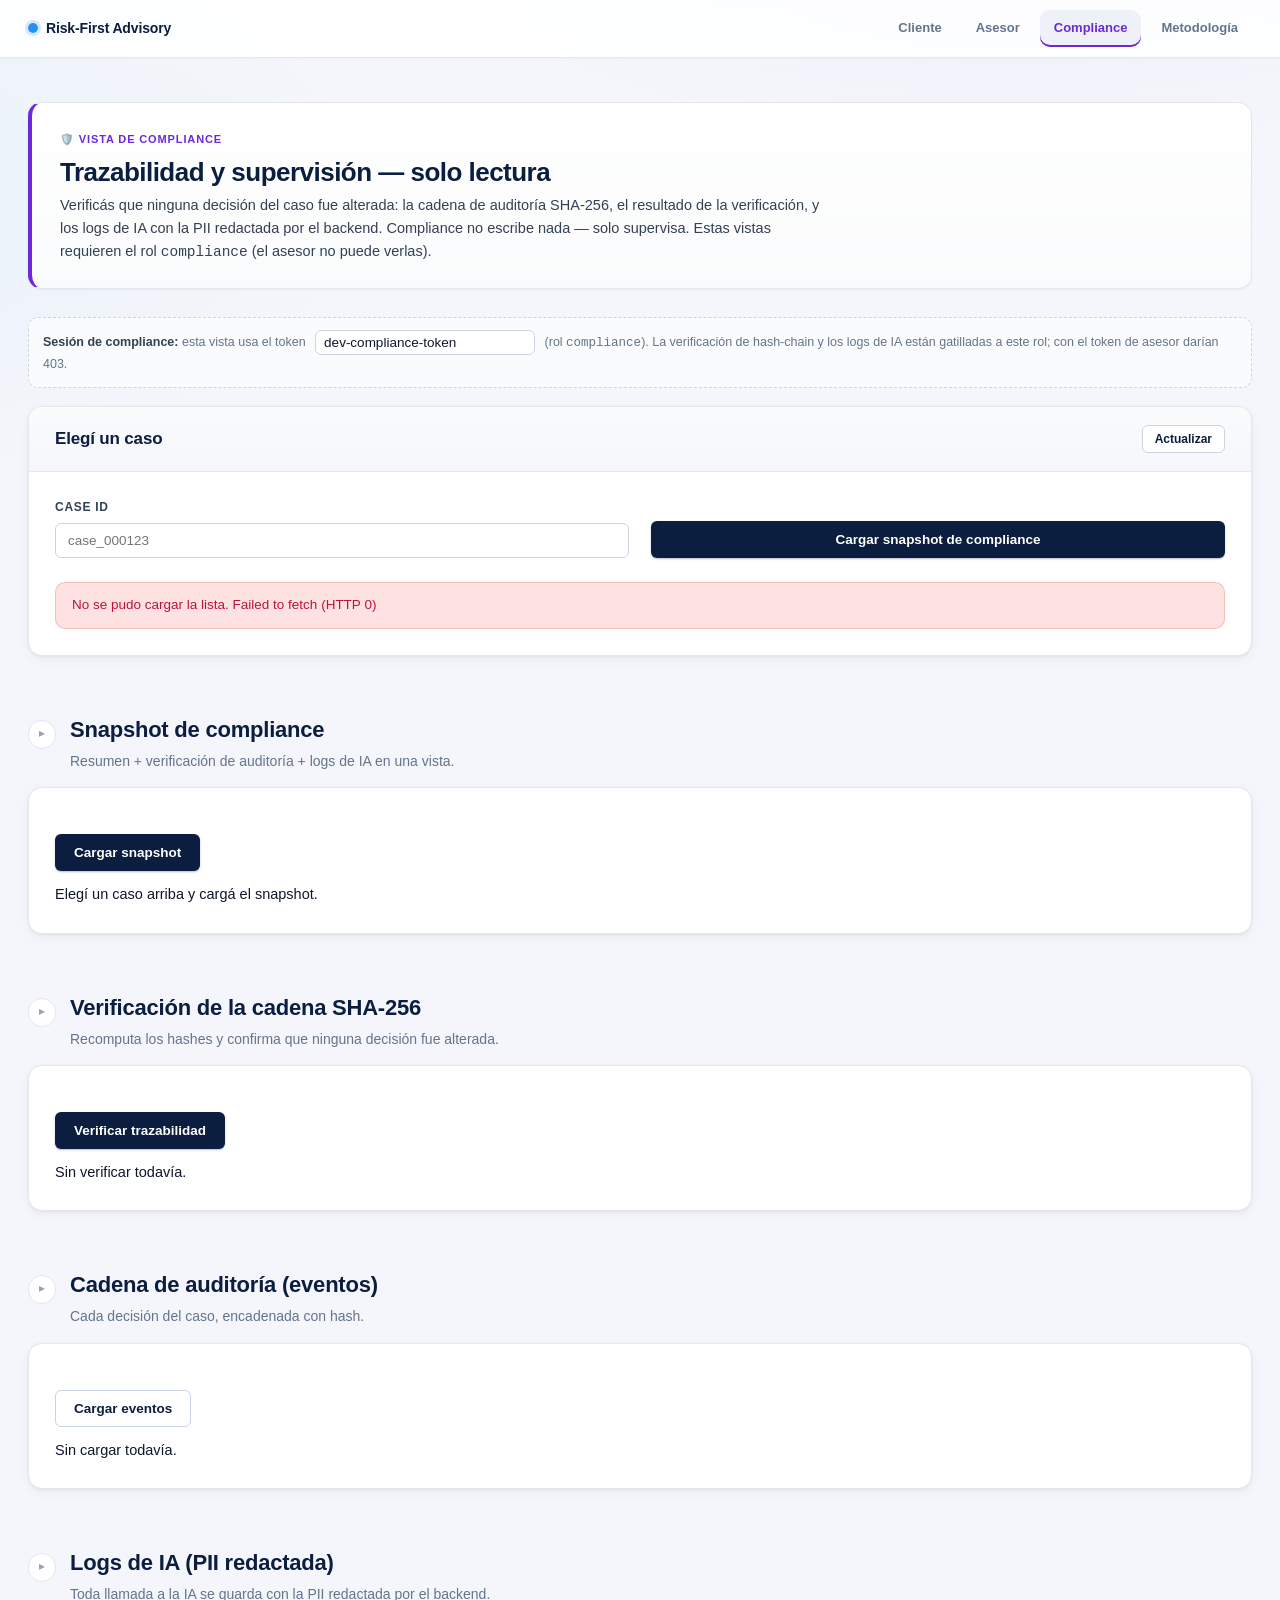
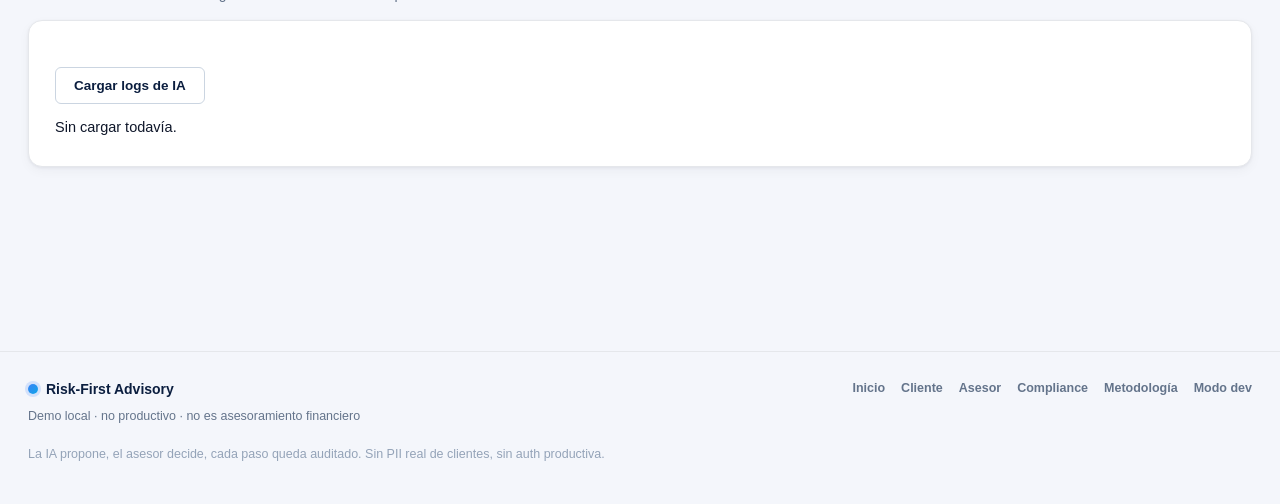
<file: frontend/compliance.html>
<!DOCTYPE html>
<html lang="es">
<head>
  <meta charset="UTF-8" />
  <meta name="viewport" content="width=device-width, initial-scale=1.0" />
  <title>Compliance — Risk-First Advisory</title>
  <meta name="description" content="Supervisión de solo lectura: cadena de auditoría SHA-256, verificación de trazabilidad y logs de IA con PII redactada." />
  <link rel="stylesheet" href="css/base.css">
</head>
<body>

<nav class="top-nav">
  <div class="top-nav-inner">
    <a href="index.html" class="nav-brand" style="text-decoration:none;"><span class="nav-brand-dot"></span>Risk-First Advisory</a>
    <span class="nav-spacer"></span>
    <a href="client.html" class="nav-item is-client">Cliente</a>
    <a href="advisor.html" class="nav-item is-advisor">Asesor</a>
    <a href="compliance.html" class="nav-item is-compliance is-active">Compliance</a>
    <a href="methodology.html" class="nav-item">Metodología</a>
  </div>
</nav>

<main class="page">

  <div class="role-hero is-compliance">
    <div class="role-hero-eyebrow">🛡️ Vista de compliance</div>
    <div class="role-hero-title">Trazabilidad y supervisión — solo lectura</div>
    <div class="role-hero-sub">
      Verificás que ninguna decisión del caso fue alterada: la cadena de auditoría SHA-256, el
      resultado de la verificación, y los logs de IA con la PII redactada por el backend.
      Compliance no escribe nada — solo supervisa. Estas vistas requieren el rol
      <code>compliance</code> (el asesor no puede verlas).
    </div>
  </div>

  <!-- token de sesión (compliance) -->
  <div class="client-note">
    <strong>Sesión de compliance:</strong> esta vista usa el token
    <input type="text" id="cd-token" value="dev-compliance-token"
           style="width:220px;display:inline-block;margin:0 6px;padding:4px 8px;vertical-align:middle;" />
    (rol <code>compliance</code>). La verificación de hash-chain y los logs de IA están gatilladas a
    este rol; con el token de asesor darían 403.
  </div>

  <!-- selector de caso -->
  <div class="card">
    <div class="card-header">
      <h2>Elegí un caso</h2>
      <div class="pill-cluster">
        <button class="btn-secondary btn-sm" onclick="complianceLoadBandeja()">Actualizar</button>
      </div>
    </div>
    <div class="card-body">
      <div class="form-grid cols-2" style="margin-bottom:12px;">
        <div class="field">
          <label>Case ID</label>
          <input type="text" id="cw-case-id" placeholder="case_000123" />
        </div>
        <div class="field" style="align-self:end;">
          <button class="btn-primary" onclick="complianceRunAll()">Cargar snapshot de compliance</button>
        </div>
      </div>
      <div class="bandeja" id="compliance-bandeja">
        <div style="opacity:.7;font-size:13px;">Cargando casos…</div>
      </div>
    </div>
  </div>

  <!-- 1. snapshot de compliance -->
  <div class="section-band">
    <span class="num">▸</span>
    <div><h2>Snapshot de compliance</h2><div class="sub">Resumen + verificación de auditoría + logs de IA en una vista.</div></div>
  </div>
  <div class="card">
    <div class="card-body">
      <div class="actions" style="margin-bottom:12px;">
        <button class="btn-primary" onclick="cwRefreshComplianceSnapshot()">Cargar snapshot</button>
      </div>
      <div id="cw-compliance-result"><div class="sub">Elegí un caso arriba y cargá el snapshot.</div></div>
    </div>
  </div>

  <!-- 2. verificación de la cadena -->
  <div class="section-band">
    <span class="num">▸</span>
    <div><h2>Verificación de la cadena SHA-256</h2><div class="sub">Recomputa los hashes y confirma que ninguna decisión fue alterada.</div></div>
  </div>
  <div class="card">
    <div class="card-body">
      <div class="actions" style="margin-bottom:12px;">
        <button class="btn-primary" onclick="cwVerifyAudit()">Verificar trazabilidad</button>
      </div>
      <div id="cw-verify-result"><div class="sub">Sin verificar todavía.</div></div>
    </div>
  </div>

  <!-- 3. audit trail -->
  <div class="section-band">
    <span class="num">▸</span>
    <div><h2>Cadena de auditoría (eventos)</h2><div class="sub">Cada decisión del caso, encadenada con hash.</div></div>
  </div>
  <div class="card">
    <div class="card-body">
      <div class="actions" style="margin-bottom:12px;">
        <button class="btn-secondary" onclick="cwLoadAuditEvents()">Cargar eventos</button>
      </div>
      <div id="cw-audit-result"><div class="sub">Sin cargar todavía.</div></div>
    </div>
  </div>

  <!-- 4. AI logs -->
  <div class="section-band">
    <span class="num">▸</span>
    <div><h2>Logs de IA (PII redactada)</h2><div class="sub">Toda llamada a la IA se guarda con la PII redactada por el backend.</div></div>
  </div>
  <div class="card">
    <div class="card-body">
      <div class="actions" style="margin-bottom:12px;">
        <button class="btn-secondary" onclick="cwLoadAiLogs()">Cargar logs de IA</button>
      </div>
      <div id="cw-logs-result"><div class="sub">Sin cargar todavía.</div></div>
    </div>
  </div>

</main>

<footer class="site-footer">
  <div>
    <div class="foot-brand"><span class="nav-brand-dot"></span>Risk-First Advisory</div>
    <div style="margin-top:6px;">Demo local · no productivo · no es asesoramiento financiero</div>
  </div>
  <div class="foot-spacer"></div>
  <div class="foot-links">
    <a href="index.html">Inicio</a>
    <a href="client.html">Cliente</a>
    <a href="advisor.html">Asesor</a>
    <a href="compliance.html">Compliance</a>
    <a href="methodology.html">Metodología</a>
    <a href="advanced.html">Modo dev</a>
  </div>
  <div class="foot-note">La IA propone, el asesor decide, cada paso queda auditado. Sin PII real de clientes, sin auth productiva.</div>
</footer>

<script src="js/common.js"></script>
<script src="js/case-dashboard.js"></script>
<script src="js/case-workbench.js"></script>
<script src="js/compliance.js"></script>

</body>
</html>
</file>
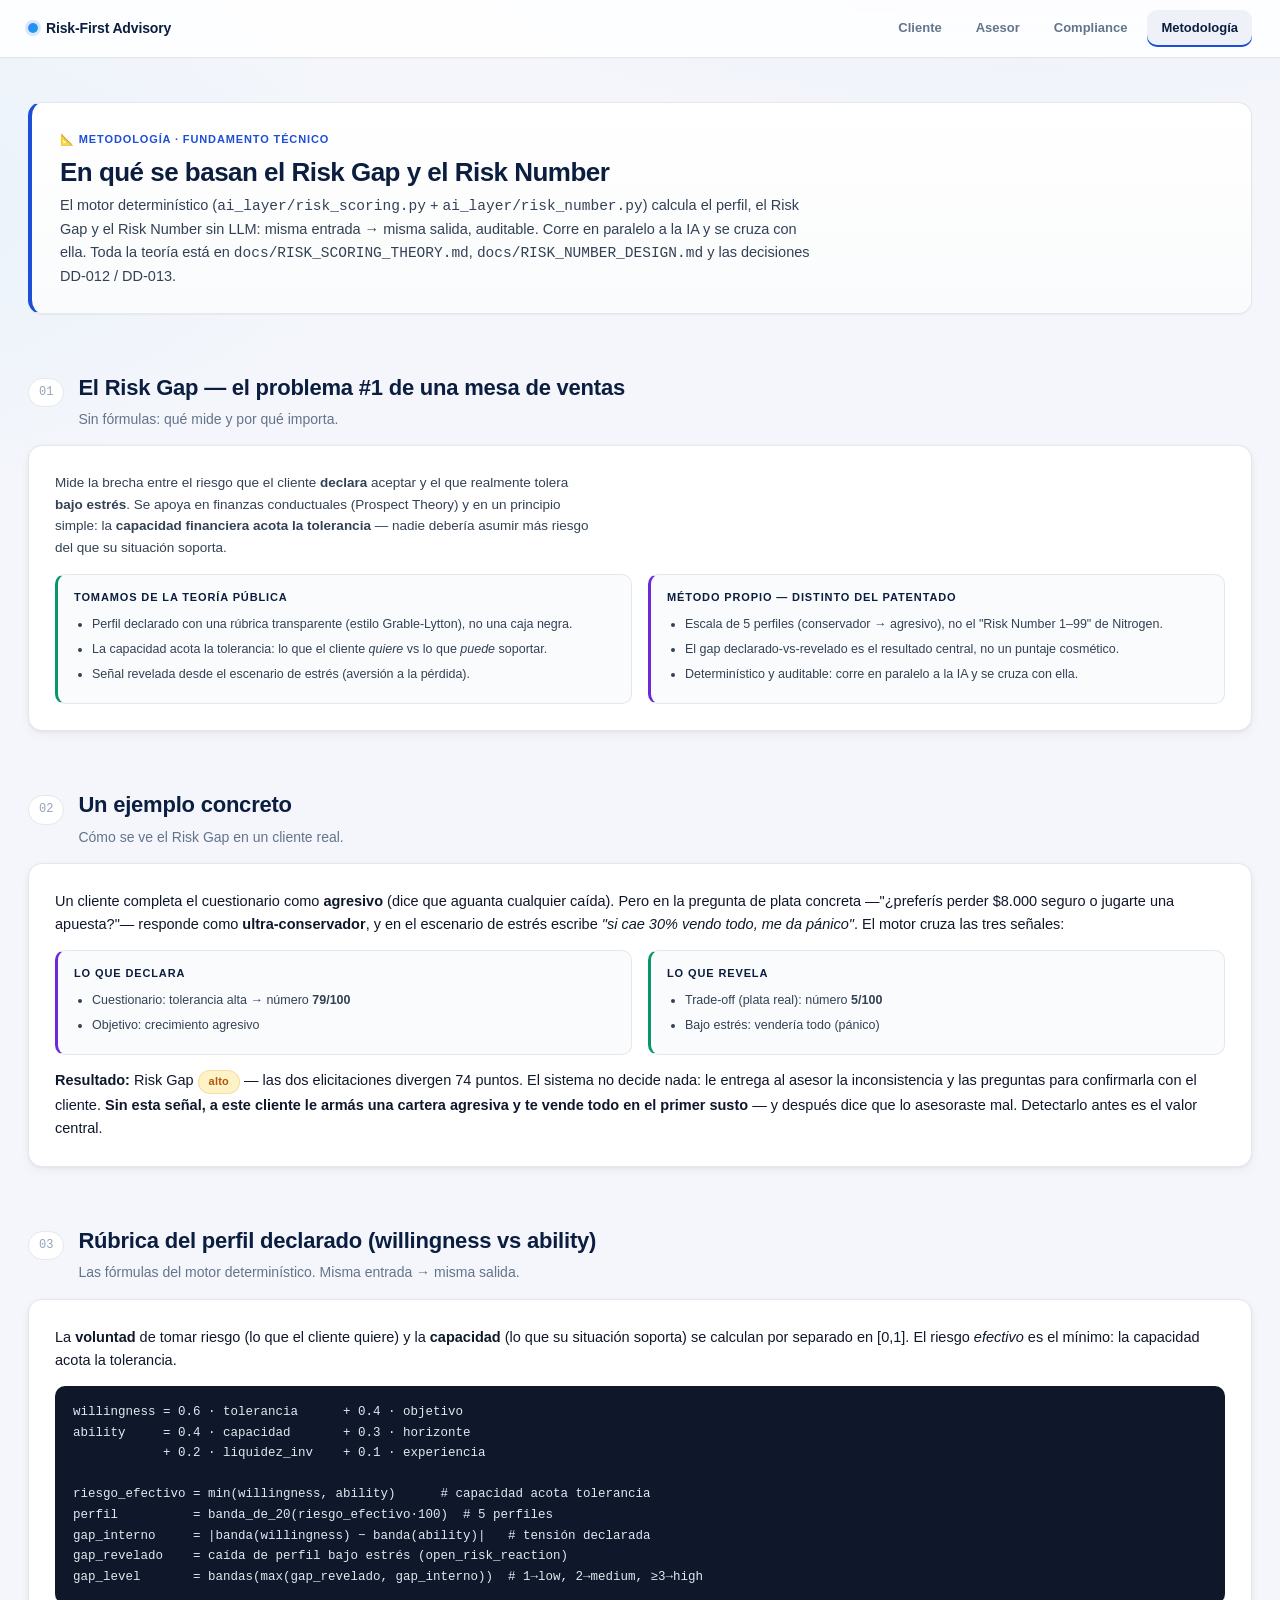
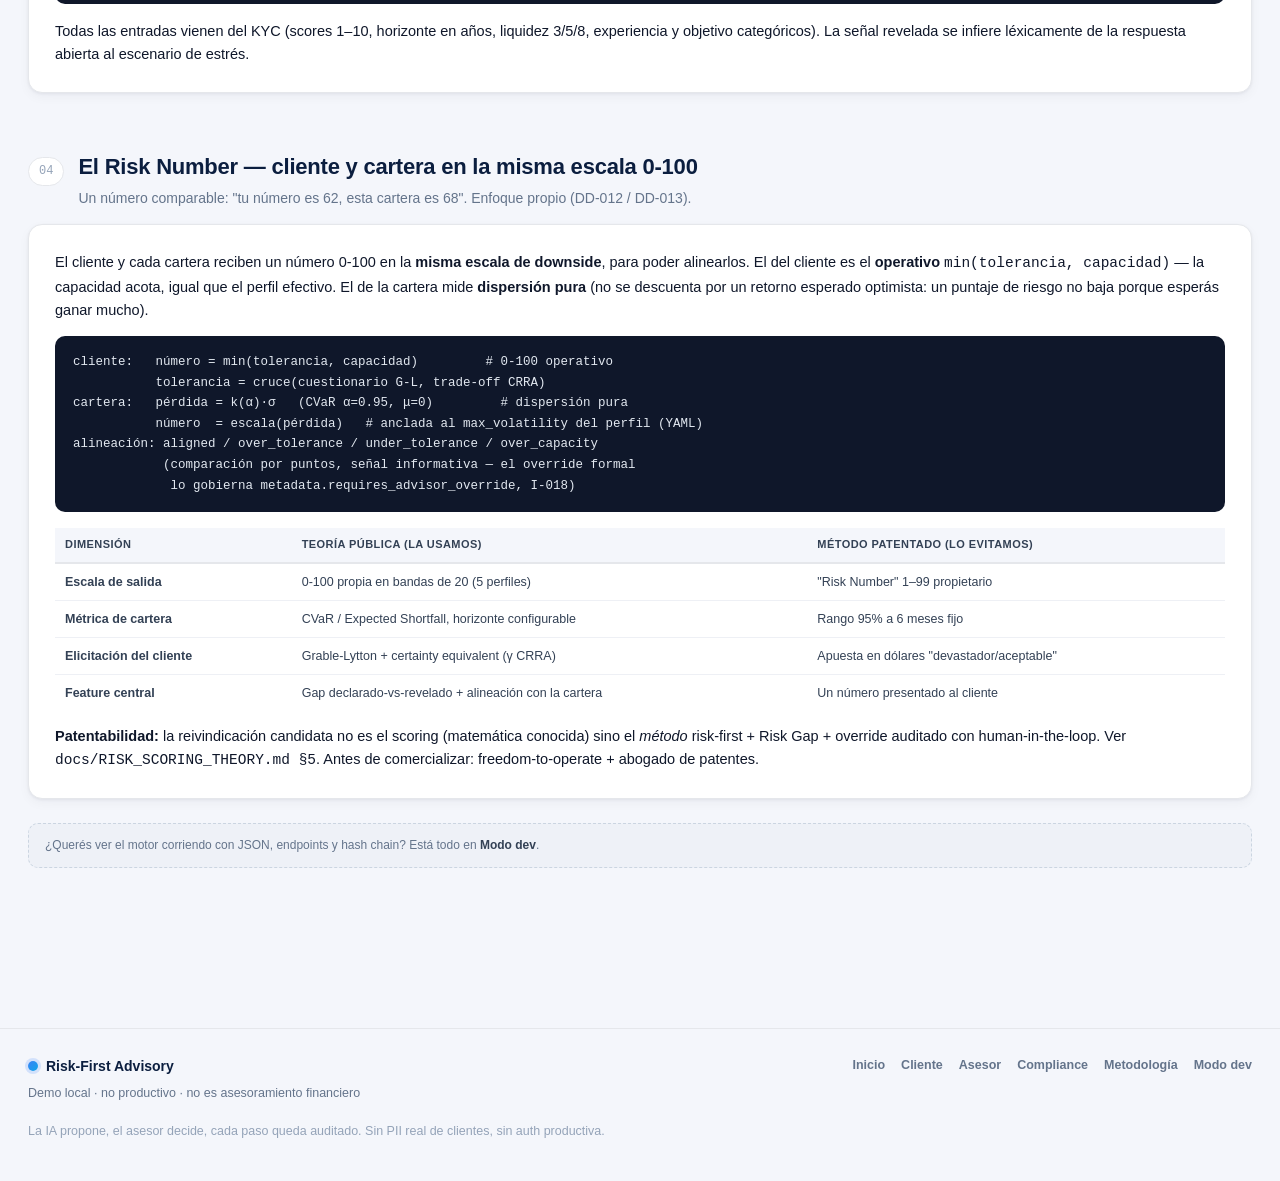
<file: frontend/methodology.html>
<!DOCTYPE html>
<html lang="es">
<head>
  <meta charset="UTF-8" />
  <meta name="viewport" content="width=device-width, initial-scale=1.0" />
  <title>Metodología — Risk-First Advisory</title>
  <meta name="description" content="Fundamento del Risk Gap y del Risk Number: teoría pública que usamos, método propio diferenciado del patentado, y las fórmulas del motor determinístico." />
  <link rel="stylesheet" href="css/base.css">
</head>
<body>

<nav class="top-nav">
  <div class="top-nav-inner">
    <a href="index.html" class="nav-brand" style="text-decoration:none;"><span class="nav-brand-dot"></span>Risk-First Advisory</a>
    <span class="nav-spacer"></span>
    <a href="client.html" class="nav-item is-client">Cliente</a>
    <a href="advisor.html" class="nav-item is-advisor">Asesor</a>
    <a href="compliance.html" class="nav-item is-compliance">Compliance</a>
    <a href="methodology.html" class="nav-item is-active">Metodología</a>
  </div>
</nav>

<main class="page">

  <div class="role-hero">
    <div class="role-hero-eyebrow">📐 Metodología · fundamento técnico</div>
    <div class="role-hero-title">En qué se basan el Risk Gap y el Risk Number</div>
    <div class="role-hero-sub">
      El motor determinístico (<code>ai_layer/risk_scoring.py</code> + <code>ai_layer/risk_number.py</code>)
      calcula el perfil, el Risk Gap y el Risk Number sin LLM: misma entrada → misma salida, auditable.
      Corre en paralelo a la IA y se cruza con ella. Toda la teoría está en
      <code>docs/RISK_SCORING_THEORY.md</code>, <code>docs/RISK_NUMBER_DESIGN.md</code> y las decisiones
      DD-012 / DD-013.
    </div>
  </div>

  <!-- ── Risk Gap: advisor-friendly ─────────────────────────────────────── -->
  <div class="section-band">
    <span class="num">01</span>
    <div>
      <h2>El Risk Gap — el problema #1 de una mesa de ventas</h2>
      <div class="sub">Sin fórmulas: qué mide y por qué importa.</div>
    </div>
  </div>
  <div class="card">
    <div class="card-body">
      <p class="method-lede" style="margin-bottom:16px;">
        Mide la brecha entre el riesgo que el cliente <strong>declara</strong> aceptar y el que
        realmente tolera <strong>bajo estrés</strong>. Se apoya en finanzas conductuales (Prospect
        Theory) y en un principio simple: la <strong>capacidad financiera acota la tolerancia</strong>
        — nadie debería asumir más riesgo del que su situación soporta.
      </p>
      <div class="method-cols">
        <div class="method-col is-take">
          <div class="method-col-head">Tomamos de la teoría pública</div>
          <ul>
            <li>Perfil declarado con una rúbrica transparente (estilo Grable-Lytton), no una caja negra.</li>
            <li>La capacidad acota la tolerancia: lo que el cliente <em>quiere</em> vs lo que <em>puede</em> soportar.</li>
            <li>Señal revelada desde el escenario de estrés (aversión a la pérdida).</li>
          </ul>
        </div>
        <div class="method-col is-avoid">
          <div class="method-col-head">Método propio — distinto del patentado</div>
          <ul>
            <li>Escala de 5 perfiles (conservador → agresivo), no el "Risk Number 1–99" de Nitrogen.</li>
            <li>El gap declarado-vs-revelado es el resultado central, no un puntaje cosmético.</li>
            <li>Determinístico y auditable: corre en paralelo a la IA y se cruza con ella.</li>
          </ul>
        </div>
      </div>
    </div>
  </div>

  <!-- ── Ejemplo concreto ───────────────────────────────────────────────── -->
  <div class="section-band">
    <span class="num">02</span>
    <div>
      <h2>Un ejemplo concreto</h2>
      <div class="sub">Cómo se ve el Risk Gap en un cliente real.</div>
    </div>
  </div>
  <div class="card">
    <div class="card-body">
      <p class="sub" style="margin-bottom:14px;">
        Un cliente completa el cuestionario como <strong>agresivo</strong> (dice que aguanta
        cualquier caída). Pero en la pregunta de plata concreta —"¿preferís perder $8.000 seguro o
        jugarte una apuesta?"— responde como <strong>ultra-conservador</strong>, y en el escenario
        de estrés escribe <em>"si cae 30% vendo todo, me da pánico"</em>. El motor cruza las tres
        señales:
      </p>
      <div class="method-cols">
        <div class="method-col is-avoid">
          <div class="method-col-head">Lo que declara</div>
          <ul>
            <li>Cuestionario: tolerancia alta → número <strong>79/100</strong></li>
            <li>Objetivo: crecimiento agresivo</li>
          </ul>
        </div>
        <div class="method-col is-take">
          <div class="method-col-head">Lo que revela</div>
          <ul>
            <li>Trade-off (plata real): número <strong>5/100</strong></li>
            <li>Bajo estrés: vendería todo (pánico)</li>
          </ul>
        </div>
      </div>
      <p class="sub" style="margin-top:14px;">
        <strong>Resultado:</strong> Risk Gap <span class="pill pill-orange">alto</span> — las dos
        elicitaciones divergen 74 puntos. El sistema no decide nada: le entrega al asesor la
        inconsistencia y las preguntas para confirmarla con el cliente. <strong>Sin esta señal, a
        este cliente le armás una cartera agresiva y te vende todo en el primer susto</strong> —
        y después dice que lo asesoraste mal. Detectarlo antes es el valor central.
      </p>
    </div>
  </div>

  <!-- ── Fórmulas del motor ─────────────────────────────────────────────── -->
  <div class="section-band">
    <span class="num">03</span>
    <div>
      <h2>Rúbrica del perfil declarado (willingness vs ability)</h2>
      <div class="sub">Las fórmulas del motor determinístico. Misma entrada → misma salida.</div>
    </div>
  </div>
  <div class="card">
    <div class="card-body">
      <p class="sub" style="margin-bottom:14px;">
        La <strong>voluntad</strong> de tomar riesgo (lo que el cliente quiere) y la
        <strong>capacidad</strong> (lo que su situación soporta) se calculan por separado en [0,1].
        El riesgo <em>efectivo</em> es el mínimo: la capacidad acota la tolerancia.
      </p>
      <pre style="background:#0f172a;color:#e2e8f0;border-radius:10px;padding:16px 18px;overflow-x:auto;font-size:12.5px;line-height:1.65;margin:0 0 16px;"><code>willingness = 0.6 · tolerancia      + 0.4 · objetivo
ability     = 0.4 · capacidad       + 0.3 · horizonte
            + 0.2 · liquidez_inv    + 0.1 · experiencia

riesgo_efectivo = min(willingness, ability)      # capacidad acota tolerancia
perfil          = banda_de_20(riesgo_efectivo·100)  # 5 perfiles
gap_interno     = |banda(willingness) − banda(ability)|   # tensión declarada
gap_revelado    = caída de perfil bajo estrés (open_risk_reaction)
gap_level       = bandas(max(gap_revelado, gap_interno))  # 1→low, 2→medium, ≥3→high</code></pre>
      <p class="sub">
        Todas las entradas vienen del KYC (scores 1–10, horizonte en años, liquidez 3/5/8,
        experiencia y objetivo categóricos). La señal revelada se infiere léxicamente de la
        respuesta abierta al escenario de estrés.
      </p>
    </div>
  </div>

  <!-- ── Risk Number ────────────────────────────────────────────────────── -->
  <div class="section-band">
    <span class="num">04</span>
    <div>
      <h2>El Risk Number — cliente y cartera en la misma escala 0-100</h2>
      <div class="sub">Un número comparable: "tu número es 62, esta cartera es 68". Enfoque propio (DD-012 / DD-013).</div>
    </div>
  </div>
  <div class="card">
    <div class="card-body">
      <p class="sub" style="margin-bottom:14px;">
        El cliente y cada cartera reciben un número 0-100 en la <strong>misma escala de downside</strong>,
        para poder alinearlos. El del cliente es el <strong>operativo</strong>
        <code>min(tolerancia, capacidad)</code> — la capacidad acota, igual que el perfil efectivo.
        El de la cartera mide <strong>dispersión pura</strong> (no se descuenta por un retorno esperado
        optimista: un puntaje de riesgo no baja porque esperás ganar mucho).
      </p>
      <pre style="background:#0f172a;color:#e2e8f0;border-radius:10px;padding:16px 18px;overflow-x:auto;font-size:12.5px;line-height:1.65;margin:0 0 16px;"><code>cliente:   número = min(tolerancia, capacidad)         # 0-100 operativo
           tolerancia = cruce(cuestionario G-L, trade-off CRRA)
cartera:   pérdida = k(α)·σ   (CVaR α=0.95, μ=0)         # dispersión pura
           número  = escala(pérdida)   # anclada al max_volatility del perfil (YAML)
alineación: aligned / over_tolerance / under_tolerance / over_capacity
            (comparación por puntos, señal informativa — el override formal
             lo gobierna metadata.requires_advisor_override, I-018)</code></pre>
      <table style="width:100%;border-collapse:collapse;font-size:12.5px;margin-top:6px;">
        <thead>
          <tr style="text-align:left;border-bottom:2px solid var(--rf-border);">
            <th style="padding:8px 10px;">Dimensión</th>
            <th style="padding:8px 10px;">Teoría pública (la usamos)</th>
            <th style="padding:8px 10px;">Método patentado (lo evitamos)</th>
          </tr>
        </thead>
        <tbody>
          <tr style="border-bottom:1px solid var(--rf-border);">
            <td style="padding:8px 10px;font-weight:600;">Escala de salida</td>
            <td style="padding:8px 10px;">0-100 propia en bandas de 20 (5 perfiles)</td>
            <td style="padding:8px 10px;">"Risk Number" 1–99 propietario</td>
          </tr>
          <tr style="border-bottom:1px solid var(--rf-border);">
            <td style="padding:8px 10px;font-weight:600;">Métrica de cartera</td>
            <td style="padding:8px 10px;">CVaR / Expected Shortfall, horizonte configurable</td>
            <td style="padding:8px 10px;">Rango 95% a 6 meses fijo</td>
          </tr>
          <tr style="border-bottom:1px solid var(--rf-border);">
            <td style="padding:8px 10px;font-weight:600;">Elicitación del cliente</td>
            <td style="padding:8px 10px;">Grable-Lytton + certainty equivalent (γ CRRA)</td>
            <td style="padding:8px 10px;">Apuesta en dólares "devastador/aceptable"</td>
          </tr>
          <tr>
            <td style="padding:8px 10px;font-weight:600;">Feature central</td>
            <td style="padding:8px 10px;">Gap declarado-vs-revelado + alineación con la cartera</td>
            <td style="padding:8px 10px;">Un número presentado al cliente</td>
          </tr>
        </tbody>
      </table>
      <p class="sub" style="margin-top:14px;">
        <strong>Patentabilidad:</strong> la reivindicación candidata no es el scoring (matemática
        conocida) sino el <em>método</em> risk-first + Risk Gap + override auditado con
        human-in-the-loop. Ver <code>docs/RISK_SCORING_THEORY.md §5</code>. Antes de comercializar:
        freedom-to-operate + abogado de patentes.
      </p>
    </div>
  </div>

  <div class="fine-print" style="margin-top:24px;">
    ¿Querés ver el motor corriendo con JSON, endpoints y hash chain? Está todo en
    <a href="advanced.html"><strong>Modo dev</strong></a>.
  </div>

</main>

<footer class="site-footer">
  <div>
    <div class="foot-brand"><span class="nav-brand-dot"></span>Risk-First Advisory</div>
    <div style="margin-top:6px;">Demo local · no productivo · no es asesoramiento financiero</div>
  </div>
  <div class="foot-spacer"></div>
  <div class="foot-links">
    <a href="index.html">Inicio</a>
    <a href="client.html">Cliente</a>
    <a href="advisor.html">Asesor</a>
    <a href="compliance.html">Compliance</a>
    <a href="methodology.html">Metodología</a>
    <a href="advanced.html">Modo dev</a>
  </div>
  <div class="foot-note">La IA propone, el asesor decide, cada paso queda auditado. Sin PII real de clientes, sin auth productiva.</div>
</footer>

</body>
</html>
</file>
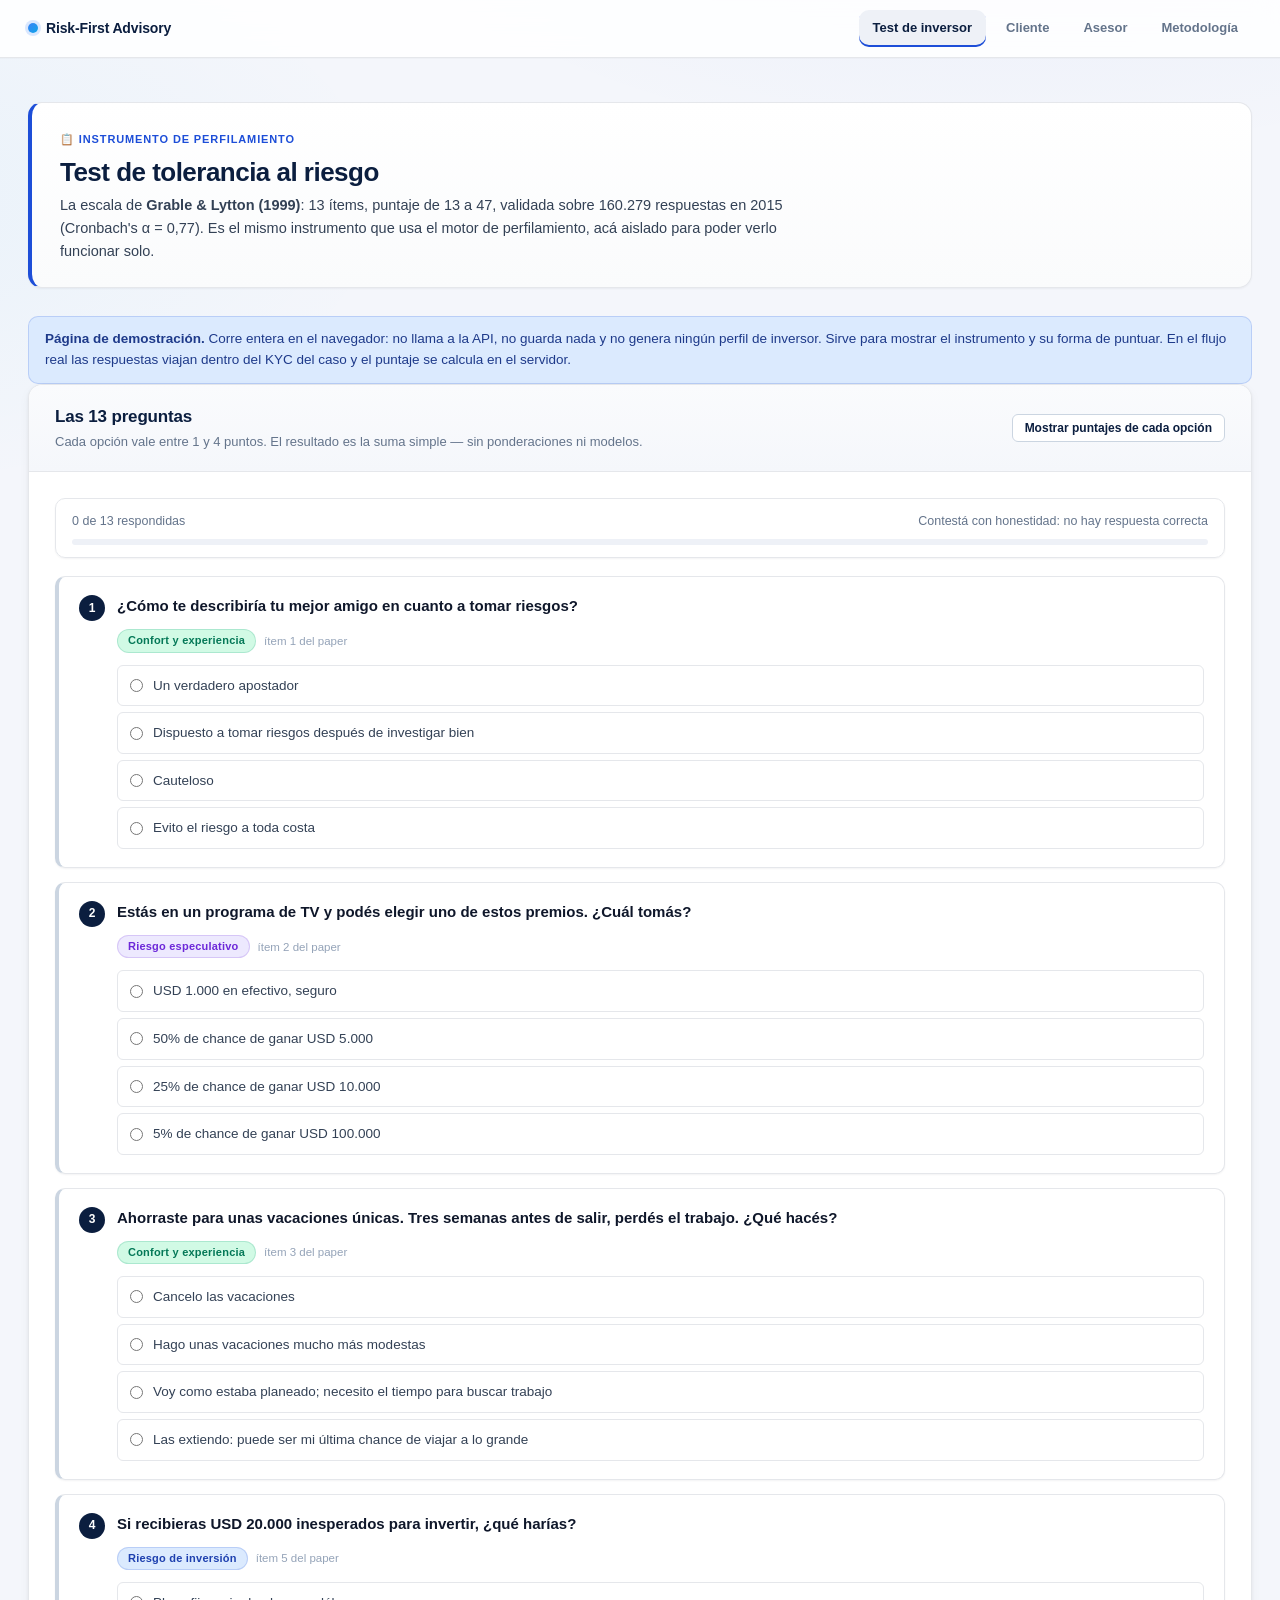
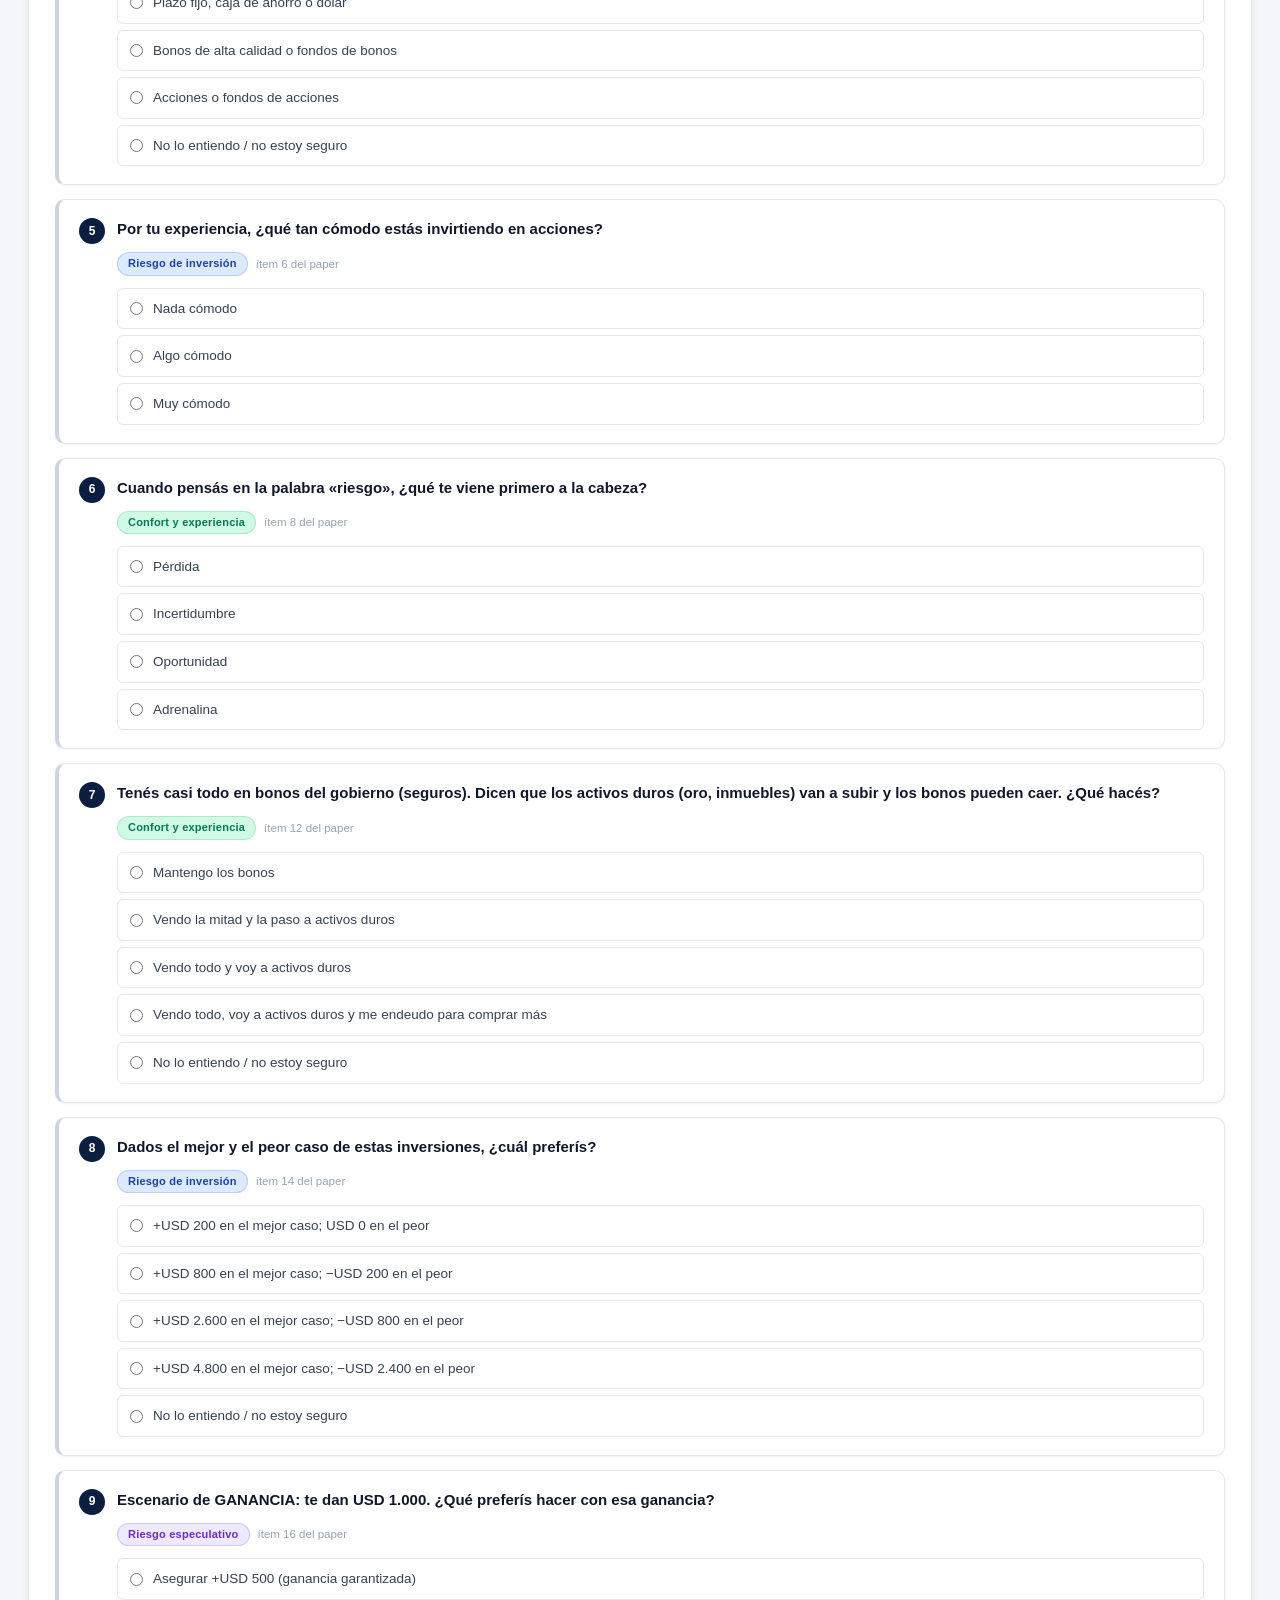
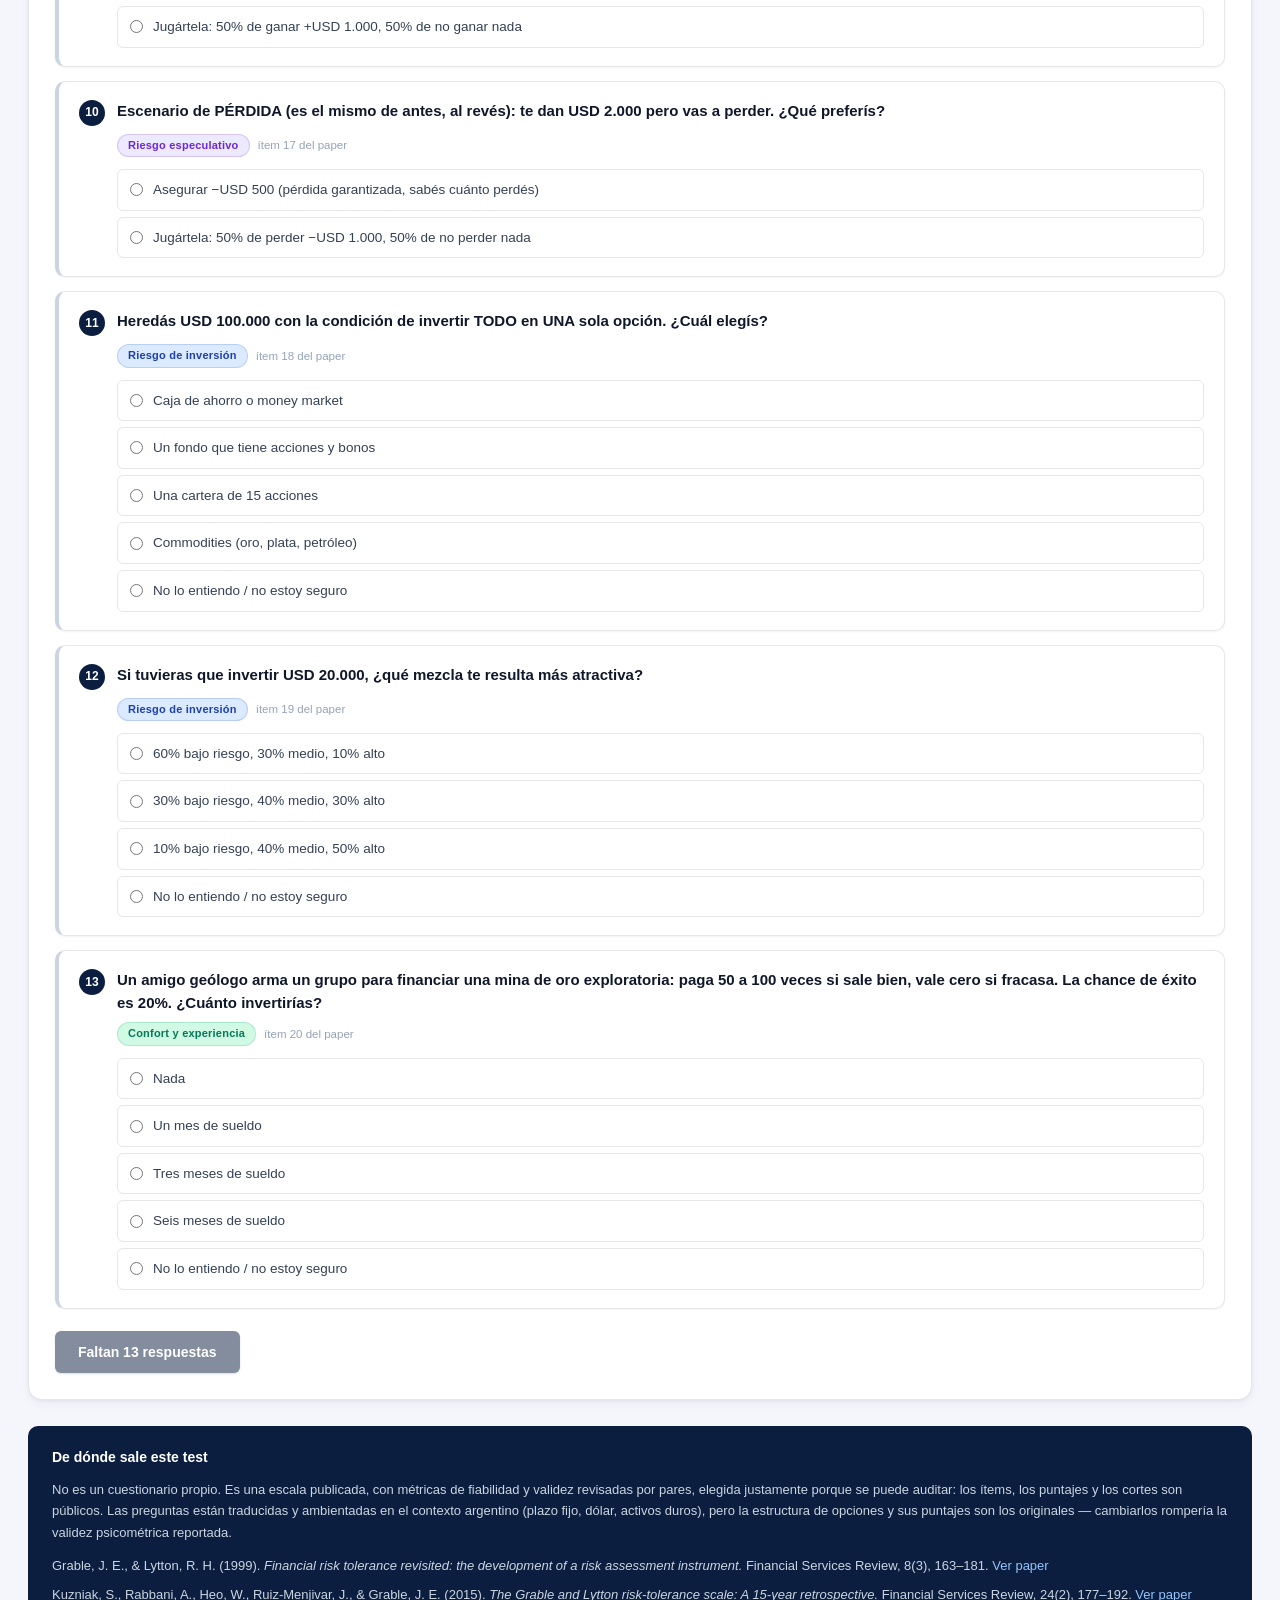
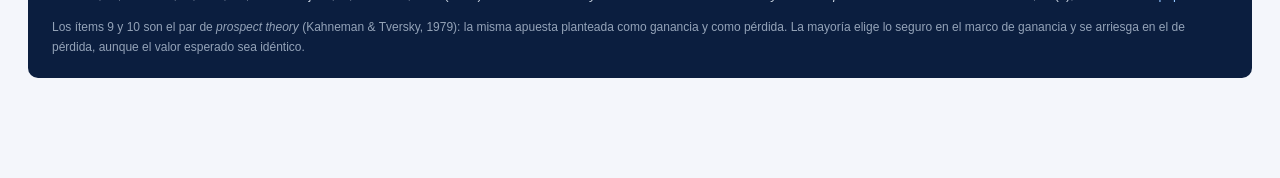
<file: frontend/test-inversor.html>
<!DOCTYPE html>
<html lang="es">
<head>
  <meta charset="UTF-8" />
  <meta name="viewport" content="width=device-width, initial-scale=1.0" />
  <title>Test de inversor — Escala Grable-Lytton</title>
  <meta name="description" content="El cuestionario de tolerancia al riesgo de Grable y Lytton (1999), 13 ítems, en una página autónoma: se responde, se puntúa y se explica de dónde sale cada número." />
  <link rel="stylesheet" href="css/base.css">
  <style>
    /* Estilos propios de esta página. No tocan base.css. */
    .gl-question {
      background: var(--rf-card);
      border: 1px solid var(--rf-border);
      border-left: 4px solid var(--rf-border-strong);
      border-radius: var(--rf-radius);
      padding: 18px 20px;
      margin-bottom: 14px;
      box-shadow: var(--rf-shadow-sm);
      transition: border-color .15s ease, box-shadow .15s ease;
    }
    .gl-question.is-answered { border-left-color: var(--rf-emerald-600); }
    .gl-q-head { display: flex; gap: 12px; align-items: flex-start; }
    .gl-q-num {
      flex: 0 0 26px; height: 26px; border-radius: 50%;
      background: var(--rf-navy-900); color: #fff;
      font-size: 12px; font-weight: 700;
      display: flex; align-items: center; justify-content: center;
    }
    .gl-q-text { font-size: 15px; font-weight: 600; color: var(--rf-text); line-height: 1.5; }
    .gl-q-meta {
      display: flex; align-items: center; gap: 8px;
      margin: 8px 0 12px 38px; flex-wrap: wrap;
    }
    .gl-orig { font-size: 11.5px; color: var(--rf-text-faint); }
    .gl-options { display: flex; flex-direction: column; gap: 6px; margin-left: 38px; }
    .gl-option {
      display: flex; align-items: center; gap: 10px;
      padding: 9px 12px; border: 1px solid var(--rf-border);
      border-radius: var(--rf-radius-sm); cursor: pointer;
      font-size: 13.5px; color: var(--rf-text-body);
      transition: background .12s ease, border-color .12s ease;
    }
    .gl-option:hover { background: var(--rf-bg-soft); border-color: var(--rf-border-strong); }
    .gl-option.is-picked {
      background: var(--rf-blue-100); border-color: var(--rf-navy-600); color: var(--rf-text);
      font-weight: 600;
    }
    .gl-option input { accent-color: var(--rf-navy-600); flex: 0 0 auto; }
    .gl-option-text { flex: 1; }
    .gl-points {
      font-family: "JetBrains Mono", ui-monospace, monospace;
      font-size: 11px; font-weight: 700; color: var(--rf-navy-600);
      background: var(--rf-blue-100); border-radius: var(--rf-radius-pill);
      padding: 1px 8px;
    }

    .gl-progress-bar {
      position: sticky; top: 66px; z-index: 20;
      background: rgba(255,255,255,.94); backdrop-filter: blur(6px);
      border: 1px solid var(--rf-border); border-radius: var(--rf-radius);
      padding: 12px 16px; margin-bottom: 18px; box-shadow: var(--rf-shadow-sm);
    }
    .gl-progress-head {
      display: flex; justify-content: space-between; align-items: center;
      font-size: 12.5px; color: var(--rf-text-muted); margin-bottom: 8px;
    }
    .gl-progress-track { height: 6px; background: var(--rf-bg-soft); border-radius: var(--rf-radius-pill); overflow: hidden; }
    .gl-progress-fill {
      height: 100%; width: 0%; border-radius: var(--rf-radius-pill);
      background: linear-gradient(90deg, var(--rf-cyan-500), var(--rf-navy-600));
      transition: width .25s ease;
    }

    .gl-scale-wrap { margin: 26px 0 8px; }
    .gl-scale-title { font-size: 12px; font-weight: 700; text-transform: uppercase; letter-spacing: .04em;
                      color: var(--rf-text-muted); margin-bottom: 10px; }
    /* overflow visible: la burbuja del marcador sobresale por arriba. Las puntas
       redondeadas se resuelven en las bandas extremas, no con overflow:hidden. */
    .gl-scale { position: relative; display: flex; height: 38px; margin-top: 30px; }
    .gl-scale-band {
      display: flex; align-items: center; justify-content: center;
      font-size: 10.5px; font-weight: 600; color: #fff; text-align: center;
    }
    .gl-scale-band:first-child { border-radius: var(--rf-radius-sm) 0 0 var(--rf-radius-sm); }
    .gl-scale-band:last-child  { border-radius: 0 var(--rf-radius-sm) var(--rf-radius-sm) 0; }
    /* Anchos proporcionales a los cortes 13-18 / 19-22 / 23-28 / 29-32 / 33-47 */
    .gl-band-1 { flex: 6;  background: #64748b; }
    .gl-band-2 { flex: 4;  background: #059669; }
    .gl-band-3 { flex: 6;  background: #2563eb; }
    .gl-band-4 { flex: 4;  background: #d97706; }
    .gl-band-5 { flex: 15; background: #dc2626; }
    .gl-scale-marker { position: absolute; top: -6px; bottom: -6px; width: 3px; background: var(--rf-text); }
    .gl-scale-bubble {
      position: absolute; top: -26px; left: 50%; transform: translateX(-50%);
      background: var(--rf-text); color: #fff; font-size: 12px; font-weight: 700;
      padding: 2px 9px; border-radius: var(--rf-radius-pill);
    }
    .gl-scale-axis {
      display: flex;
      font-family: "JetBrains Mono", ui-monospace, monospace;
      font-size: 10.5px; color: var(--rf-text-faint); margin-top: 6px;
    }
    .gl-scale-axis span { text-align: left; }
    .gl-scale-axis .gl-axis-end { flex: 0 0 auto; }

    .gl-factor-row { display: flex; align-items: center; gap: 14px; margin-bottom: 10px; }
    .gl-factor-name { flex: 0 0 250px; display: flex; flex-direction: column; gap: 3px; }
    .gl-factor-sub { font-size: 11px; color: var(--rf-text-faint); }
    .gl-factor-val { flex: 0 0 60px; text-align: right; font-family: "JetBrains Mono", ui-monospace, monospace;
                     font-size: 13px; font-weight: 700; }

    .gl-source {
      background: var(--rf-navy-900); color: #cbd5e1;
      border-radius: var(--rf-radius); padding: 20px 24px; margin-top: 26px;
      font-size: 13px; line-height: 1.65;
    }
    .gl-source h3 { color: #fff; font-size: 14px; margin-bottom: 10px; }
    .gl-source a { color: #93c5fd; }
    .gl-source .ref { display: block; margin-bottom: 8px; padding-left: 18px; text-indent: -18px; }

    @media (max-width: 640px) {
      .gl-options, .gl-q-meta { margin-left: 0; }
      .gl-factor-name { flex: 0 0 150px; }
    }
    @media print {
      .top-nav, .gl-progress-bar, .actions, .gl-source { display: none !important; }
    }
  </style>
</head>
<body>

<nav class="top-nav">
  <div class="top-nav-inner">
    <a href="index.html" class="nav-brand" style="text-decoration:none;"><span class="nav-brand-dot"></span>Risk-First Advisory</a>
    <span class="nav-spacer"></span>
    <a href="test-inversor.html" class="nav-item is-active">Test de inversor</a>
    <a href="client.html" class="nav-item is-client">Cliente</a>
    <a href="advisor.html" class="nav-item is-advisor">Asesor</a>
    <a href="methodology.html" class="nav-item">Metodología</a>
  </div>
</nav>

<main class="page">

  <div class="role-hero">
    <div class="role-hero-eyebrow">📋 Instrumento de perfilamiento</div>
    <div class="role-hero-title">Test de tolerancia al riesgo</div>
    <div class="role-hero-sub">
      La escala de <strong>Grable &amp; Lytton (1999)</strong>: 13 ítems, puntaje de 13 a 47,
      validada sobre 160.279 respuestas en 2015 (Cronbach's α = 0,77). Es el mismo instrumento
      que usa el motor de perfilamiento, acá aislado para poder verlo funcionar solo.
    </div>
  </div>

  <div class="msg msg-info">
    <strong>Página de demostración.</strong> Corre entera en el navegador: no llama a la API, no guarda
    nada y no genera ningún perfil de inversor. Sirve para mostrar el instrumento y su forma de puntuar.
    En el flujo real las respuestas viajan dentro del KYC del caso y el puntaje se calcula en el servidor.
  </div>

  <div class="card" id="gl-form-card">
    <div class="card-header">
      <div>
        <h2>Las 13 preguntas</h2>
        <div class="subtitle">Cada opción vale entre 1 y 4 puntos. El resultado es la suma simple — sin ponderaciones ni modelos.</div>
      </div>
      <div class="pill-cluster">
        <button class="btn-secondary btn-sm" id="gl-toggle-points">Mostrar puntajes de cada opción</button>
      </div>
    </div>
    <div class="card-body">

      <div class="gl-progress-bar">
        <div class="gl-progress-head">
          <span id="gl-progress-label">0 de 13 respondidas</span>
          <span>Contestá con honestidad: no hay respuesta correcta</span>
        </div>
        <div class="gl-progress-track"><div class="gl-progress-fill" id="gl-progress-fill"></div></div>
      </div>

      <div id="gl-items"></div>

      <div class="actions" style="margin-top:22px;">
        <button class="btn-primary btn-lg" id="gl-submit" disabled>Faltan 13 respuestas</button>
      </div>

    </div>
  </div>

  <div id="gl-result"></div>

  <div class="gl-source">
    <h3>De dónde sale este test</h3>
    <p style="margin-bottom:12px;">
      No es un cuestionario propio. Es una escala publicada, con métricas de fiabilidad y validez
      revisadas por pares, elegida justamente porque se puede auditar: los ítems, los puntajes y los
      cortes son públicos. Las preguntas están traducidas y ambientadas en el contexto argentino
      (plazo fijo, dólar, activos duros), pero la estructura de opciones y sus puntajes son los
      originales — cambiarlos rompería la validez psicométrica reportada.
    </p>
    <span class="ref">
      Grable, J. E., &amp; Lytton, R. H. (1999). <em>Financial risk tolerance revisited: the development
      of a risk assessment instrument.</em> Financial Services Review, 8(3), 163–181.
      <a href="https://openjournals.libs.uga.edu/fsr/article/view/3890" target="_blank" rel="noopener">Ver paper</a>
    </span>
    <span class="ref">
      Kuzniak, S., Rabbani, A., Heo, W., Ruiz-Menjivar, J., &amp; Grable, J. E. (2015). <em>The Grable and
      Lytton risk-tolerance scale: A 15-year retrospective.</em> Financial Services Review, 24(2), 177–192.
      <a href="https://openjournals.libs.uga.edu/fsr/article/view/3240" target="_blank" rel="noopener">Ver paper</a>
    </span>
    <p style="margin-top:12px;font-size:12px;color:#94a3b8;">
      Los ítems 9 y 10 son el par de <em>prospect theory</em> (Kahneman &amp; Tversky, 1979): la misma
      apuesta planteada como ganancia y como pérdida. La mayoría elige lo seguro en el marco de
      ganancia y se arriesga en el de pérdida, aunque el valor esperado sea idéntico.
    </p>
  </div>

</main>

<script src="js/test-inversor.js"></script>
</body>
</html>
</file>
<file: frontend/css/base.css>
/* ============================================================================
 * Risk-First Advisory — design system
 * ----------------------------------------------------------------------------
 * Institutional fintech / wealth-management aesthetic for the local demo UI.
 * Single source of truth for layout / typography / colours / components.
 * Classic CSS — no preprocessors, no framework, no CDN, no build step.
 * Existing class names from earlier phases are preserved; only the visuals
 * change so the HTML/JS keep working as-is.
 * ========================================================================== */

/* ── design tokens ──────────────────────────────────────────────────────── */
:root {
  /* Brand */
  --rf-navy-900: #0b1e3f;          /* deepest brand navy            */
  --rf-navy-800: #122a4f;
  --rf-navy-700: #1e3a6b;
  --rf-navy-600: #1d4ed8;          /* primary action                */
  --rf-navy-500: #2563eb;
  --rf-blue-100: #dbeafe;
  --rf-cyan-500: #0ea5e9;          /* AI / data accent              */

  /* Status */
  --rf-emerald-700: #047857;
  --rf-emerald-600: #059669;
  --rf-emerald-100: #d1fae5;
  --rf-amber-700:   #b45309;
  --rf-amber-600:   #d97706;
  --rf-amber-100:   #fef3c7;
  --rf-rose-700:    #be123c;
  --rf-rose-600:    #dc2626;
  --rf-rose-100:    #fee2e2;
  --rf-violet-700:  #6d28d9;
  --rf-violet-100:  #ede9fe;

  /* Neutrals */
  --rf-bg:          #f4f6fb;
  --rf-bg-soft:     #eef1f7;
  --rf-card:        #ffffff;
  --rf-text:        #0f172a;
  --rf-text-body:   #334155;
  --rf-text-muted:  #64748b;
  --rf-text-faint:  #94a3b8;
  --rf-border:      #e5e7eb;
  --rf-border-soft: #eef0f5;
  --rf-border-strong: #cbd5e1;

  /* Effects */
  --rf-shadow-sm:   0 1px 2px rgba(15,23,42,.05);
  --rf-shadow:      0 1px 3px rgba(15,23,42,.06), 0 4px 12px rgba(15,23,42,.04);
  --rf-shadow-md:   0 4px 6px rgba(15,23,42,.06), 0 12px 32px rgba(15,23,42,.06);
  --rf-shadow-hero: 0 24px 60px rgba(11,30,63,.30), 0 8px 24px rgba(11,30,63,.18);

  --rf-radius-sm: 6px;
  --rf-radius:    10px;
  --rf-radius-lg: 14px;
  --rf-radius-xl: 18px;
  --rf-radius-pill: 999px;
}

/* ── reset ─────────────────────────────────────────────────────────────── */
*, *::before, *::after { box-sizing: border-box; margin: 0; padding: 0; }

html { scroll-behavior: smooth; scroll-padding-top: 78px; }

body {
  font-family: "Inter", -apple-system, BlinkMacSystemFont, "Segoe UI",
               Roboto, "Helvetica Neue", Arial, sans-serif;
  font-feature-settings: "cv02", "cv03", "cv04", "ss01";
  font-size: 14.5px;
  line-height: 1.6;
  background:
    radial-gradient(1200px 600px at 80% -200px, rgba(29,78,216,.06), transparent 60%),
    radial-gradient(1000px 500px at -200px 200px, rgba(14,165,233,.05), transparent 60%),
    var(--rf-bg);
  color: var(--rf-text);
  -webkit-font-smoothing: antialiased;
  text-rendering: optimizeLegibility;
}

code, pre, .mono, td.mono, .chip {
  font-family: "JetBrains Mono", ui-monospace, SFMono-Regular, "SF Mono",
               Menlo, Consolas, "Liberation Mono", monospace;
}

a { color: var(--rf-navy-600); text-decoration: none; }
a:hover { text-decoration: underline; }

/* ── hero ──────────────────────────────────────────────────────────────── */
.hero {
  background:
    radial-gradient(800px 400px at 90% 10%, rgba(14,165,233,.32), transparent 60%),
    radial-gradient(900px 500px at 10% 90%, rgba(99,102,241,.22), transparent 60%),
    linear-gradient(135deg, #0a1a36 0%, #0b1e3f 40%, #0c2455 100%);
  color: #e2e8f0;
  padding: 56px 32px 44px;
  border-bottom: 1px solid rgba(255,255,255,.06);
  position: relative;
  overflow: hidden;
}
.hero::after {
  /* subtle grid texture */
  content: "";
  position: absolute; inset: 0;
  background-image:
    linear-gradient(rgba(255,255,255,.025) 1px, transparent 1px),
    linear-gradient(90deg, rgba(255,255,255,.025) 1px, transparent 1px);
  background-size: 32px 32px;
  pointer-events: none;
  mask-image: radial-gradient(circle at 50% 40%, black 30%, transparent 80%);
}
.hero-inner {
  max-width: 1280px; margin: 0 auto;
  display: grid; grid-template-columns: 1fr;
  gap: 48px; align-items: center;
  position: relative; z-index: 1;
}
.hero-text { max-width: 820px; }
.hero-sub { max-width: 680px; }
.hero-eyebrow {
  display: inline-flex; align-items: center; gap: 8px;
  font-size: 11px; letter-spacing: .14em; font-weight: 700;
  color: #93c5fd; text-transform: uppercase;
  padding: 6px 12px; background: rgba(147,197,253,.10);
  border: 1px solid rgba(147,197,253,.25);
  border-radius: var(--rf-radius-pill);
  margin-bottom: 18px;
}
.hero-eyebrow::before {
  content: ""; width: 8px; height: 8px; border-radius: 50%;
  background: #34d399; box-shadow: 0 0 0 3px rgba(52,211,153,.25);
}
.hero-title {
  font-size: 40px; line-height: 1.12;
  font-weight: 700; letter-spacing: -.02em;
  color: #f8fafc; margin-bottom: 16px;
}
.hero-em { color: #93c5fd; }
.hero-em-2 { color: #5eead4; }
.hero-sub {
  font-size: 16px; line-height: 1.65;
  color: #cbd5e1; max-width: 56ch;
  margin-bottom: 26px;
}
.hero-cta { display: flex; gap: 12px; flex-wrap: wrap; align-items: center; }
.hero-cta .btn-primary {
  background: linear-gradient(135deg, #3b82f6, #1d4ed8);
  box-shadow: 0 6px 18px rgba(59,130,246,.36);
  padding: 12px 22px; font-size: 14px;
}
.hero-cta .btn-primary:hover { background: linear-gradient(135deg, #2563eb, #1e40af); }
.hero-cta .btn-ghost {
  background: transparent; color: #e2e8f0;
  border: 1px solid rgba(226,232,240,.25);
  padding: 12px 20px; border-radius: var(--rf-radius); font-size: 14px;
  font-weight: 600; cursor: pointer; transition: background .15s, border-color .15s;
}
.hero-cta .btn-ghost:hover { background: rgba(255,255,255,.06); border-color: rgba(255,255,255,.4); }

.hero-stats {
  display: grid; grid-template-columns: 1fr 1fr; gap: 14px;
  background: rgba(15,23,42,.45);
  backdrop-filter: blur(8px); -webkit-backdrop-filter: blur(8px);
  border: 1px solid rgba(255,255,255,.08);
  padding: 22px; border-radius: var(--rf-radius-lg);
  box-shadow: var(--rf-shadow-hero);
}
.hero-stat {
  padding: 12px 14px; border-radius: var(--rf-radius);
  background: rgba(255,255,255,.03);
  border: 1px solid rgba(255,255,255,.05);
}
.hero-stat-num {
  font-size: 22px; font-weight: 700; color: #f1f5f9;
  letter-spacing: -.01em; line-height: 1.1; margin-bottom: 2px;
}
.hero-stat-num.is-mono {
  font-family: "JetBrains Mono", ui-monospace, Menlo, Consolas, monospace;
  font-size: 17px;
}
.hero-stat-label {
  font-size: 11px; color: #94a3b8;
  text-transform: uppercase; letter-spacing: .08em; font-weight: 600;
}

.hero-badges {
  max-width: 1280px; margin: 32px auto 0;
  display: flex; flex-wrap: wrap; gap: 8px;
  position: relative; z-index: 1;
}
.hero-badges .badge {
  background: rgba(255,255,255,.06);
  border: 1px solid rgba(255,255,255,.12);
  color: #e2e8f0; padding: 6px 12px;
  border-radius: var(--rf-radius-pill);
  font-size: 12px; font-weight: 600;
  display: inline-flex; align-items: center; gap: 6px;
}
.hero-badges .badge::before {
  content: ""; width: 6px; height: 6px; border-radius: 50%;
}
.hero-badges .badge-ai::before       { background: #38bdf8; }
.hero-badges .badge-advisor::before  { background: #34d399; }
.hero-badges .badge-audit::before    { background: #c084fc; }
.hero-badges .badge-local::before    { background: #fbbf24; }

/* ── top nav (sticky) ──────────────────────────────────────────────────── */
.top-nav {
  position: sticky; top: 0; z-index: 50;
  background: rgba(255,255,255,.85);
  backdrop-filter: saturate(160%) blur(12px);
  -webkit-backdrop-filter: saturate(160%) blur(12px);
  border-bottom: 1px solid var(--rf-border);
  box-shadow: 0 1px 0 rgba(15,23,42,.02);
}
.top-nav-inner {
  max-width: 1280px; margin: 0 auto;
  display: flex; align-items: center; gap: 6px;
  padding: 10px 28px; overflow-x: auto;
}
.nav-brand {
  font-weight: 700; font-size: 14px; color: var(--rf-navy-900);
  margin-right: 14px; letter-spacing: -.01em;
  display: inline-flex; align-items: center; gap: 8px;
}
.nav-brand-dot {
  width: 10px; height: 10px; border-radius: 50%;
  background: linear-gradient(135deg, #3b82f6, #0ea5e9);
  box-shadow: 0 0 0 3px rgba(59,130,246,.18);
}
.nav-item {
  font-size: 13px; font-weight: 600;
  color: var(--rf-text-muted);
  padding: 8px 14px; border-radius: var(--rf-radius);
  transition: background .15s, color .15s;
  white-space: nowrap;
}
.nav-item:hover { background: var(--rf-bg-soft); color: var(--rf-text); text-decoration: none; }
.nav-item-primary {
  background: var(--rf-navy-900); color: #f8fafc;
}
.nav-item-primary:hover { background: var(--rf-navy-800); color: #fff; }
.nav-item-muted { color: var(--rf-text-faint); }
.nav-spacer { flex: 1; }
.nav-tag {
  font-size: 11px; padding: 4px 10px;
  background: var(--rf-emerald-100); color: var(--rf-emerald-700);
  border-radius: var(--rf-radius-pill); font-weight: 700;
  letter-spacing: .04em; text-transform: uppercase;
}

/* legacy header (keep for fallback / a11y) */
header { display: none; }

/* ── page layout ───────────────────────────────────────────────────────── */
.page {
  max-width: 1280px; margin: 0 auto;
  padding: 36px 28px 100px;
}

.section-band {
  margin: 56px 0 16px;
  display: flex; align-items: baseline; gap: 14px;
}
.section-band .num {
  font-family: "JetBrains Mono", ui-monospace, Menlo, Consolas, monospace;
  font-size: 12px; color: var(--rf-text-faint);
  padding: 4px 10px; background: var(--rf-card);
  border: 1px solid var(--rf-border);
  border-radius: var(--rf-radius-pill);
}
.section-band h2 {
  font-size: 22px; font-weight: 700; letter-spacing: -.01em;
  color: var(--rf-navy-900);
}
.section-band .sub {
  color: var(--rf-text-muted); font-size: 14px; line-height: 1.45;
  margin-top: 4px;
}

/* ── cards ─────────────────────────────────────────────────────────────── */
.card {
  background: var(--rf-card);
  border: 1px solid var(--rf-border);
  border-radius: var(--rf-radius-lg);
  margin-bottom: 24px;
  overflow: hidden;
  box-shadow: var(--rf-shadow);
  transition: box-shadow .2s, transform .2s;
}
.card:hover { box-shadow: var(--rf-shadow-md); }
.card-header {
  background: linear-gradient(180deg, #fafbfd 0%, #f5f7fb 100%);
  border-bottom: 1px solid var(--rf-border);
  padding: 18px 26px;
  display: flex; align-items: center; justify-content: space-between;
  gap: 14px; flex-wrap: wrap;
}
.card-header h2 {
  font-size: 17px; font-weight: 700;
  color: var(--rf-navy-900); letter-spacing: -.01em;
}
.card-header .subtitle {
  font-size: 13px; color: var(--rf-text-muted); margin-top: 2px; font-weight: 400;
}
.card-body { padding: 26px; }

.card-hero {
  /* highlighted card with subtle gradient — used for Workbench primary card */
  border-color: rgba(29,78,216,.18);
  box-shadow: 0 1px 3px rgba(15,23,42,.06), 0 8px 32px rgba(29,78,216,.10);
}
.card-hero .card-header {
  background: linear-gradient(135deg, #f0f4ff 0%, #eef2ff 100%);
  border-bottom-color: rgba(29,78,216,.16);
}

/* Card pill cluster in header */
.card-header .pill-cluster { display: flex; gap: 6px; flex-wrap: wrap; }

/* ── kpi / stat cards ──────────────────────────────────────────────────── */
.kpi-grid {
  display: grid;
  grid-template-columns: repeat(4, minmax(0, 1fr));
  gap: 14px;
  margin-bottom: 24px;
}
.kpi-card {
  background: var(--rf-card);
  border: 1px solid var(--rf-border);
  border-radius: var(--rf-radius-lg);
  padding: 18px 20px;
  box-shadow: var(--rf-shadow-sm);
  display: flex; flex-direction: column; gap: 4px;
  position: relative; overflow: hidden;
  transition: transform .15s, box-shadow .15s;
}
.kpi-card:hover { transform: translateY(-1px); box-shadow: var(--rf-shadow); }
.kpi-card::after {
  content: ""; position: absolute; right: -16px; top: -16px;
  width: 80px; height: 80px;
  background: radial-gradient(circle, rgba(29,78,216,.10), transparent 70%);
  pointer-events: none;
}
.kpi-card .kpi-label {
  font-size: 11px; color: var(--rf-text-muted);
  letter-spacing: .08em; text-transform: uppercase; font-weight: 700;
}
.kpi-card .kpi-value {
  font-size: 28px; font-weight: 700; letter-spacing: -.02em;
  color: var(--rf-navy-900); line-height: 1.1;
}
.kpi-card .kpi-sub {
  font-size: 12px; color: var(--rf-text-muted); margin-top: 2px;
}
.kpi-card.is-accent .kpi-value { color: var(--rf-cyan-500); }
.kpi-card.is-success .kpi-value { color: var(--rf-emerald-600); }

/* ── workbench step indicator (visual timeline) ────────────────────────── */
.step-indicator {
  display: grid;
  grid-template-columns: repeat(11, minmax(0, 1fr));
  gap: 6px;
  padding: 22px 26px 24px;
  background: linear-gradient(180deg, #fafbfd 0%, #f4f6fb 100%);
  border-bottom: 1px solid var(--rf-border);
}
.step-cell {
  display: flex; flex-direction: column; align-items: center;
  gap: 6px; text-align: center; position: relative;
  cursor: default;
}
.step-cell + .step-cell::before {
  content: ""; position: absolute;
  left: -50%; top: 16px; width: 100%; height: 2px;
  background: var(--rf-border-strong);
  z-index: 0;
}
.step-cell[data-state="completed"] + .step-cell::before,
.step-cell[data-state="completed"]::after { background: var(--rf-emerald-600); }
.step-cell .step-dot {
  width: 34px; height: 34px; border-radius: 50%;
  background: #fff; color: var(--rf-text-muted);
  border: 2px solid var(--rf-border-strong);
  font-size: 12px; font-weight: 700;
  display: flex; align-items: center; justify-content: center;
  position: relative; z-index: 1;
  transition: all .2s;
}
.step-cell .step-label {
  font-size: 11px; color: var(--rf-text-muted);
  font-weight: 600; line-height: 1.2;
}
.step-cell[data-state="ready"] .step-dot {
  background: var(--rf-navy-600); color: #fff; border-color: var(--rf-navy-600);
  box-shadow: 0 0 0 4px rgba(29,78,216,.18);
}
.step-cell[data-state="ready"] .step-label { color: var(--rf-navy-900); font-weight: 700; }
.step-cell[data-state="completed"] .step-dot {
  background: var(--rf-emerald-600); color: #fff; border-color: var(--rf-emerald-600);
}
.step-cell[data-state="completed"] .step-dot::after {
  content: "✓"; position: absolute; font-size: 14px;
}
.step-cell[data-state="completed"] .step-dot > span { display: none; }
.step-cell[data-state="blocked"] .step-dot {
  background: var(--rf-rose-100); color: var(--rf-rose-700);
  border-color: var(--rf-rose-600);
}

/* ── workbench step group bands ────────────────────────────────────────── */
.wb-group-band {
  display: flex; align-items: center; gap: 12px;
  margin: 28px 0 14px; padding: 12px 20px;
  background: var(--rf-bg-soft); border-radius: var(--rf-radius);
  border-left: 4px solid var(--rf-navy-600);
}
.wb-group-band .wb-group-eyebrow {
  font-size: 11px; font-weight: 700;
  color: var(--rf-navy-700); letter-spacing: .14em; text-transform: uppercase;
}
.wb-group-band .wb-group-title {
  font-size: 15px; font-weight: 700; color: var(--rf-navy-900);
}
.wb-group-band .wb-group-help {
  font-size: 12px; color: var(--rf-text-muted);
  margin-left: auto; max-width: 50%;
}
.wb-group-band.is-portfolio { border-left-color: var(--rf-cyan-500); }
.wb-group-band.is-portfolio .wb-group-eyebrow { color: #0369a1; }
.wb-group-band.is-output    { border-left-color: var(--rf-emerald-600); }
.wb-group-band.is-output    .wb-group-eyebrow { color: var(--rf-emerald-700); }
.wb-group-band.is-audit     { border-left-color: var(--rf-violet-700); }
.wb-group-band.is-audit     .wb-group-eyebrow { color: var(--rf-violet-700); }

/* ── form grid ─────────────────────────────────────────────────────────── */
.form-grid {
  display: grid; grid-template-columns: 1fr 1fr;
  gap: 16px 22px;
}
.form-grid.cols-3 { grid-template-columns: repeat(3, 1fr); }
.full-span { grid-column: 1 / -1; }

.field { display: flex; flex-direction: column; gap: 6px; }
.field label {
  font-size: 12px; font-weight: 600;
  color: var(--rf-text-body); text-transform: uppercase;
  letter-spacing: .06em;
}
.field .hint {
  font-size: 11px; color: var(--rf-text-faint);
  font-weight: 400; text-transform: none; letter-spacing: 0;
}

input[type="text"], input[type="number"], select, textarea {
  border: 1px solid var(--rf-border-strong);
  border-radius: var(--rf-radius-sm);
  padding: 9px 12px;
  font-size: 13.5px;
  color: var(--rf-text);
  background: #fff;
  width: 100%;
  transition: border-color .15s, box-shadow .15s;
  font-family: inherit;
}
input[type="text"]:hover,
input[type="number"]:hover,
select:hover,
textarea:hover { border-color: #94a3b8; }
input[type="text"]:focus,
input[type="number"]:focus,
select:focus,
textarea:focus {
  outline: none; border-color: var(--rf-navy-600);
  box-shadow: 0 0 0 3px rgba(29,78,216,.40);
}
textarea { resize: vertical; min-height: 68px; line-height: 1.5; }

.section-label {
  font-size: 11px; font-weight: 700;
  color: var(--rf-navy-700);
  text-transform: uppercase; letter-spacing: .10em;
  padding-bottom: 8px; margin-bottom: 4px;
  border-bottom: 1px solid var(--rf-border);
  display: flex; align-items: center; gap: 8px;
}
.section-label::before {
  content: ""; width: 18px; height: 2px; background: var(--rf-navy-600);
  display: inline-block;
}

/* ── buttons ───────────────────────────────────────────────────────────── */
button {
  cursor: pointer; border: 1px solid transparent;
  border-radius: var(--rf-radius-sm);
  font-family: inherit;
  font-size: 13.5px; font-weight: 600;
  padding: 10px 18px;
  transition: background .15s, box-shadow .15s, transform .05s, border-color .15s;
  display: inline-flex; align-items: center; justify-content: center; gap: 6px;
}
button:active { transform: translateY(1px); }
.btn-primary {
  background: var(--rf-navy-900); color: #fff;
  box-shadow: 0 1px 2px rgba(11,30,63,.30);
}
.btn-primary:hover  { background: var(--rf-navy-800); }
.btn-secondary {
  background: #fff; color: var(--rf-navy-900);
  border-color: var(--rf-border-strong);
}
.btn-secondary:hover { background: var(--rf-bg-soft); border-color: #94a3b8; }
.btn-sm  { padding: 6px 12px; font-size: 12px; }
.btn-lg  { padding: 12px 22px; font-size: 14px; }
button:disabled { opacity: .5; cursor: not-allowed; transform: none; }

.actions {
  margin-top: 20px;
  display: flex; gap: 10px; align-items: center; flex-wrap: wrap;
}

/* ── pills / badges ────────────────────────────────────────────────────── */
.pill {
  display: inline-flex; align-items: center; gap: 5px;
  padding: 3px 10px;
  border-radius: var(--rf-radius-pill);
  font-size: 11px;
  font-weight: 700; letter-spacing: .02em;
  border: 1px solid transparent;
  line-height: 1.4;
}
.pill-green  { background: var(--rf-emerald-100); color: var(--rf-emerald-700); border-color: rgba(5,150,105,.18); }
.pill-red    { background: var(--rf-rose-100);    color: var(--rf-rose-700);    border-color: rgba(220,38,38,.18); }
.pill-orange { background: var(--rf-amber-100);   color: var(--rf-amber-700);   border-color: rgba(217,119,6,.18); }
.pill-blue   { background: var(--rf-blue-100);    color: #1e40af;               border-color: rgba(29,78,216,.18); }
.pill-grey   { background: #f1f5f9;               color: #475569;               border-color: var(--rf-border); }
.pill-violet { background: var(--rf-violet-100);  color: var(--rf-violet-700);  border-color: rgba(109,40,217,.18); }
.pill-dot::before {
  content: ""; width: 6px; height: 6px; border-radius: 50%; background: currentColor;
}

/* ── chips ─────────────────────────────────────────────────────────────── */
.list-chips { display: flex; flex-wrap: wrap; gap: 6px; margin-top: 6px; }
.chip {
  background: var(--rf-bg-soft);
  border: 1px solid var(--rf-border);
  border-radius: var(--rf-radius-sm);
  padding: 3px 8px;
  font-size: 11.5px;
  color: var(--rf-navy-700);
}
.chip-warn { background: #fef9c3; border-color: #fde68a; color: var(--rf-amber-700); }
.chip-err  { background: var(--rf-rose-100); border-color: rgba(220,38,38,.25); color: var(--rf-rose-700); }

/* ── result / summary boxes ────────────────────────────────────────────── */
.result-box {
  margin-top: 22px;
  border: 1px solid var(--rf-border);
  border-radius: var(--rf-radius-lg);
  overflow: hidden;
  background: #fff;
  box-shadow: var(--rf-shadow-sm);
}
.result-summary {
  padding: 18px 22px;
  background: linear-gradient(180deg, #f8fafd 0%, #f1f4fa 100%);
  border-bottom: 1px solid var(--rf-border);
}
.summary-grid {
  display: grid;
  grid-template-columns: repeat(auto-fill, minmax(200px, 1fr));
  gap: 14px 24px; margin-top: 14px;
}
.summary-item label {
  display: block; font-size: 11px; font-weight: 600;
  color: var(--rf-text-muted); text-transform: uppercase; letter-spacing: .04em;
  margin-bottom: 3px;
}
.summary-item .value { font-size: 13.5px; color: var(--rf-text); word-break: break-word; }

/* ── json collapsibles ────────────────────────────────────────────────── */
details { margin: 0; }
details summary {
  padding: 10px 18px;
  background: var(--rf-bg-soft);
  cursor: pointer;
  font-size: 12px; font-weight: 600;
  color: var(--rf-text-muted);
  list-style: none;
  display: flex; align-items: center; gap: 8px;
  user-select: none;
  border-top: 1px solid var(--rf-border-soft);
}
details summary::before {
  content: "▶"; font-size: 9px; transition: transform .15s;
  color: var(--rf-text-faint);
}
details[open] summary::before { transform: rotate(90deg); }
details summary:hover { background: #e6eaf3; color: var(--rf-text); }
details summary::-webkit-details-marker { display: none; }

pre.json-block {
  background: #0b1220;
  color: #c7e3a8;
  font-family: "JetBrains Mono", ui-monospace, Menlo, Consolas, monospace;
  font-size: 12px;
  line-height: 1.55;
  padding: 16px 20px;
  overflow-x: auto;
  margin: 0;
  white-space: pre-wrap;
  word-break: break-word;
  border-top: 1px solid rgba(255,255,255,.04);
}

/* ── message boxes ─────────────────────────────────────────────────────── */
.msg {
  padding: 12px 16px;
  border-radius: var(--rf-radius);
  font-size: 13.5px;
  margin-top: 12px;
  border: 1px solid transparent;
  line-height: 1.55;
}
.msg-error   { background: var(--rf-rose-100);    color: var(--rf-rose-700);    border-color: rgba(220,38,38,.20); }
.msg-info    { background: var(--rf-blue-100);    color: #1e3a8a;               border-color: rgba(29,78,216,.18); }
.msg-success { background: var(--rf-emerald-100); color: var(--rf-emerald-700); border-color: rgba(5,150,105,.20); }

/* ── tables ────────────────────────────────────────────────────────────── */
.tbl-wrap { overflow-x: auto; margin-top: 14px; border-radius: var(--rf-radius); border: 1px solid var(--rf-border); }
table { width: 100%; border-collapse: collapse; font-size: 13px; background: #fff; }
th {
  background: #f4f6fb;
  text-align: left; padding: 10px 14px;
  font-size: 11px; font-weight: 700;
  color: var(--rf-text-body);
  text-transform: uppercase; letter-spacing: .04em;
  border-bottom: 1px solid var(--rf-border);
}
td { padding: 10px 14px; border-bottom: 1px solid var(--rf-border-soft); vertical-align: top; color: var(--rf-text-body); }
tr:last-child td { border-bottom: none; }
tr:hover td { background: #f8fafd; }
td.mono { font-size: 12px; color: var(--rf-text); }

/* ── filter row ────────────────────────────────────────────────────────── */
.filter-row {
  display: flex; gap: 12px; align-items: flex-end;
  margin-bottom: 14px; flex-wrap: wrap;
}
.filter-row .field { flex: 1; min-width: 180px; }

/* ── spinner ───────────────────────────────────────────────────────────── */
.spinner {
  display: inline-block;
  width: 14px; height: 14px;
  border: 2px solid rgba(255,255,255,.40);
  border-top-color: #fff;
  border-radius: 50%;
  animation: spin .7s linear infinite;
  vertical-align: middle;
  margin-right: 6px;
}
@keyframes spin { to { transform: rotate(360deg); } }

/* ── hidden ────────────────────────────────────────────────────────────── */
.hidden { display: none !important; }

/* ── responsive ────────────────────────────────────────────────────────── */
@media (max-width: 980px) {
  .hero-inner { grid-template-columns: 1fr; gap: 28px; }
  .hero-title { font-size: 32px; }
  .kpi-grid   { grid-template-columns: repeat(2, 1fr); }
  .step-indicator { grid-template-columns: repeat(6, 1fr); gap: 10px 6px; }
  .step-cell + .step-cell::before { display: none; }
}
@media (max-width: 640px) {
  .form-grid, .form-grid.cols-3 { grid-template-columns: 1fr; }
  .full-span { grid-column: 1; }
  .hero { padding: 36px 22px 30px; }
  .hero-title { font-size: 26px; }
  .page { padding: 22px 18px 80px; }
  .card-body { padding: 20px; }
  .kpi-grid { grid-template-columns: 1fr 1fr; }
  .step-indicator { grid-template-columns: repeat(4, 1fr); }
}

/* ── portfolio candidate cards (legacy live-portfolio + workbench) ─────── */
.portfolio-card {
  border: 1px solid var(--rf-border);
  border-radius: var(--rf-radius);
  margin-bottom: 16px;
  overflow: hidden;
  background: #fff;
  box-shadow: var(--rf-shadow-sm);
}
.portfolio-card:last-child { margin-bottom: 0; }
.portfolio-card-header {
  background: linear-gradient(180deg, #f7f9fd 0%, #eff3fa 100%);
  border-bottom: 1px solid var(--rf-border);
  padding: 12px 18px;
  display: flex; align-items: center; gap: 10px; flex-wrap: wrap;
}
.portfolio-card-header .variant-name {
  font-size: 14px; font-weight: 700;
  color: var(--rf-navy-900); margin-right: 4px;
  letter-spacing: -.01em;
}
.portfolio-card-body { padding: 18px; }

.metrics-grid {
  display: grid;
  grid-template-columns: repeat(auto-fill, minmax(160px, 1fr));
  gap: 12px 18px; margin-bottom: 16px;
}
.metric-item label {
  display: block; font-size: 11px; font-weight: 600;
  color: var(--rf-text-muted); text-transform: uppercase;
  letter-spacing: .04em; margin-bottom: 3px;
}
.metric-item .metric-value {
  font-size: 17px; font-weight: 700;
  color: var(--rf-navy-900); letter-spacing: -.01em;
}

.override-banner {
  background: #fffbeb;
  border: 1px solid #fde68a;
  border-left: 4px solid var(--rf-amber-600);
  border-radius: var(--rf-radius);
  padding: 12px 16px;
  margin-bottom: 14px;
  font-size: 12.5px;
  color: var(--rf-amber-700);
}
.override-banner .override-title {
  font-weight: 700; font-size: 13px;
  margin-bottom: 5px;
  display: flex; align-items: center; gap: 6px;
}

.weight-row {
  display: flex; align-items: center; gap: 10px;
  padding: 6px 0; border-bottom: 1px solid var(--rf-border-soft);
}
.weight-row:last-child { border-bottom: none; }
.weight-ticker {
  font-family: "JetBrains Mono", ui-monospace, Menlo, Consolas, monospace;
  font-size: 12px; font-weight: 600;
  color: var(--rf-navy-900);
  width: 48px; flex-shrink: 0;
}
.weight-pct {
  font-size: 12px; color: var(--rf-text-body);
  width: 56px; text-align: right; flex-shrink: 0;
}
.weight-bar-track {
  flex: 1;
  background: var(--rf-bg-soft);
  border-radius: 4px;
  height: 8px;
  overflow: hidden;
}
.weight-bar-fill {
  height: 100%;
  background: linear-gradient(90deg, var(--rf-navy-700), var(--rf-navy-500));
  border-radius: 4px;
}

.status-insufficient { background: var(--rf-blue-100);  border: 1px solid rgba(29,78,216,.20); }
.status-infeasible   { background: var(--rf-rose-100);  border: 1px solid rgba(220,38,38,.20); }
.live-status-box {
  padding: 16px 20px; border-radius: var(--rf-radius);
  margin-bottom: 14px;
}
.live-status-box .status-title { font-size: 15px; font-weight: 700; margin-bottom: 4px; }
.live-status-box .status-msg   { font-size: 13px; color: var(--rf-text-body); }

/* ── ai disclaimer / explainer boxes ───────────────────────────────────── */
.ai-disclaimer {
  background: #f0f6ff;
  border: 1px solid #c7d8f5;
  border-left: 4px solid var(--rf-navy-600);
  border-radius: var(--rf-radius);
  padding: 14px 18px; margin-bottom: 18px;
  font-size: 13px; color: #1e3a8a; line-height: 1.65;
}
.ai-disclaimer strong { color: var(--rf-navy-900); }
.ai-disclaimer ul { margin: 6px 0 0 18px; }
.ai-disclaimer code {
  background: rgba(29,78,216,.10); padding: 1px 6px; border-radius: 4px;
  font-size: 12px;
}

.ai-section-title {
  font-size: 11px; font-weight: 700;
  color: var(--rf-navy-700);
  text-transform: uppercase; letter-spacing: .08em;
  margin-bottom: 10px; padding-bottom: 6px;
  border-bottom: 1px solid var(--rf-border);
  display: flex; align-items: center; gap: 8px;
}
.ai-section-title::before {
  content: ""; width: 14px; height: 2px;
  background: var(--rf-navy-600); display: inline-block;
}

.contradiction-card {
  padding: 12px 16px; border-radius: var(--rf-radius);
  margin-bottom: 10px; font-size: 13px;
}
.contradiction-card:last-child { margin-bottom: 0; }
.contradiction-header { display: flex; align-items: center; gap: 8px; margin-bottom: 4px; }
.contradiction-field {
  font-weight: 700;
  font-family: "JetBrains Mono", ui-monospace, Menlo, Consolas, monospace;
  font-size: 12px; color: var(--rf-navy-900);
}
.contradiction-explanation { color: var(--rf-text-body); line-height: 1.5; }

.severity-high   { border-left: 4px solid var(--rf-rose-600);   background: var(--rf-rose-100); }
.severity-medium { border-left: 4px solid var(--rf-amber-600);  background: var(--rf-amber-100); }
.severity-low    { border-left: 4px solid var(--rf-navy-600);   background: var(--rf-blue-100); }

.confidence-bar-track {
  flex: 1; background: var(--rf-bg-soft);
  border-radius: 6px; height: 10px; overflow: hidden;
}
.confidence-bar-fill {
  height: 100%; border-radius: 6px;
  background: linear-gradient(90deg, var(--rf-navy-700), #38bdf8);
}

.numbered-list {
  counter-reset: item;
  list-style: none; padding: 0; margin: 0;
}
.numbered-list li {
  counter-increment: item;
  display: flex; gap: 12px; align-items: flex-start;
  padding: 9px 0; border-bottom: 1px solid var(--rf-border-soft);
  font-size: 13.5px; line-height: 1.55;
}
.numbered-list li:last-child { border-bottom: none; }
.numbered-list li::before {
  content: counter(item);
  background: var(--rf-navy-900); color: #fff;
  font-size: 11px; font-weight: 700;
  min-width: 22px; height: 22px; border-radius: 50%;
  display: flex; align-items: center; justify-content: center;
  flex-shrink: 0; margin-top: 1px;
}

/* ── footnote / fine print ─────────────────────────────────────────────── */
.fine-print {
  margin-top: 14px;
  padding: 12px 16px;
  background: var(--rf-bg-soft);
  border-radius: var(--rf-radius);
  border: 1px dashed var(--rf-border-strong);
  font-size: 12px; color: var(--rf-text-muted); line-height: 1.55;
}
.fine-print strong { color: var(--rf-text-body); }

/* ── narrative help text (for non-technical reviewers) ─────────────────── */
.story-strip {
  display: grid;
  grid-template-columns: repeat(auto-fit, minmax(240px, 1fr));
  gap: 14px; margin: 20px 0 28px;
}
.story-card {
  background: var(--rf-card);
  border: 1px solid var(--rf-border);
  border-radius: var(--rf-radius-lg);
  padding: 18px 20px;
  box-shadow: var(--rf-shadow-sm);
}
.story-card .story-eyebrow {
  font-size: 11px; font-weight: 700; letter-spacing: .10em;
  text-transform: uppercase; color: var(--rf-cyan-500); margin-bottom: 6px;
  display: flex; align-items: center; gap: 8px;
}
.story-card .story-eyebrow::before {
  content: ""; width: 18px; height: 2px;
  background: currentColor; display: inline-block;
}
.story-card.is-advisor .story-eyebrow { color: var(--rf-emerald-600); }
.story-card.is-system  .story-eyebrow { color: var(--rf-amber-600); }
.story-card.is-audit   .story-eyebrow { color: var(--rf-violet-700); }
.story-card .story-title {
  font-size: 16px; font-weight: 700;
  color: var(--rf-navy-900); margin-bottom: 6px; letter-spacing: -.01em;
}
.story-card .story-body {
  font-size: 13px; color: var(--rf-text-body); line-height: 1.55;
}

/* ── methodology explainer (advisor-friendly, no formulas) ─────────────── */
.method-strip { margin: 20px 0 28px; }
.method-card {
  background: var(--rf-card);
  border: 1px solid var(--rf-border);
  border-radius: var(--rf-radius-lg);
  padding: 22px 24px;
  box-shadow: var(--rf-shadow-sm);
}
.method-headline {
  font-size: 19px; font-weight: 700; color: var(--rf-navy-900);
  letter-spacing: -.01em; margin: 2px 0 8px;
}
.method-lede {
  font-size: 13.5px; color: var(--rf-text-body); line-height: 1.6;
  margin: 0 0 16px; max-width: 72ch;
}
.method-cols { display: grid; grid-template-columns: 1fr 1fr; gap: 16px; }
.method-col {
  border: 1px solid var(--rf-border); border-radius: var(--rf-radius-md, 10px);
  padding: 14px 16px; background: var(--rf-bg-subtle, #fafbfc);
}
.method-col.is-take  { border-left: 3px solid var(--rf-emerald-600); }
.method-col.is-avoid { border-left: 3px solid var(--rf-violet-700); }
.method-col-head {
  font-size: 11px; font-weight: 700; letter-spacing: .08em; text-transform: uppercase;
  margin-bottom: 8px; color: var(--rf-navy-900);
}
.method-col ul { margin: 0; padding-left: 18px; }
.method-col li {
  font-size: 12.5px; color: var(--rf-text-body); line-height: 1.5; margin-bottom: 6px;
}
.method-foot {
  font-size: 12px; color: var(--rf-text-muted, #6b7280); margin-top: 14px; line-height: 1.5;
}
.method-foot a {
  color: var(--rf-cyan-600, #0891b2); font-weight: 600; text-decoration: none;
}
.method-foot a:hover { text-decoration: underline; }
@media (max-width: 720px) { .method-cols { grid-template-columns: 1fr; } }

/* ── advisor-facing demo helpers (presenter notes + demo path) ─────────── */
.demo-helpers {
  display: grid;
  grid-template-columns: 1.45fr 1fr;
  gap: 16px;
  margin: 20px 0 28px;
}
@media (max-width: 980px) {
  .demo-helpers { grid-template-columns: 1fr; }
}

/* Recommended demo path — left column, prominent numbered card */
.demo-path {
  background: linear-gradient(180deg, #fbfcfe 0%, #f4f7fc 100%);
  border: 1px solid rgba(29,78,216,.18);
  border-left: 4px solid var(--rf-navy-600);
  border-radius: var(--rf-radius-lg);
  padding: 22px 24px 18px;
  box-shadow: var(--rf-shadow);
}
.demo-path-header { margin-bottom: 14px; }
.demo-path-eyebrow {
  display: inline-block;
  font-size: 10.5px; font-weight: 700; letter-spacing: .14em;
  text-transform: uppercase; color: var(--rf-navy-600);
  background: rgba(29,78,216,.10);
  padding: 4px 10px; border-radius: var(--rf-radius-pill);
  margin-bottom: 8px;
}
.demo-path-title {
  font-size: 18px; font-weight: 700;
  color: var(--rf-navy-900); letter-spacing: -.01em;
}
.demo-path-sub {
  font-size: 12.5px; color: var(--rf-text-muted); margin-top: 4px;
}
.demo-path-steps {
  list-style: none; padding: 0; margin: 14px 0 0;
  display: flex; flex-direction: column; gap: 8px;
}
.demo-path-steps li {
  font-size: 13px; line-height: 1.5;
  color: var(--rf-text-body);
  padding: 8px 10px 8px 6px;
  border-radius: var(--rf-radius);
  display: flex; align-items: flex-start; gap: 10px;
}
.demo-path-steps li:hover { background: rgba(29,78,216,.04); }
.demo-path-steps .step-num {
  flex-shrink: 0;
  width: 22px; height: 22px;
  background: var(--rf-navy-900); color: #fff;
  border-radius: 50%;
  font-size: 11px; font-weight: 700;
  display: inline-flex; align-items: center; justify-content: center;
  margin-top: 1px;
}
.demo-path-steps strong { color: var(--rf-navy-900); }
.demo-path-steps em     { font-style: normal; color: var(--rf-navy-700); font-weight: 600; }
.demo-path-steps code {
  background: rgba(29,78,216,.10);
  color: var(--rf-navy-700);
  padding: 1px 6px; border-radius: 4px;
  font-family: "JetBrains Mono", ui-monospace, Menlo, Consolas, monospace;
  font-size: 11.5px;
}

/* Presenter notes — right column, collapsible details */
.presenter-notes {
  background: var(--rf-card);
  border: 1px solid var(--rf-border);
  border-radius: var(--rf-radius-lg);
  box-shadow: var(--rf-shadow-sm);
  overflow: hidden;
  align-self: start;
}
.presenter-notes > summary {
  list-style: none;
  cursor: pointer;
  padding: 18px 22px;
  display: flex; flex-direction: column; gap: 4px;
  background: linear-gradient(180deg, #fdfdfe 0%, #f7f5fb 100%);
  border-bottom: 1px solid transparent;
  user-select: none;
  transition: background .15s;
}
.presenter-notes > summary::-webkit-details-marker { display: none; }
.presenter-notes > summary::before { content: ""; }   /* override global details ▶ */
.presenter-notes > summary:hover { background: #f3f0fa; }
.presenter-notes[open] > summary { border-bottom-color: var(--rf-border); }
.presenter-notes .presenter-icon {
  display: inline-block;
  color: var(--rf-violet-700);
  font-size: 14px; line-height: 1;
  transition: transform .2s;
}
.presenter-notes[open] .presenter-icon { transform: rotate(90deg); }
.presenter-notes .presenter-title {
  display: inline-block;
  font-size: 14.5px; font-weight: 700;
  color: var(--rf-navy-900);
  margin-left: 6px;
}
.presenter-notes .presenter-sub {
  font-size: 12px; color: var(--rf-text-muted);
  margin-top: 2px;
  margin-left: 22px;
}
.presenter-script {
  list-style: none; padding: 14px 22px 6px;
  margin: 0;
  counter-reset: pscript;
  background: #fff;
}
.presenter-script li {
  counter-increment: pscript;
  position: relative;
  font-size: 13px; line-height: 1.55;
  color: var(--rf-text-body);
  padding: 10px 0 12px 36px;
  border-bottom: 1px solid var(--rf-border-soft);
}
.presenter-script li:last-child { border-bottom: none; }
.presenter-script li::before {
  content: counter(pscript);
  position: absolute; left: 0; top: 11px;
  width: 24px; height: 24px;
  background: var(--rf-violet-100);
  color: var(--rf-violet-700);
  border-radius: 50%;
  font-size: 11px; font-weight: 700;
  display: inline-flex; align-items: center; justify-content: center;
}
.presenter-script strong { color: var(--rf-navy-900); }
.presenter-script em { font-style: italic; color: var(--rf-text-muted); }
.presenter-disclaimer {
  margin: 0;
  padding: 12px 22px 18px;
  font-size: 11.5px; color: var(--rf-text-muted);
  background: #fff;
  border-top: 1px dashed var(--rf-border);
  line-height: 1.5;
}
.presenter-disclaimer strong { color: var(--rf-amber-700); }

/* ── legacy / utilities group divider ──────────────────────────────────── */
.legacy-divider {
  margin: 80px 0 24px;
  padding: 24px 28px;
  background: linear-gradient(180deg, var(--rf-bg-soft) 0%, transparent 100%);
  border-radius: var(--rf-radius-lg);
  border: 1px dashed var(--rf-border-strong);
}
.legacy-divider h2 {
  font-size: 16px; font-weight: 700; color: var(--rf-text-body);
  margin-bottom: 6px;
}
.legacy-divider p { font-size: 13px; color: var(--rf-text-muted); }

/* Slight visual demotion for legacy cards */
.legacy-group .card { box-shadow: var(--rf-shadow-sm); }
.legacy-group .card-header h2 { font-size: 14px; }

/* ── investor-facing demo (Fase 3.6) ───────────────────────────────────── */
/* Grid de 8 botones-paso debajo del CTA "Ejecutar demo guiada". */
.idemo-step-buttons {
  display: grid;
  grid-template-columns: repeat(4, minmax(0, 1fr));
  gap: 10px;
  margin-top: 4px;
}
@media (max-width: 980px) {
  .idemo-step-buttons { grid-template-columns: repeat(2, 1fr); }
}
@media (max-width: 560px) {
  .idemo-step-buttons { grid-template-columns: 1fr; }
}
.idemo-step-btn {
  background: var(--rf-card);
  color: var(--rf-navy-900);
  border: 1px solid var(--rf-border-strong);
  border-radius: var(--rf-radius);
  padding: 12px 14px;
  display: flex;
  align-items: center;
  gap: 10px;
  cursor: pointer;
  font-family: inherit;
  text-align: left;
  transition: background .15s, border-color .15s, transform .05s, box-shadow .15s;
  box-shadow: var(--rf-shadow-sm);
}
.idemo-step-btn:hover {
  background: var(--rf-bg-soft);
  border-color: var(--rf-navy-600);
  box-shadow: var(--rf-shadow);
}
.idemo-step-btn:active { transform: translateY(1px); }
.idemo-step-btn .idemo-step-num {
  flex-shrink: 0;
  width: 26px; height: 26px;
  border-radius: 50%;
  background: var(--rf-navy-900);
  color: #fff;
  font-size: 12px; font-weight: 700;
  display: inline-flex; align-items: center; justify-content: center;
}
.idemo-step-btn .idemo-step-label {
  font-size: 12.5px; font-weight: 600; line-height: 1.3;
}

/* Progress checklist (8 filas verticales). */
.idemo-progress {
  display: flex; flex-direction: column;
  gap: 6px;
  border: 1px solid var(--rf-border);
  border-radius: var(--rf-radius-lg);
  padding: 10px 14px;
  background: linear-gradient(180deg, #fafbfd 0%, #f4f6fb 100%);
}
.idemo-step-row {
  display: flex; align-items: center; gap: 12px;
  padding: 8px 10px;
  border-radius: var(--rf-radius);
  transition: background .15s;
}
.idemo-step-row[data-state="active"] {
  background: rgba(29,78,216,.06);
}
.idemo-step-row[data-state="done"] {
  background: rgba(5,150,105,.05);
}
.idemo-step-row[data-state="error"] {
  background: rgba(220,38,38,.05);
}
.idemo-step-row[data-state="skipped"] {
  background: rgba(217,119,6,.05);
}
.idemo-step-row .idemo-step-circle {
  flex-shrink: 0;
  width: 28px; height: 28px;
  border-radius: 50%;
  background: #fff;
  border: 2px solid var(--rf-border-strong);
  color: var(--rf-text-muted);
  font-size: 12px; font-weight: 700;
  display: inline-flex; align-items: center; justify-content: center;
  transition: all .2s;
}
.idemo-step-row[data-state="done"]    .idemo-step-circle {
  background: var(--rf-emerald-600); border-color: var(--rf-emerald-600); color: #fff;
}
.idemo-step-row[data-state="done"]    .idemo-step-circle::after { content: "✓"; position: absolute; }
.idemo-step-row[data-state="done"]    .idemo-step-circle > * { display: none; }
.idemo-step-row[data-state="active"]  .idemo-step-circle {
  background: var(--rf-navy-600); border-color: var(--rf-navy-600); color: #fff;
  box-shadow: 0 0 0 3px rgba(29,78,216,.18);
}
.idemo-step-row[data-state="error"]   .idemo-step-circle {
  background: var(--rf-rose-100); border-color: var(--rf-rose-600); color: var(--rf-rose-700);
}
.idemo-step-row[data-state="skipped"] .idemo-step-circle {
  background: var(--rf-amber-100); border-color: var(--rf-amber-600); color: var(--rf-amber-700);
}
.idemo-step-row .idemo-step-text {
  flex: 1;
  font-size: 13px; font-weight: 500;
  color: var(--rf-text);
}
.idemo-step-row[data-state="active"] .idemo-step-text { font-weight: 700; color: var(--rf-navy-900); }
.idemo-step-row[data-state="done"]   .idemo-step-text { color: var(--rf-text-body); }
.idemo-step-row .idemo-step-pill { flex-shrink: 0; }

/* ── investor walkthrough (Fase 3.6 polish): step-by-step didáctico ──── */

/* Mini toolbar arriba del walkthrough: título + reset */
.idemo-walkthrough-intro {
  display: flex;
  align-items: flex-end;
  gap: 16px;
  margin: 26px 0 14px;
  padding-bottom: 12px;
  border-bottom: 1px solid var(--rf-border);
}
.idemo-walkthrough-intro > div:first-child { flex: 1; }
.idemo-walkthrough-eyebrow {
  font-size: 10.5px; font-weight: 700; letter-spacing: .14em;
  text-transform: uppercase; color: var(--rf-navy-600); margin-bottom: 4px;
}
.idemo-walkthrough-title {
  font-size: 18px; font-weight: 700; letter-spacing: -.01em;
  color: var(--rf-navy-900);
}
.idemo-walkthrough-sub {
  font-size: 13px; color: var(--rf-text-muted);
  margin-top: 3px; max-width: 70ch;
}

/* Contenedor que apila las 8 step cards */
.idemo-walkthrough {
  display: flex; flex-direction: column;
  gap: 14px;
}

/* Cada step card */
.idemo-walkthrough-step {
  background: var(--rf-card);
  border: 1px solid var(--rf-border);
  border-left: 4px solid var(--rf-border-strong);
  border-radius: var(--rf-radius-lg);
  box-shadow: var(--rf-shadow-sm);
  transition: border-left-color .2s, box-shadow .2s, transform .05s;
  overflow: hidden;
}
.idemo-walkthrough-step:hover { box-shadow: var(--rf-shadow); }

/* States por data-state */
.idemo-walkthrough-step[data-state="pending"]  { border-left-color: var(--rf-border-strong); }
.idemo-walkthrough-step[data-state="active"]   {
  border-left-color: var(--rf-navy-600);
  box-shadow: 0 0 0 3px rgba(29,78,216,.10), var(--rf-shadow);
}
.idemo-walkthrough-step[data-state="done"]     { border-left-color: var(--rf-emerald-600); }
.idemo-walkthrough-step[data-state="error"]    { border-left-color: var(--rf-rose-600); }
.idemo-walkthrough-step[data-state="skipped"]  { border-left-color: var(--rf-amber-600); }

/* Header del step card */
.idemo-step-card-header {
  display: flex; align-items: center; gap: 14px;
  padding: 16px 22px;
  background: linear-gradient(180deg, #fafbfd 0%, #f5f7fb 100%);
  border-bottom: 1px solid var(--rf-border-soft);
}
.idemo-step-card-num {
  flex-shrink: 0;
  width: 32px; height: 32px;
  border-radius: 50%;
  background: var(--rf-navy-900);
  color: #fff;
  font-size: 14px; font-weight: 700;
  display: inline-flex; align-items: center; justify-content: center;
  letter-spacing: -.01em;
}
.idemo-walkthrough-step[data-state="done"]    .idemo-step-card-num {
  background: var(--rf-emerald-600);
}
.idemo-walkthrough-step[data-state="active"]  .idemo-step-card-num {
  background: var(--rf-navy-600);
  box-shadow: 0 0 0 4px rgba(29,78,216,.18);
}
.idemo-walkthrough-step[data-state="error"]   .idemo-step-card-num { background: var(--rf-rose-600); }
.idemo-walkthrough-step[data-state="skipped"] .idemo-step-card-num { background: var(--rf-amber-600); }
.idemo-step-card-title {
  flex: 1;
  font-size: 16px; font-weight: 700; letter-spacing: -.01em;
  color: var(--rf-navy-900);
}
.idemo-step-card-pill { flex-shrink: 0; }

/* Body del step card */
.idemo-step-card-body {
  padding: 18px 22px 20px;
}
.idemo-step-card-explain {
  font-size: 13.5px; line-height: 1.65;
  color: var(--rf-text-body);
}
.idemo-step-card-explain p {
  margin: 0 0 8px;
}
.idemo-step-card-explain p:last-of-type { margin-bottom: 0; }
.idemo-step-card-explain strong { color: var(--rf-navy-900); }
.idemo-step-card-explain em { font-style: italic; color: var(--rf-text-muted); }
.idemo-step-card-explain code {
  background: var(--rf-bg-soft);
  padding: 1px 6px; border-radius: 4px;
  font-family: "JetBrains Mono", ui-monospace, Menlo, Consolas, monospace;
  font-size: 12px; color: var(--rf-navy-700);
}
.idemo-step-card-actions {
  margin-top: 14px;
  display: flex; gap: 10px; align-items: center;
}
.idemo-step-card-result {
  margin-top: 14px;
}
.idemo-step-card-result:empty { display: none; }

/* "Modo rápido técnico" — details colapsado, demoted */
.idemo-fast-mode {
  margin-top: 28px;
  background: linear-gradient(180deg, #fafbfd 0%, #f4f6fb 100%);
  border: 1px dashed var(--rf-border-strong);
  border-radius: var(--rf-radius-lg);
  overflow: hidden;
}
.idemo-fast-mode > summary {
  list-style: none;
  cursor: pointer;
  padding: 14px 20px;
  display: flex; align-items: center; gap: 10px;
  font-size: 13px; color: var(--rf-text-muted); font-weight: 600;
  user-select: none;
  transition: background .15s;
}
.idemo-fast-mode > summary::-webkit-details-marker { display: none; }
.idemo-fast-mode > summary::before { content: ""; }   /* override del global details ▶ */
.idemo-fast-mode > summary:hover { background: #eef1f7; color: var(--rf-text); }
.idemo-fast-icon { font-size: 14px; }
.idemo-fast-title { flex: 1; }
.idemo-fast-mode[open] > summary {
  border-bottom: 1px solid var(--rf-border);
  background: #eef1f7;
  color: var(--rf-navy-900);
}
.idemo-fast-body {
  padding: 16px 20px 18px;
  background: var(--rf-card);
}
.idemo-fast-body p {
  font-size: 12.5px; color: var(--rf-text-muted); line-height: 1.55;
  margin: 0 0 12px;
}

/* ── tiny utility classes ──────────────────────────────────────────────── */
.text-muted { color: var(--rf-text-muted); }
.text-mono  { font-family: "JetBrains Mono", ui-monospace, Menlo, Consolas, monospace; font-size: 12.5px; }
.inline-code {
  background: var(--rf-bg-soft); padding: 1px 6px; border-radius: 4px;
  font-family: "JetBrains Mono", ui-monospace, Menlo, Consolas, monospace;
  font-size: 12px; color: var(--rf-navy-700);
}

/* ── demo: dinamismo + pulido de los paneles de resultado ──────────────────
 * Los paneles del flujo guiado los dibuja investor-demo.js con inline styles,
 * así que no heredan el pulido de .card. Acá les damos: (1) entrada animada
 * (fade + slide) cuando aparecen, (2) profundidad (sombra) y radio unificado
 * a los sub-paneles planos sin tocar el JID inline, (3) micro-interacción en
 * las opciones del cuestionario. Respeta prefers-reduced-motion. */

@keyframes idemoReveal {
  from { opacity: 0; transform: translateY(10px); }
  to   { opacity: 1; transform: translateY(0); }
}
.idemo-reveal { animation: idemoReveal .38s cubic-bezier(.16, 1, .3, 1) both; }

/* Sub-paneles planos (los divs con borde inline dentro de cada resultado):
 * sombra suave + radio del sistema + lift al pasar el mouse. box-shadow no se
 * setea inline, así que no hay conflicto; el radio se unifica con !important. */
[id^="idemo-step-"][id$="-result"] > div {
  transition: box-shadow .2s ease, transform .2s ease;
}
[id^="idemo-step-"][id$="-result"] > div:not(.msg) {
  box-shadow: var(--rf-shadow);
  border-radius: var(--rf-radius) !important;
}
[id^="idemo-step-"][id$="-result"] > div:not(.msg):hover {
  box-shadow: var(--rf-shadow-md);
  transform: translateY(-2px);
}

/* Cuestionario Grable-Lytton: las opciones se sienten vivas (hover + checked). */
#idemo-gl-container label {
  border-radius: var(--rf-radius-sm);
  padding: 4px 8px !important;
  transition: background .15s ease;
}
#idemo-gl-container label:hover { background: var(--rf-bg-soft); }
#idemo-gl-container label:has(input:checked) {
  background: var(--rf-blue-100);
  font-weight: 600;
}

/* Cards clickeables del flujo (los step wrappers) levantan al pasar el mouse. */
[id^="idemo-step-"][data-state] {
  transition: box-shadow .2s ease, transform .2s ease, border-color .2s ease;
}

@media (prefers-reduced-motion: reduce) {
  .idemo-reveal { animation: none; }
  [id^="idemo-step-"][id$="-result"] > div:not(.msg):hover { transform: none; }
}

/* ── intro colapsable (acorta la página) + entrada animada al cargar ───────
 * El "Fundamento metodológico" y el "Recorrido recomendado" pasan a acordeones
 * (<details>): colapsados por defecto → el demo queda mucho más arriba, sin
 * perder el contenido. Y las secciones entran con un fade+slide escalonado al
 * cargar para que la página se sienta viva, no estática. */

summary.method-summary,
summary.demo-path-header {
  cursor: pointer;
  list-style: none;
  display: flex;
  align-items: center;
  gap: 12px;
  flex-wrap: wrap;
}
summary.method-summary::-webkit-details-marker,
summary.demo-path-header::-webkit-details-marker { display: none; }
summary.method-summary:hover .method-headline,
summary.demo-path-header:hover .demo-path-title { color: var(--rf-navy-600); }
.method-summary .method-headline,
.demo-path-header .demo-path-title { margin: 0; }
.acc-chevron {
  margin-left: auto;
  color: var(--rf-text-muted);
  font-size: 14px;
  transition: transform .25s ease;
}
details[open] > summary .acc-chevron { transform: rotate(180deg); }
/* El contenido del acordeón entra suave al abrir. */
details.method-collapse[open] > *:not(summary),
details.demo-path[open] > *:not(summary) {
  animation: idemoReveal .3s ease both;
}

/* Entrada escalonada de las secciones principales al cargar la página. */
@keyframes rfFadeUp {
  from { opacity: 0; transform: translateY(16px); }
  to   { opacity: 1; transform: translateY(0); }
}
.hero-inner,
.story-strip,
.method-strip,
.demo-helpers,
#card-investor-demo {
  animation: rfFadeUp .55s cubic-bezier(.16, 1, .3, 1) both;
}
.story-strip       { animation-delay: .06s; }
.method-strip      { animation-delay: .12s; }
.demo-helpers      { animation-delay: .16s; }
#card-investor-demo { animation-delay: .20s; }

/* Las 4 story-cards levantan al pasar el mouse (vida + invita a leerlas). */
.story-card {
  transition: box-shadow .2s ease, transform .2s ease;
}
.story-card:hover {
  box-shadow: var(--rf-shadow-md);
  transform: translateY(-3px);
}

@media (prefers-reduced-motion: reduce) {
  .hero-inner, .story-strip, .method-strip, .demo-helpers, #card-investor-demo,
  details.method-collapse[open] > *:not(summary),
  details.demo-path[open] > *:not(summary) { animation: none; }
  .acc-chevron { transition: none; }
  .story-card:hover { transform: none; }
}

/* ══════════════════════════════════════════════════════════════════════════
 * ROLE-BASED REDESIGN — shared chrome across hub / client / advisor /
 * compliance / methodology pages. Additive only; existing classes untouched.
 * ════════════════════════════════════════════════════════════════════════ */

/* fill tokens referenced-but-undefined + a small spacing scale */
:root {
  --rf-radius-md: 10px;
  --rf-bg-subtle: #fafbfc;
  --rf-cyan-600: #0891b2;
  --rf-space-1: 6px;
  --rf-space-2: 12px;
  --rf-space-3: 18px;
  --rf-space-4: 28px;
  --rf-space-5: 44px;
  /* per-role accent (client=brand navy, advisor=emerald, compliance=violet) */
  --rf-role-client: var(--rf-navy-600);
  --rf-role-advisor: var(--rf-emerald-600);
  --rf-role-compliance: var(--rf-violet-700);
}

/* ── shared nav: active state + role tint ─────────────────────────────────── */
.nav-item.is-active {
  color: var(--rf-navy-900);
  background: var(--rf-bg-soft);
  box-shadow: inset 0 -2px 0 var(--rf-navy-600);
}
.nav-item.is-active.is-client     { box-shadow: inset 0 -2px 0 var(--rf-role-client); }
.nav-item.is-active.is-advisor    { box-shadow: inset 0 -2px 0 var(--rf-role-advisor);
                                     color: var(--rf-emerald-700); }
.nav-item.is-active.is-compliance { box-shadow: inset 0 -2px 0 var(--rf-role-compliance);
                                     color: var(--rf-violet-700); }

/* ── role page intro header ("quién sos / qué hacés acá") ──────────────────── */
.role-hero {
  border-radius: var(--rf-radius-lg);
  padding: 24px 28px;
  margin: 8px 0 28px;
  background: linear-gradient(180deg, #ffffff, var(--rf-bg-subtle));
  border: 1px solid var(--rf-border);
  border-left: 4px solid var(--rf-role-client);
  box-shadow: var(--rf-shadow-sm);
}
.role-hero.is-advisor    { border-left-color: var(--rf-role-advisor); }
.role-hero.is-compliance { border-left-color: var(--rf-role-compliance); }
.role-hero-eyebrow {
  font-size: 11px; font-weight: 700; letter-spacing: .08em; text-transform: uppercase;
  color: var(--rf-role-client);
  display: inline-flex; align-items: center; gap: 8px;
}
.role-hero.is-advisor    .role-hero-eyebrow { color: var(--rf-role-advisor); }
.role-hero.is-compliance .role-hero-eyebrow { color: var(--rf-role-compliance); }
.role-hero-title {
  font-size: 26px; font-weight: 800; letter-spacing: -.02em;
  color: var(--rf-navy-900); margin: 8px 0 6px; line-height: 1.15;
}
.role-hero-sub { color: var(--rf-text-body); font-size: 14.5px; line-height: 1.6; max-width: 760px; }
.role-hero-steps {
  display: flex; flex-wrap: wrap; gap: 8px; margin-top: 14px;
  font-size: 12px; color: var(--rf-text-muted);
}
.role-hero-steps .rh-step {
  padding: 4px 12px; border-radius: var(--rf-radius-pill);
  background: var(--rf-card); border: 1px solid var(--rf-border); font-weight: 600;
}
.role-hero-steps .rh-arrow { color: var(--rf-text-faint); align-self: center; }

/* ── hub: big role chooser cards ──────────────────────────────────────────── */
.role-grid {
  display: grid; grid-template-columns: repeat(auto-fit, minmax(280px, 1fr));
  gap: 18px; margin: 8px 0 8px;
}
.role-card {
  display: flex; flex-direction: column;
  background: var(--rf-card); border: 1px solid var(--rf-border);
  border-top: 3px solid var(--rf-role-client);
  border-radius: var(--rf-radius-lg); padding: 26px 24px 22px;
  box-shadow: var(--rf-shadow); text-decoration: none; color: inherit;
  transition: box-shadow .2s ease, transform .2s ease, border-color .2s ease;
}
.role-card.is-advisor    { border-top-color: var(--rf-role-advisor); }
.role-card.is-compliance { border-top-color: var(--rf-role-compliance); }
.role-card:hover {
  box-shadow: var(--rf-shadow-md); transform: translateY(-3px); text-decoration: none;
}
.role-card-icon {
  width: 44px; height: 44px; border-radius: 12px;
  display: inline-flex; align-items: center; justify-content: center;
  font-size: 22px; margin-bottom: 14px;
  background: var(--rf-blue-100);
}
.role-card.is-advisor    .role-card-icon { background: var(--rf-emerald-100); }
.role-card.is-compliance .role-card-icon { background: var(--rf-violet-100); }
.role-card-eyebrow {
  font-size: 11px; font-weight: 700; letter-spacing: .07em; text-transform: uppercase;
  color: var(--rf-role-client);
}
.role-card.is-advisor    .role-card-eyebrow { color: var(--rf-role-advisor); }
.role-card.is-compliance .role-card-eyebrow { color: var(--rf-role-compliance); }
.role-card-title {
  font-size: 20px; font-weight: 800; letter-spacing: -.01em;
  color: var(--rf-navy-900); margin: 4px 0 8px;
}
.role-card-body { color: var(--rf-text-body); font-size: 14px; line-height: 1.6; flex: 1; }
.role-card-cta {
  margin-top: 18px; display: inline-flex; align-items: center; gap: 8px;
  font-weight: 700; font-size: 14px; color: var(--rf-navy-600);
}
.role-card.is-advisor    .role-card-cta { color: var(--rf-emerald-700); }
.role-card.is-compliance .role-card-cta { color: var(--rf-violet-700); }
.role-card:hover .role-card-cta { gap: 12px; }

/* ── shared footer ────────────────────────────────────────────────────────── */
.site-footer {
  max-width: 1280px; margin: 60px auto 0; padding: 26px 28px 40px;
  border-top: 1px solid var(--rf-border);
  display: flex; flex-wrap: wrap; gap: 18px; align-items: flex-start;
  color: var(--rf-text-muted); font-size: 12.5px; line-height: 1.6;
}
.site-footer .foot-brand {
  font-weight: 700; color: var(--rf-navy-900); font-size: 14px;
  display: inline-flex; align-items: center; gap: 8px;
}
.site-footer .foot-links { display: flex; flex-wrap: wrap; gap: 6px 16px; }
.site-footer .foot-links a { color: var(--rf-text-muted); font-weight: 600; }
.site-footer .foot-links a:hover { color: var(--rf-navy-600); }
.site-footer .foot-note { flex-basis: 100%; color: var(--rf-text-faint); }
.foot-spacer { flex: 1; }

/* ── client-view disclaimer banner ───────────────────────────────────────── */
.client-note {
  border: 1px dashed var(--rf-border-strong);
  background: var(--rf-bg-subtle);
  border-radius: var(--rf-radius); padding: 12px 14px;
  font-size: 12.5px; line-height: 1.55; color: var(--rf-text-muted);
  margin-bottom: 18px;
}
.client-note strong { color: var(--rf-text-body); }

/* ── advisor bandeja (case list) ─────────────────────────────────────────── */
.bandeja { display: grid; gap: 10px; }
.bandeja-row {
  display: flex; align-items: center; gap: 14px; flex-wrap: wrap;
  padding: 14px 16px; background: var(--rf-card);
  border: 1px solid var(--rf-border); border-radius: var(--rf-radius);
  cursor: pointer; transition: box-shadow .15s, border-color .15s;
}
.bandeja-row:hover { box-shadow: var(--rf-shadow); border-color: var(--rf-border-strong); }
.bandeja-row.is-selected { border-color: var(--rf-emerald-600); box-shadow: inset 0 0 0 1px var(--rf-emerald-600); }
.bandeja-row .b-title { font-weight: 700; color: var(--rf-navy-900); }
.bandeja-row .b-meta  { font-size: 12px; color: var(--rf-text-muted); }
.bandeja-row .b-id    { font-family: "JetBrains Mono", ui-monospace, Menlo, Consolas, monospace;
                        font-size: 11px; color: var(--rf-text-faint); }

/* ── client wizard (formulario paso a paso) ──────────────────────────────── */
.wizard-progress {
  display: flex; align-items: center; gap: 0; margin: 4px 0 22px;
}
.wizard-progress .wz-node {
  display: flex; flex-direction: column; align-items: center; gap: 6px;
  flex: 0 0 auto; position: relative;
}
.wizard-progress .wz-dot {
  width: 30px; height: 30px; border-radius: 50%;
  display: inline-flex; align-items: center; justify-content: center;
  font-size: 13px; font-weight: 700;
  background: var(--rf-card); color: var(--rf-text-faint);
  border: 2px solid var(--rf-border-strong); transition: all .2s ease;
}
.wizard-progress .wz-node.is-active .wz-dot {
  background: var(--rf-navy-600); color: #fff; border-color: var(--rf-navy-600);
  box-shadow: 0 0 0 4px rgba(29,78,216,.15);
}
.wizard-progress .wz-node.is-done .wz-dot {
  background: var(--rf-emerald-600); color: #fff; border-color: var(--rf-emerald-600);
}
.wizard-progress .wz-label {
  font-size: 11px; font-weight: 600; color: var(--rf-text-muted); white-space: nowrap;
}
.wizard-progress .wz-node.is-active .wz-label { color: var(--rf-navy-700); }
.wizard-progress .wz-bar {
  flex: 1 1 auto; height: 2px; background: var(--rf-border-strong);
  margin: 0 6px; align-self: flex-start; margin-top: 15px; min-width: 20px;
}
.wizard-progress .wz-bar.is-done { background: var(--rf-emerald-600); }
.wizard-step { display: none; animation: rfFadeUp .35s ease both; }
.wizard-step.is-active { display: block; }
.wizard-nav { display: flex; justify-content: space-between; gap: 12px; margin-top: 24px;
  border-top: 1px solid var(--rf-border); padding-top: 18px; }
.wizard-step-title { font-size: 18px; font-weight: 800; color: var(--rf-navy-900);
  letter-spacing: -.01em; margin-bottom: 4px; }
.wizard-step-sub { color: var(--rf-text-muted); font-size: 13.5px; margin-bottom: 18px; }
@media (max-width: 640px) {
  .wizard-progress .wz-label { display: none; }
}

/* ── decision segment (approve / modify / reject) ────────────────────────── */
.decision-seg { display: inline-flex; border: 1px solid var(--rf-border-strong);
  border-radius: var(--rf-radius); overflow: hidden; }
.decision-seg button {
  border: none; border-radius: 0; background: var(--rf-card);
  color: var(--rf-text-body); padding: 8px 16px; font-weight: 600;
  border-right: 1px solid var(--rf-border);
}
.decision-seg button:last-child { border-right: none; }
.decision-seg button.is-active[data-dec="approve"] { background: var(--rf-emerald-600); color: #fff; }
.decision-seg button.is-active[data-dec="modify"]  { background: var(--rf-amber-600); color: #fff; }
.decision-seg button.is-active[data-dec="reject"]  { background: var(--rf-rose-600); color: #fff; }
</file>
